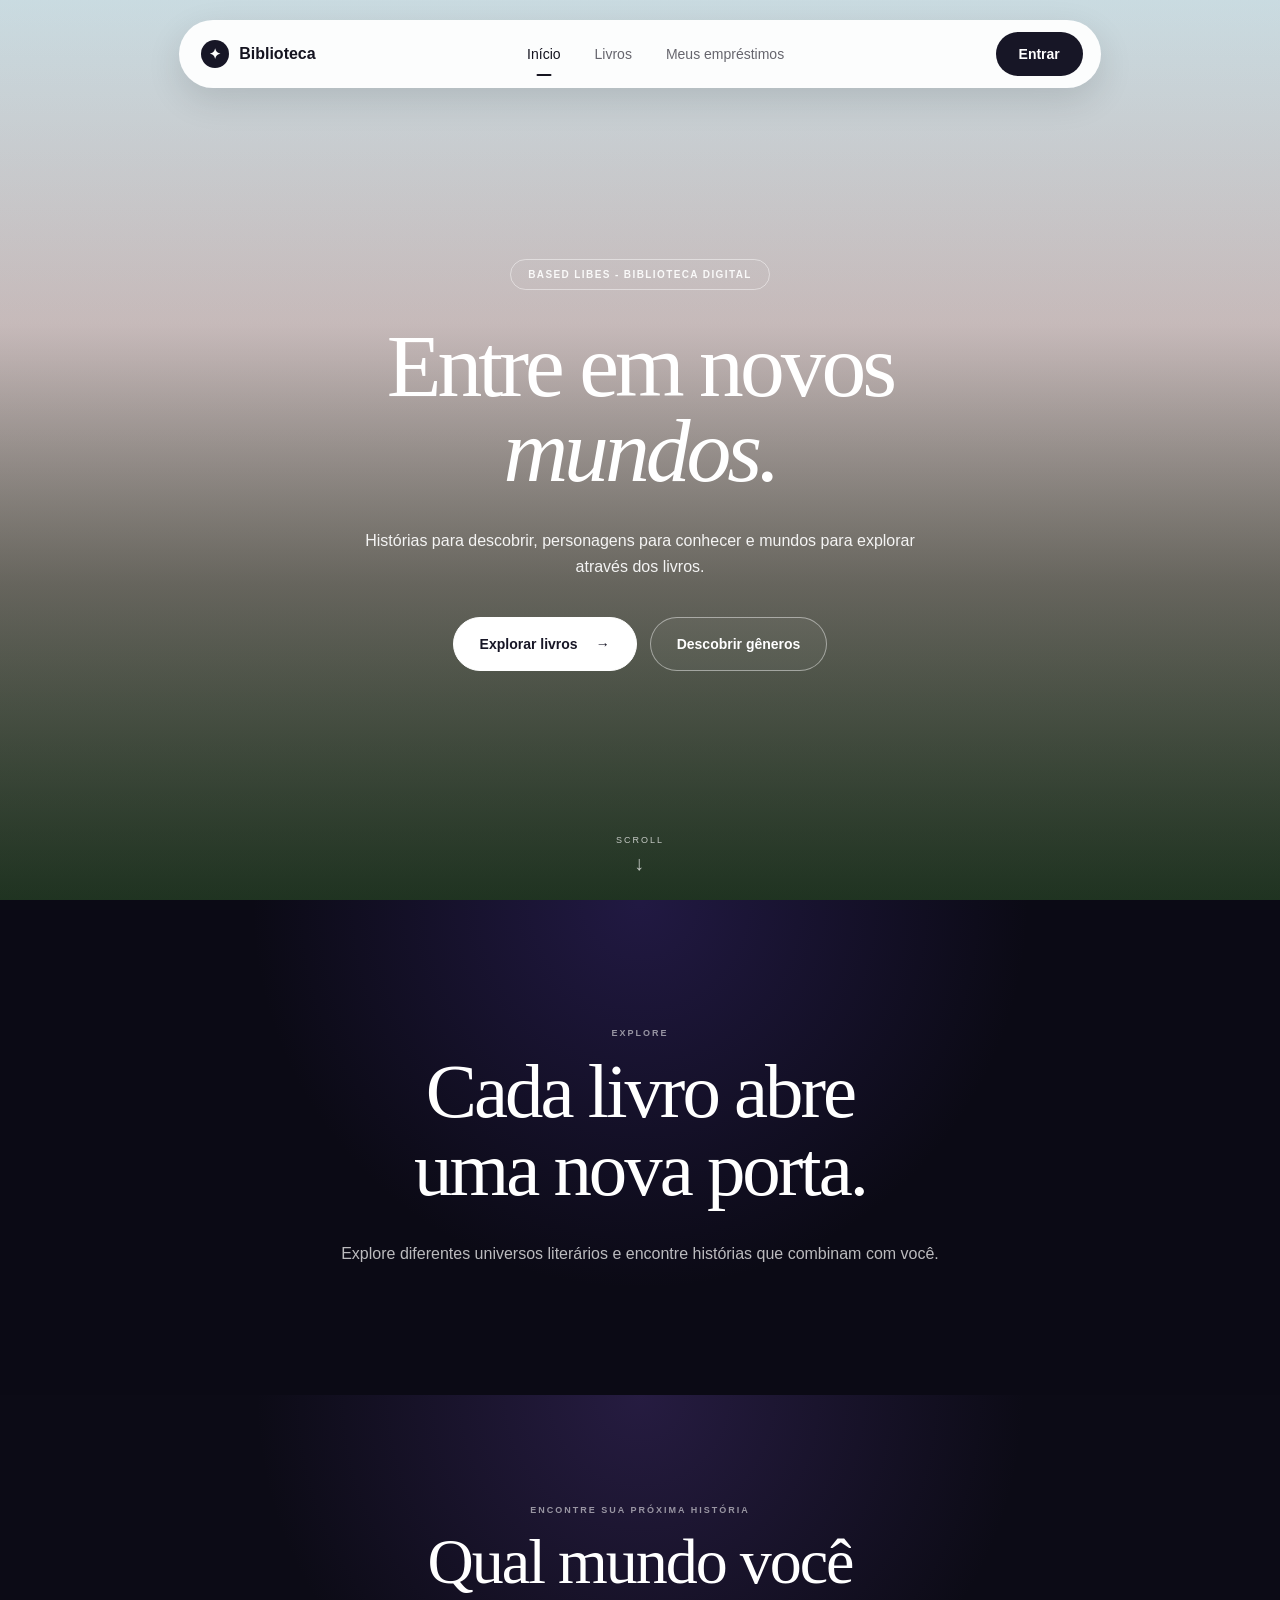
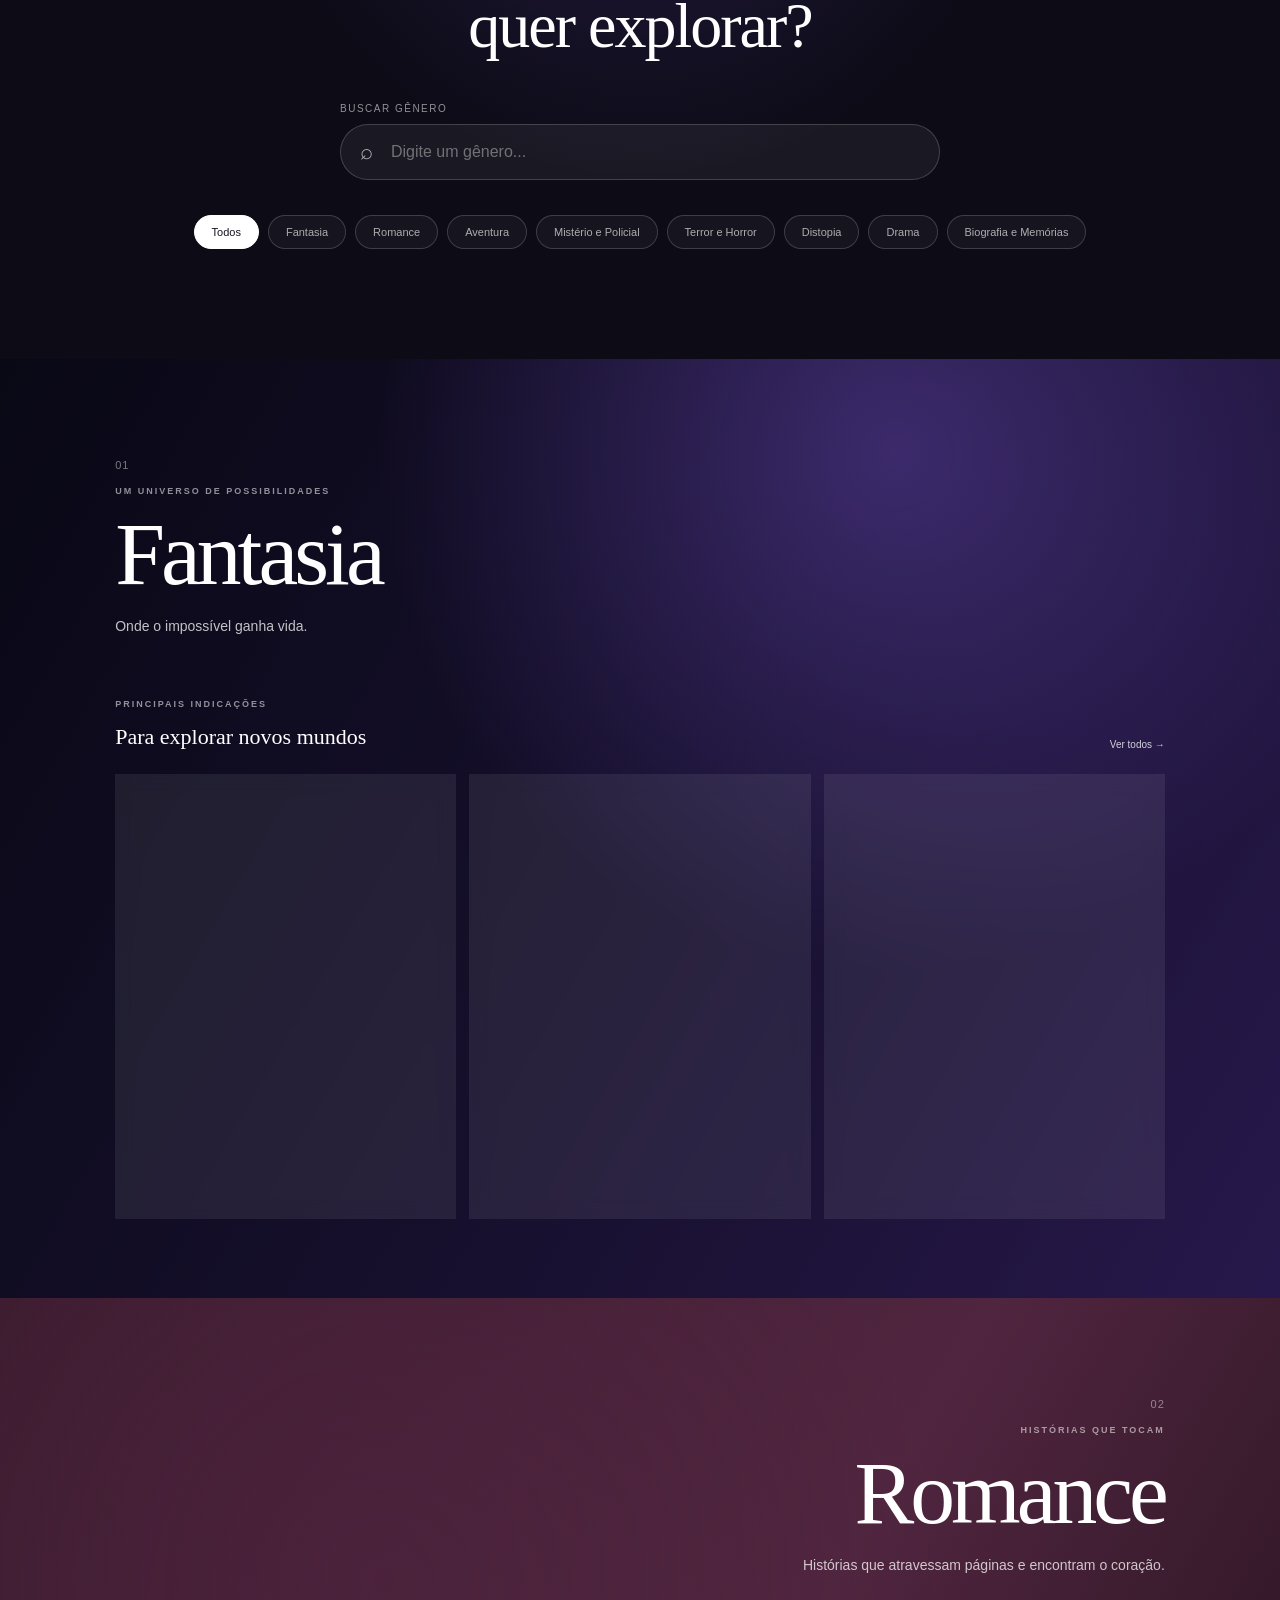
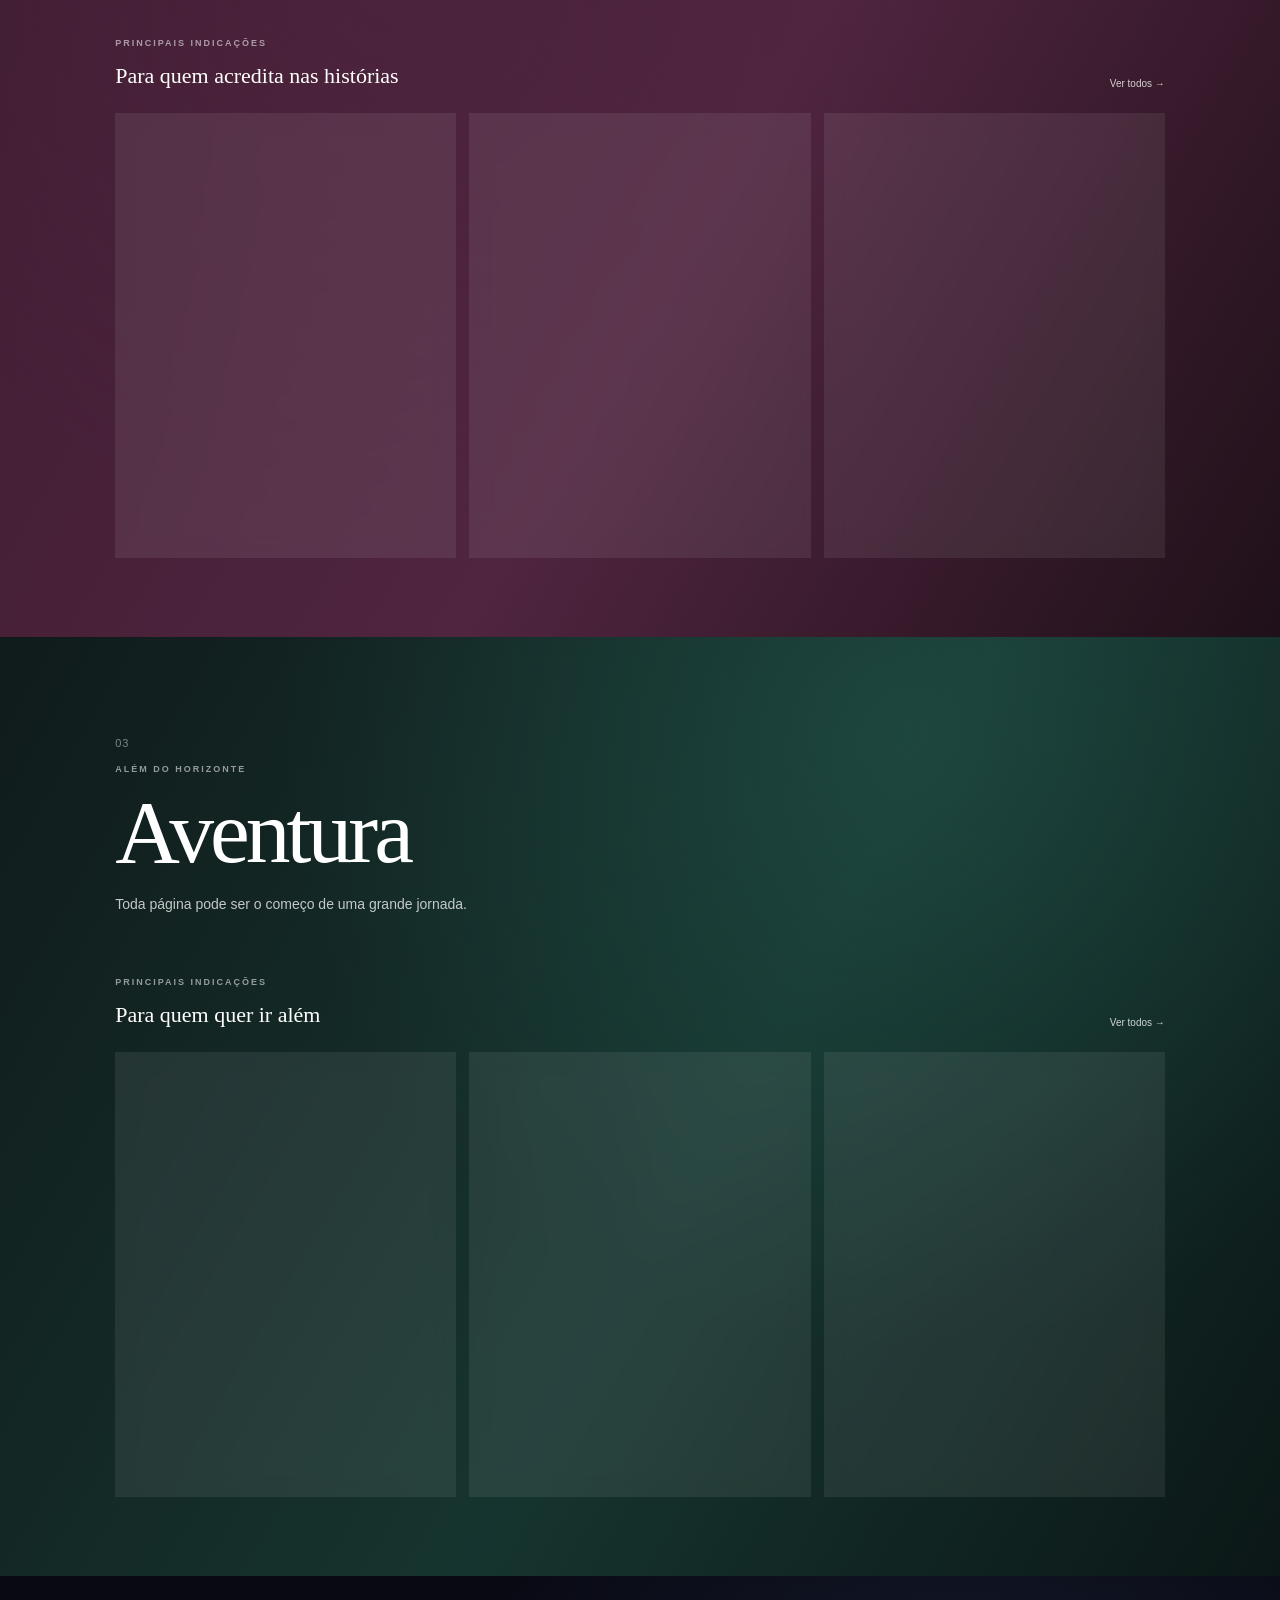
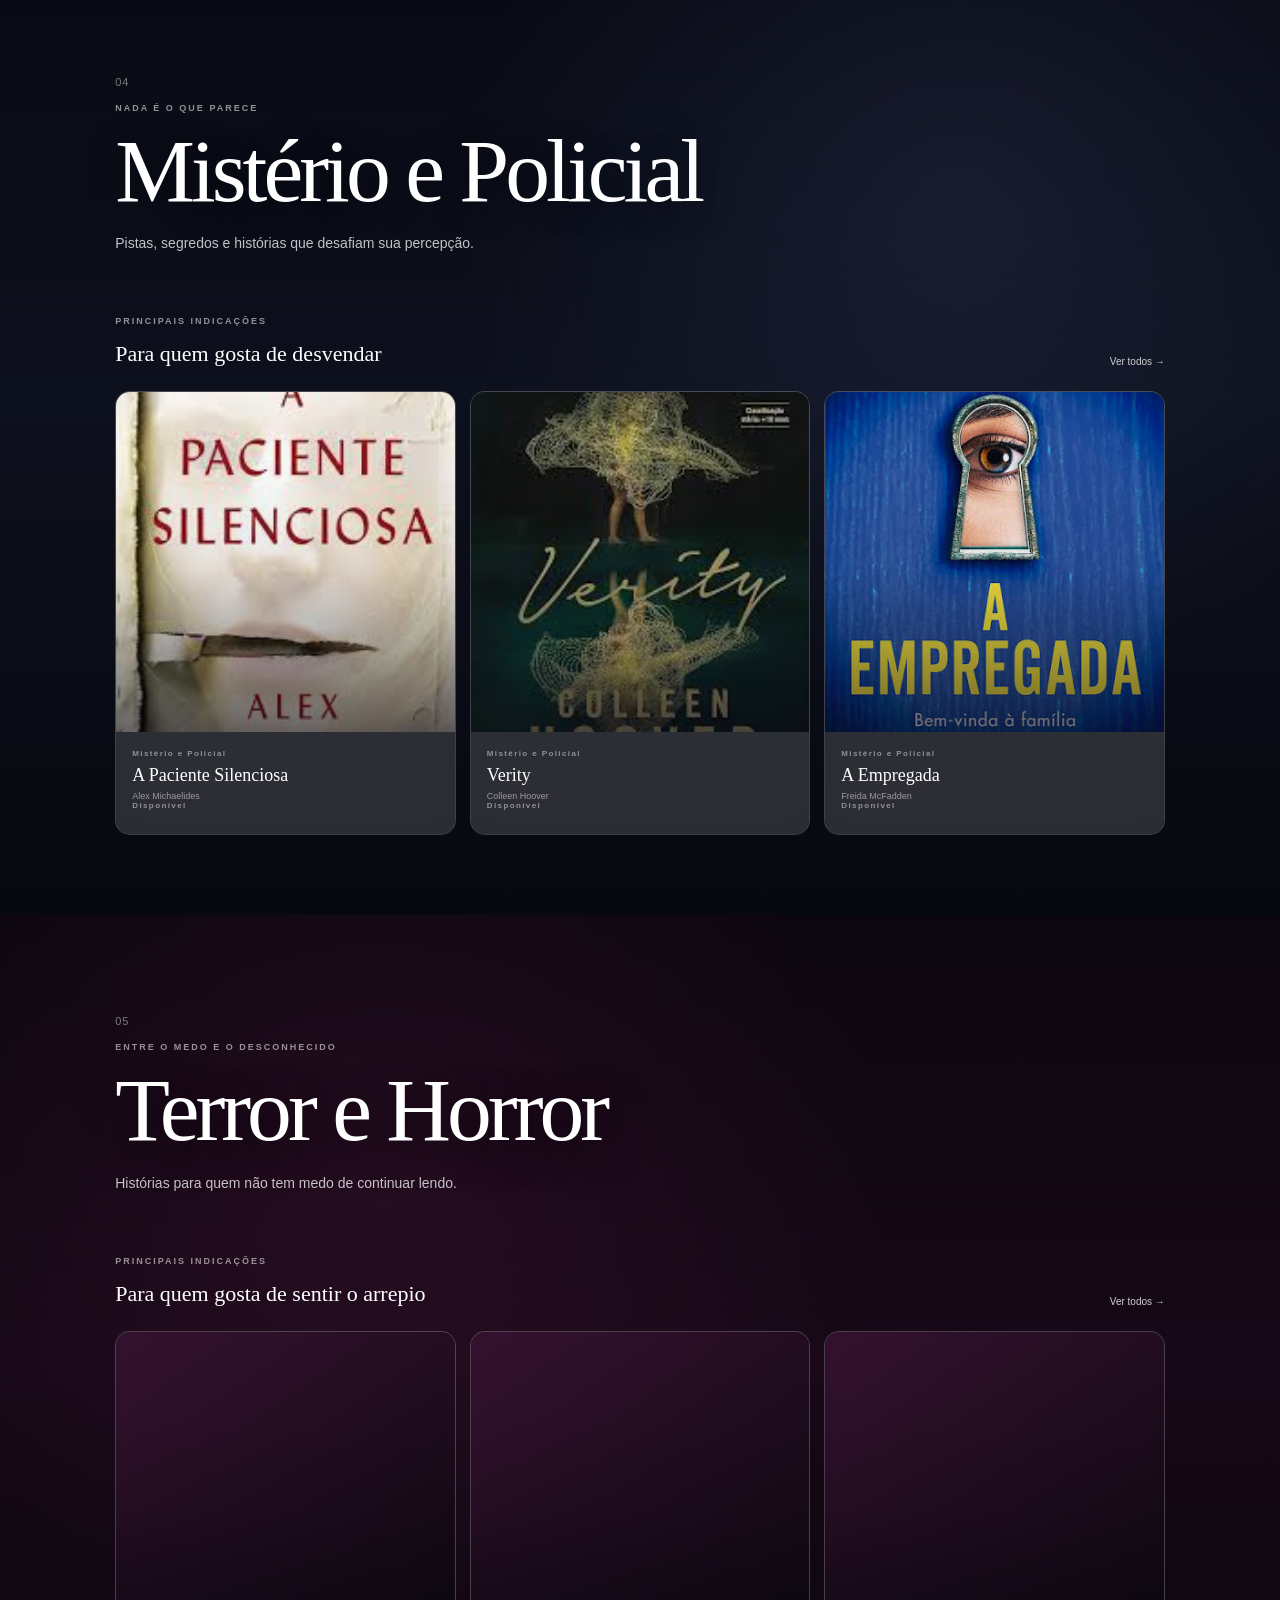
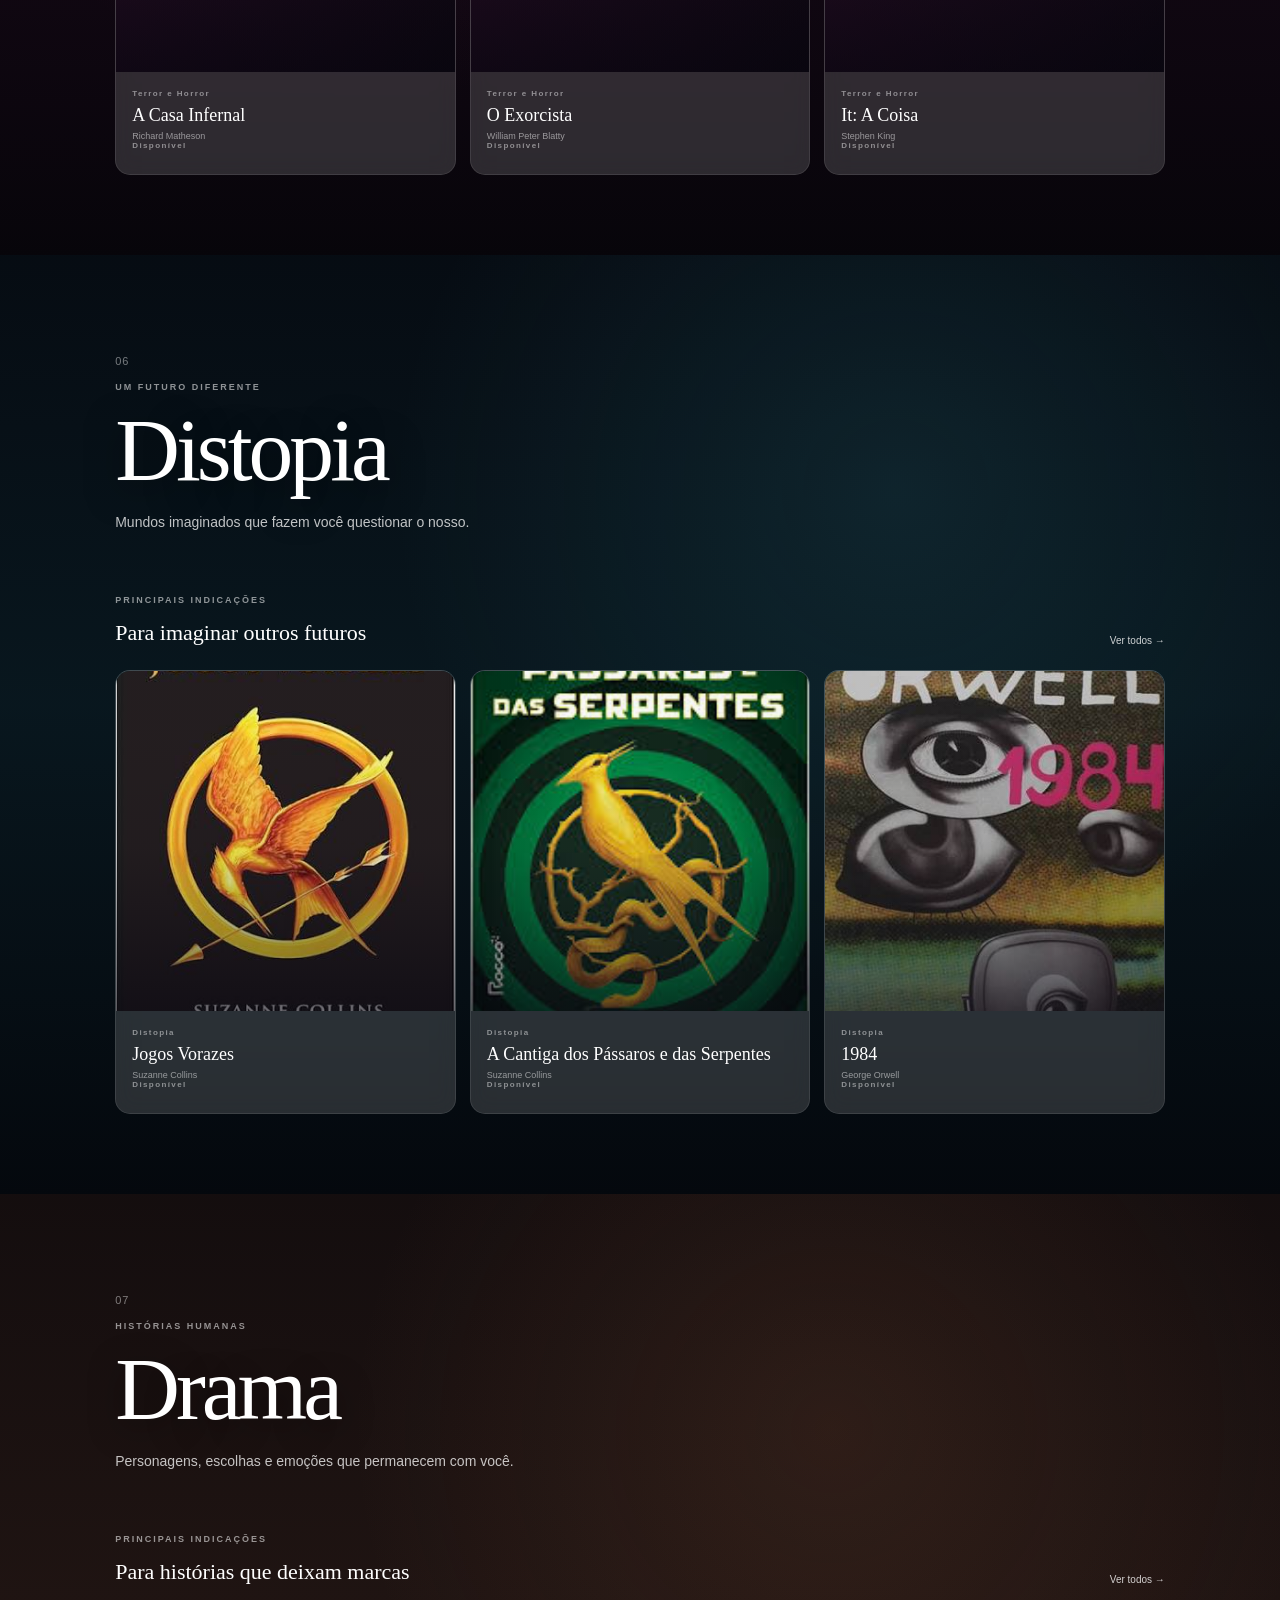
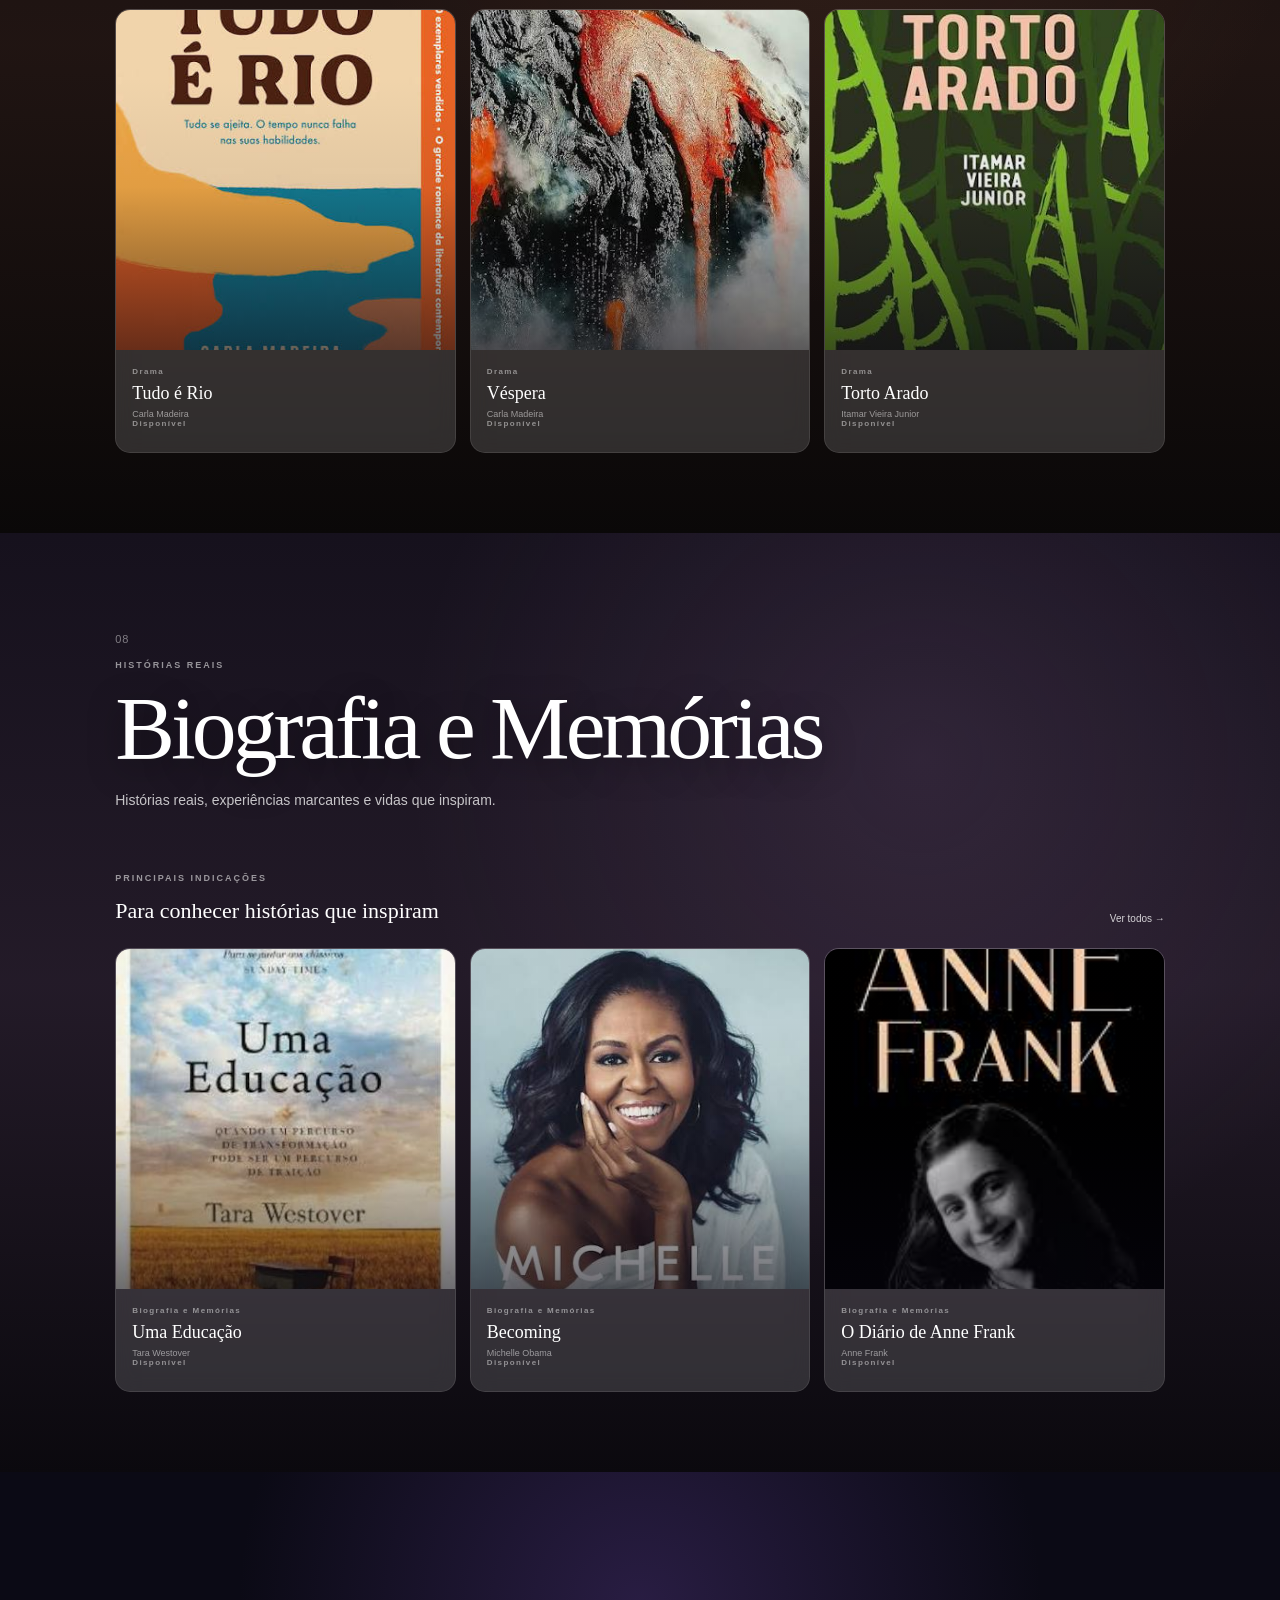
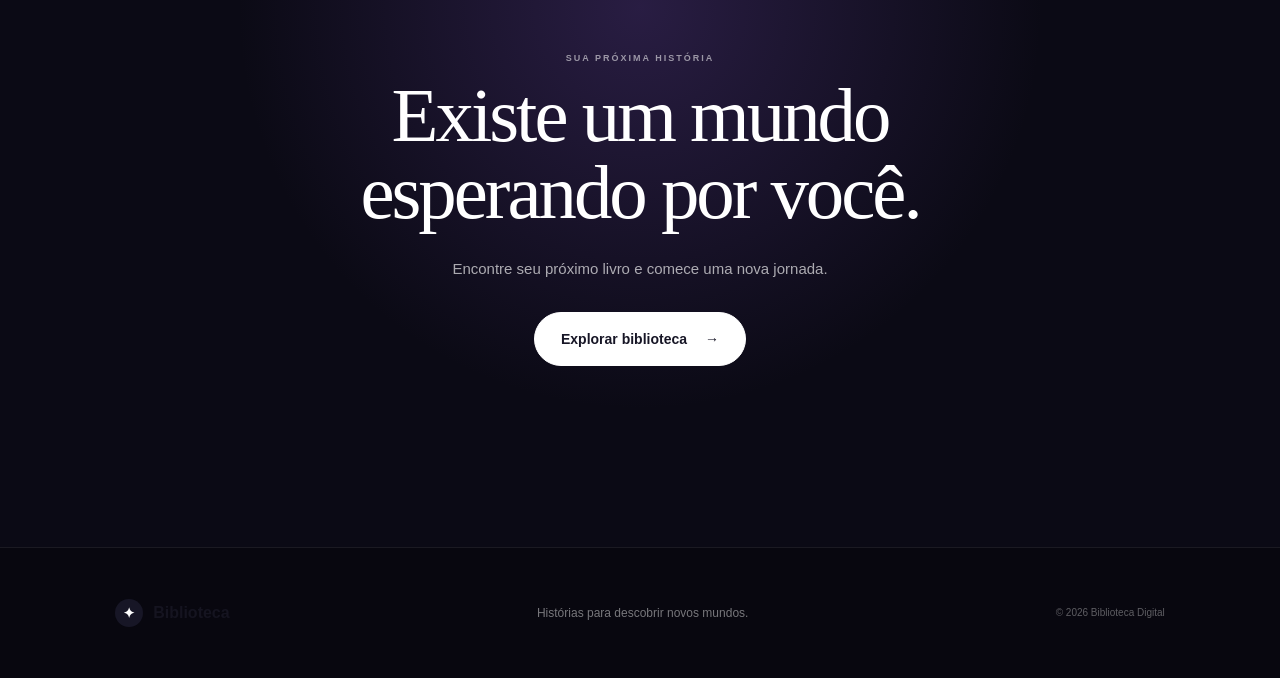
<file: index.html>
<!DOCTYPE html>
<html lang="pt-BR">
 <head>
  <meta charset="utf-8"/>
  <meta content="width=device-width, initial-scale=1.0" name="viewport"/>
  <title>
   Based Libes
  </title>
  <meta content="Entre em novos mundos atrav&eacute;s dos livros." name="description"/>
  <link href="css/style.css" rel="stylesheet"/>
 </head>
 <body>
  <!-- =========================================================
         NAVBAR
         ========================================================= -->
  <header class="navbar-wrapper">
   <nav class="navbar">
    <a class="brand" href="index.html">
     <span class="brand-icon">
      ✦
     </span>
     <span>
      Biblioteca
     </span>
    </a>
    <div class="nav-links">
     <a class="nav-link active" href="index.html">
      In&iacute;cio
     </a>
     <a class="nav-link" href="livros.html">
      Livros
     </a>
     <a class="nav-link" href="meus-emprestimos.html">
      Meus empr&eacute;stimos
     </a>
    </div>
    <a class="nav-login" href="login.html">
     Entrar
    </a>
   </nav>
  </header>
  <!-- =========================================================
         HERO
         ========================================================= -->
  <main>
   <section class="hero" id="inicio">
    <div class="hero-overlay">
    </div>
    <div class="hero-content">
     <span class="hero-label">
     BASED LIBES - BIBLIOTECA DIGITAL
     </span>
     <h1>
      Entre em novos
      <br/>
      <em>
       mundos.
      </em>
     </h1>
     <p>
      Hist&oacute;rias para descobrir, personagens para conhecer e mundos para
                    explorar atrav&eacute;s dos livros.
     </p>
     <div class="hero-actions">
      <a class="btn btn-primary" href="#explore">
       Explorar livros
       <span>
        &rarr;
       </span>
      </a>
      <button class="btn btn-secondary" id="openGenreFilter" type="button">
       Descobrir g&ecirc;neros
      </button>
     </div>
    </div>
    <a class="scroll-indicator" href="#explore">
     <span>
      SCROLL
     </span>
     <span class="scroll-arrow">
      &darr;
     </span>
    </a>
   </section>
   <!-- =====================================================
             INTRODUÇÃO
             ===================================================== -->
   <section class="intro-section" id="explore">
    <div class="intro-content">
     <span class="section-label">
      EXPLORE
     </span>
     <h2>
      Cada livro abre
      <br/>
      uma nova porta.
     </h2>
     <p>
      Explore diferentes universos liter&aacute;rios e encontre hist&oacute;rias
                    que combinam com voc&ecirc;.
     </p>
    </div>
   </section>
   <!-- =====================================================
             FILTRO / BUSCA POR GÊNERO
             ===================================================== -->
   <section aria-label="Buscar por g&ecirc;nero" class="genre-filter-section" id="genreFilterSection">
    <div class="genre-filter-container">
     <div class="genre-filter-heading">
      <span class="section-label">
       ENCONTRE SUA PR&Oacute;XIMA HIST&Oacute;RIA
      </span>
      <h2>
       Qual mundo voc&ecirc;
       <br/>
       quer explorar?
      </h2>
     </div>
     <div class="genre-search">
      <label for="genreSearch">
       Buscar g&ecirc;nero
      </label>
      <div class="search-wrapper">
       <span class="search-icon">
        &telrec;
       </span>
       <input autocomplete="off" id="genreSearch" placeholder="Digite um g&ecirc;nero..." type="search"/>
      </div>
     </div>
     <div class="genre-filter-buttons" id="genreFilterButtons">
      <button class="genre-filter-button active" data-filter="todos" type="button">
       Todos
      </button>
      <button class="genre-filter-button" data-filter="fantasia" type="button">
       Fantasia
      </button>
      <button class="genre-filter-button" data-filter="romance" type="button">
       Romance
      </button>
      <button class="genre-filter-button" data-filter="aventura" type="button">
       Aventura
      </button>
      <button class="genre-filter-button" data-filter="misterio-policial" type="button">
       Mist&eacute;rio e Policial
      </button>
      <button class="genre-filter-button" data-filter="terror-horror" type="button">
       Terror e Horror
      </button>
      <button class="genre-filter-button" data-filter="distopia" type="button">
       Distopia
      </button>
      <button class="genre-filter-button" data-filter="drama" type="button">
       Drama
      </button>
      <!-- GÊNERO 08 -->
      <button class="genre-filter-button" data-filter="biografia" type="button">
       Biografia e Mem&oacute;rias
      </button>
     </div>
    </div>
   </section>
   <!-- =====================================================
             GÊNERO 01 — FANTASIA
             ===================================================== -->
   <section class="genre-section genre-fantasy" data-genre="fantasia" id="fantasia">
    <div class="genre-inner">
     <div class="genre-header">
      <div class="genre-number">
       01
      </div>
      <span class="section-label">
       UM UNIVERSO DE POSSIBILIDADES
      </span>
      <h2>
       Fantasia
      </h2>
      <p>
       Onde o imposs&iacute;vel ganha vida.
      </p>
     </div>
     <div class="recommendations">
      <div class="recommendation-header">
       <div>
        <span class="section-label">
         PRINCIPAIS INDICA&Ccedil;&Otilde;ES
        </span>
        <h3>
         Para explorar novos mundos
        </h3>
       </div>
       <a href="livros.html?genero=fantasia">
        Ver todos &rarr;
       </a>
      </div>
      <div class="book-grid">
       <article class="book-card" data-book-id="fantasia-01" data-genre="fantasia" data-title="quarta asa">
        <div class="book-cover">
         <img alt="Capa do livro Quarta Asa, de Rebecca Yarros" class="cover-image" decoding="async" loading="lazy" src="css/imagens/Fantasia/quarta asa.jpg"/>
       
        </div>
        <div class="book-info">
         <span class="book-category">
          Fantasia
         </span>
         <h4 class="book-title">
          Quarta Asa
         </h4>
         <p class="book-author">
          Rebecca Yarros
         </p>
         <span class="book-status available">
          Dispon&iacute;vel
         </span>
        </div>
       </article>
       <article class="book-card" data-book-id="fantasia-02" data-genre="fantasia" data-title="onyx storm">
        <div class="book-cover">
         <img alt="Capa do livro Onyx Storm, de Rebecca Yarros" class="cover-image" decoding="async" loading="lazy" src="css/imagens/Fantasia/Onyx Storm.jpg"/>
         
        </div>
        <div class="book-info">
         <span class="book-category">
          Fantasia
         </span>
         <h4 class="book-title">
          Onyx Storm
         </h4>
         <p class="book-author">
          Rebecca Yarros
         </p>
         <span class="book-status available">
          Dispon&iacute;vel
         </span>
        </div>
       </article>
       <article class="book-card" data-book-id="fantasia-03" data-genre="fantasia" data-title="alchemised">
        <div class="book-cover">
         <img alt="Capa do livro Alchemised, de SenLinYu" class="cover-image" decoding="async" loading="lazy" src="css/imagens/Fantasia/Alchemised.jpg"/>
         
        </div>
        <div class="book-info">
         <span class="book-category">
          Fantasia
         </span>
         <h4 class="book-title">
          Alchemised
         </h4>
         <p class="book-author">
          SenLinYu
         </p>
         <span class="book-status available">
          Dispon&iacute;vel
         </span>
        </div>
       </article>
      </div>
     </div>
    </div>
   </section>
   <!-- =====================================================
             GÊNERO 02 — ROMANCE
             ===================================================== -->
   <section class="genre-section genre-romance" data-genre="romance" id="romance">
    <div class="genre-inner">
     <div class="genre-header">
      <div class="genre-number">
       02
      </div>
      <span class="section-label">
       HIST&Oacute;RIAS QUE TOCAM
      </span>
      <h2>
       Romance
      </h2>
      <p>
       Hist&oacute;rias que atravessam p&aacute;ginas e encontram o cora&ccedil;&atilde;o.
      </p>
     </div>
     <div class="recommendations">
      <div class="recommendation-header">
       <div>
        <span class="section-label">
         PRINCIPAIS INDICA&Ccedil;&Otilde;ES
        </span>
        <h3>
         Para quem acredita nas hist&oacute;rias
        </h3>
       </div>
       <a href="livros.html?genero=romance">
        Ver todos &rarr;
       </a>
      </div>
      <div class="book-grid">
       <article class="book-card" data-book-id="romance-01" data-genre="romance" data-title="melhor do que nos filmes">
        <div class="book-cover">
         <img alt="Capa do livro Melhor do que nos Filmes, de Lynn Painter" class="cover-image" decoding="async" loading="lazy" src="css/imagens/Romance/Melhor do que nos Filmes.jpg"/>
       
        </div>
        <div class="book-info">
         <span class="book-category">
          Romance
         </span>
         <h4 class="book-title">
          Melhor do que nos Filmes
         </h4>
         <p class="book-author">
          Lynn Painter
         </p>
         <span class="book-status available">
          Dispon&iacute;vel
         </span>
        </div>
       </article>
       <article class="book-card" data-book-id="romance-02" data-genre="romance" data-title="uma farsa de amor na espanha">
        <div class="book-cover">
         <img alt="Capa do livro Uma Farsa de Amor na Espanha, de Elena Armas" class="cover-image" decoding="async" loading="lazy" src="css/imagens/Romance/Uma Farsa de Amor na Espanha.jpg"/>
         
        </div>
        <div class="book-info">
         <span class="book-category">
          Romance
         </span>
         <h4 class="book-title">
          Uma Farsa de Amor na Espanha
         </h4>
         <p class="book-author">
          Elena Armas
         </p>
         <span class="book-status available">
          Dispon&iacute;vel
         </span>
        </div>
       </article>
       <article class="book-card" data-book-id="romance-03" data-genre="romance" data-title="a hip&oacute;tese do amor">
        <div class="book-cover">
         <img alt="Capa do livro A Hip&oacute;tese do Amor, de Ali Hazelwood" class="cover-image" decoding="async" loading="lazy" src="css/imagens/Romance/A Hipótese do Amor.jpg"/>
         <span class="cover-number">
          03
         </span>
         <span class="cover-icon">
          ♡
         </span>
         <span class="cover-genre">
          Romance
         </span>
        </div>
        <div class="book-info">
         <span class="book-category">
          Romance
         </span>
         <h4 class="book-title">
          A Hip&oacute;tese do Amor
         </h4>
         <p class="book-author">
          Ali Hazelwood
         </p>
         <span class="book-status available">
          Dispon&iacute;vel
         </span>
        </div>
       </article>
      </div>
     </div>
    </div>
   </section>
   <!-- =====================================================
             GÊNERO 03 — AVENTURA
             ===================================================== -->
   <section class="genre-section genre-adventure" data-genre="aventura" id="aventura">
    <div class="genre-inner">
     <div class="genre-header">
      <div class="genre-number">
       03
      </div>
      <span class="section-label">
       AL&Eacute;M DO HORIZONTE
      </span>
      <h2>
       Aventura
      </h2>
      <p>
       Toda p&aacute;gina pode ser o come&ccedil;o de uma grande jornada.
      </p>
     </div>
     <div class="recommendations">
      <div class="recommendation-header">
       <div>
        <span class="section-label">
         PRINCIPAIS INDICA&Ccedil;&Otilde;ES
        </span>
        <h3>
         Para quem quer ir al&eacute;m
        </h3>
       </div>
       <a href="livros.html?genero=aventura">
        Ver todos &rarr;
       </a>
      </div>
      <div class="book-grid">
       <article class="book-card" data-book-id="aventura-01" data-genre="aventura" data-title="a ilha do tesouro">
        <div class="book-cover">
         <img alt="Capa do livro A Ilha do Tesouro, de Robert Louis Stevenson" class="cover-image" decoding="async" loading="lazy" src="css/imagens/Aventura/A Ilha do Tesouro.jpg"/>
        
        </div>
        <div class="book-info">
         <span class="book-category">
          Aventura
         </span>
         <h4 class="book-title">
          A Ilha do Tesouro
         </h4>
         <p class="book-author">
          Robert Louis Stevenson
         </p>
         <span class="book-status available">
          Dispon&iacute;vel
         </span>
        </div>
       </article>
       <article class="book-card" data-book-id="aventura-02" data-genre="aventura" data-title="jogador n&ordm; 1">
        <div class="book-cover">
         <img alt="Capa do livro Jogador N&ordm; 1, de Ernest Cline" class="cover-image" decoding="async" loading="lazy" src="css/imagens/Aventura/Jogador Nº 1.jpg"/>
        
        </div>
        <div class="book-info">
         <span class="book-category">
          Aventura
         </span>
         <h4 class="book-title">
          Jogador N&ordm; 1
         </h4>
         <p class="book-author">
          Ernest Cline
         </p>
         <span class="book-status available">
          Dispon&iacute;vel
         </span>
        </div>
       </article>
       <article class="book-card" data-book-id="aventura-03" data-genre="aventura" data-title="o mar sem estrelas">
        <div class="book-cover">
         <img alt="Capa do livro O Mar Sem Estrelas, de Erin Morgenstern" class="cover-image" decoding="async" loading="lazy" src="css/imagens/Aventura/O Mar Sem Estrelas.jpg"/>
         
        </div>
        <div class="book-info">
         <span class="book-category">
          Aventura
         </span>
         <h4 class="book-title">
          O Mar Sem Estrelas
         </h4>
         <p class="book-author">
          Erin Morgenstern
         </p>
         <span class="book-status available">
          Dispon&iacute;vel
         </span>
        </div>
       </article>
      </div>
     </div>
    </div>
   </section>
   <!-- =====================================================
             GÊNERO 04 — MISTÉRIO E POLICIAL
             ===================================================== -->
   <section class="genre-section genre-mystery" data-genre="misterio-policial" id="misterio-policial">
    <div class="genre-inner">
     <div class="genre-header">
      <div class="genre-number">
       04
      </div>
      <span class="section-label">
       NADA &Eacute; O QUE PARECE
      </span>
      <h2>
       Mist&eacute;rio e Policial
      </h2>
      <p>
       Pistas, segredos e hist&oacute;rias que desafiam sua percep&ccedil;&atilde;o.
      </p>
     </div>
     <div class="recommendations">
      <div class="recommendation-header">
       <div>
        <span class="section-label">
         PRINCIPAIS INDICA&Ccedil;&Otilde;ES
        </span>
        <h3>
         Para quem gosta de desvendar
        </h3>
       </div>
       <a href="livros.html?genero=misterio-policial">
        Ver todos &rarr;
       </a>
      </div>
      <div class="book-grid">
       <article class="book-card" data-book-id="misterio-policial-01" data-genre="misterio-policial" data-title="a paciente silenciosa">
        <div class="book-cover">
         <img alt="Capa do livro A Paciente Silenciosa, de Alex Michaelides" class="cover-image" decoding="async" loading="lazy" src="css/imagens/Mistério e Policial/A Paciente Silenciosa.jpg"/>
        
        </div>
        <div class="book-info">
         <span class="book-category">
          Mist&eacute;rio e Policial
         </span>
         <h4 class="book-title">
          A Paciente Silenciosa
         </h4>
         <p class="book-author">
          Alex Michaelides
         </p>
         <span class="book-status available">
          Dispon&iacute;vel
         </span>
        </div>
       </article>
       <article class="book-card" data-book-id="misterio-policial-02" data-genre="misterio-policial" data-title="verity">
        <div class="book-cover">
         <img alt="Capa do livro Verity, de Colleen Hoover" class="cover-image" decoding="async" loading="lazy" src="css/imagens/Mistério e Policial/Verity.jpg"/>
         
        </div>
        <div class="book-info">
         <span class="book-category">
          Mist&eacute;rio e Policial
         </span>
         <h4 class="book-title">
          Verity
         </h4>
         <p class="book-author">
          Colleen Hoover
         </p>
         <span class="book-status available">
          Dispon&iacute;vel
         </span>
        </div>
       </article>
       <article class="book-card" data-book-id="misterio-policial-03" data-genre="misterio-policial" data-title="a empregada">
        <div class="book-cover">
         <img alt="Capa do livro A Empregada, de Freida McFadden" class="cover-image" decoding="async" loading="lazy" src="css/imagens/Mistério e Policial/A Empregada.jpg"/>
         
        </div>
        <div class="book-info">
         <span class="book-category">
          Mist&eacute;rio e Policial
         </span>
         <h4 class="book-title">
          A Empregada
         </h4>
         <p class="book-author">
          Freida McFadden
         </p>
         <span class="book-status available">
          Dispon&iacute;vel
         </span>
        </div>
       </article>
      </div>
     </div>
    </div>
   </section>
   <!-- =====================================================
             GÊNERO 05 — TERROR E HORROR
             ===================================================== -->
   <section class="genre-section genre-horror" data-genre="terror-horror" id="terror-horror">
    <div class="genre-inner">
     <div class="genre-header">
      <div class="genre-number">
       05
      </div>
      <span class="section-label">
       ENTRE O MEDO E O DESCONHECIDO
      </span>
      <h2>
       Terror e Horror
      </h2>
      <p>
       Hist&oacute;rias para quem n&atilde;o tem medo de continuar lendo.
      </p>
     </div>
     <div class="recommendations">
      <div class="recommendation-header">
       <div>
        <span class="section-label">
         PRINCIPAIS INDICA&Ccedil;&Otilde;ES
        </span>
        <h3>
         Para quem gosta de sentir o arrepio
        </h3>
       </div>
       <a href="livros.html?genero=terror-horror">
        Ver todos &rarr;
       </a>
      </div>
      <div class="book-grid">
       <article class="book-card" data-book-id="terror-horror-01" data-genre="terror-horror" data-title="a casa infernal">
        <div class="book-cover">
         <img alt="Capa do livro A Casa Infernal, de Richard Matheson" class="cover-image" decoding="async" loading="lazy" src="css/imagens/Terror e Horror/A Casa Infernal — Richard Matheson.jpg"/>
         
        </div>
        <div class="book-info">
         <span class="book-category">
          Terror e Horror
         </span>
         <h4 class="book-title">
          A Casa Infernal
         </h4>
         <p class="book-author">
          Richard Matheson
         </p>
         <span class="book-status available">
          Dispon&iacute;vel
         </span>
        </div>
       </article>
       <article class="book-card" data-book-id="terror-horror-02" data-genre="terror-horror" data-title="o exorcista">
        <div class="book-cover">
         <img alt="Capa do livro O Exorcista, de William Peter Blatty" class="cover-image" decoding="async" loading="lazy" src="css/imagens/Terror e Horror/O Exorcista — William Peter Blatty.jpg"/>
         
        </div>
        <div class="book-info">
         <span class="book-category">
          Terror e Horror
         </span>
         <h4 class="book-title">
          O Exorcista
         </h4>
         <p class="book-author">
          William Peter Blatty
         </p>
         <span class="book-status available">
          Dispon&iacute;vel
         </span>
        </div>
       </article>
       <article class="book-card" data-book-id="terror-horror-03" data-genre="terror-horror" data-title="it: a coisa">
        <div class="book-cover">
         <img alt="Capa do livro It: A Coisa, de Stephen King" class="cover-image" decoding="async" loading="lazy" src="css/imagens/Terror e Horror/It- A Coisa — Stephen King.jpg"/>
         
        </div>
        <div class="book-info">
         <span class="book-category">
          Terror e Horror
         </span>
         <h4 class="book-title">
          It: A Coisa
         </h4>
         <p class="book-author">
          Stephen King
         </p>
         <span class="book-status available">
          Dispon&iacute;vel
         </span>
        </div>
       </article>
      </div>
     </div>
    </div>
   </section>
   <!-- =====================================================
             GÊNERO 06 — DISTOPIA
             ===================================================== -->
   <section class="genre-section genre-dystopia" data-genre="distopia" id="distopia">
    <div class="genre-inner">
     <div class="genre-header">
      <div class="genre-number">
       06
      </div>
      <span class="section-label">
       UM FUTURO DIFERENTE
      </span>
      <h2>
       Distopia
      </h2>
      <p>
       Mundos imaginados que fazem voc&ecirc; questionar o nosso.
      </p>
     </div>
     <div class="recommendations">
      <div class="recommendation-header">
       <div>
        <span class="section-label">
         PRINCIPAIS INDICA&Ccedil;&Otilde;ES
        </span>
        <h3>
         Para imaginar outros futuros
        </h3>
       </div>
       <a href="livros.html?genero=distopia">
        Ver todos &rarr;
       </a>
      </div>
      <div class="book-grid">
       <article class="book-card" data-book-id="distopia-01" data-genre="distopia" data-title="jogos vorazes">
        <div class="book-cover">
         <img alt="Capa do livro Jogos Vorazes, de Suzanne Collins" class="cover-image" decoding="async" loading="lazy" src="css/imagens/Distopia/Jogos Vorazes.jpg"/>
        
         </span>
        </div>
        <div class="book-info">
         <span class="book-category">
          Distopia
         </span>
         <h4 class="book-title">
          Jogos Vorazes
         </h4>
         <p class="book-author">
          Suzanne Collins
         </p>
         <span class="book-status available">
          Dispon&iacute;vel
         </span>
        </div>
       </article>
       <article class="book-card" data-book-id="distopia-02" data-genre="distopia" data-title="a cantiga dos p&aacute;ssaros e das serpentes">
        <div class="book-cover">
         <img alt="Capa do livro A Cantiga dos P&aacute;ssaros e das Serpentes, de Suzanne Collins" class="cover-image" decoding="async" loading="lazy" src="css/imagens/Distopia/A Cantiga dos Pássaros e das Serpentes.jpg"/>
         
        </div>
        <div class="book-info">
         <span class="book-category">
          Distopia
         </span>
         <h4 class="book-title">
          A Cantiga dos P&aacute;ssaros e das Serpentes
         </h4>
         <p class="book-author">
          Suzanne Collins
         </p>
         <span class="book-status available">
          Dispon&iacute;vel
         </span>
        </div>
       </article>
       <article class="book-card" data-book-id="distopia-03" data-genre="distopia" data-title="1984">
        <div class="book-cover">
         <img alt="Capa do livro 1984, de George Orwell" class="cover-image" decoding="async" loading="lazy" src="css/imagens/Distopia/1984.jpg"/>
         
        </div>
        <div class="book-info">
         <span class="book-category">
          Distopia
         </span>
         <h4 class="book-title">
          1984
         </h4>
         <p class="book-author">
          George Orwell
         </p>
         <span class="book-status available">
          Dispon&iacute;vel
         </span>
        </div>
       </article>
      </div>
     </div>
    </div>
   </section>
   <!-- =====================================================
             GÊNERO 07 — DRAMA
             ===================================================== -->
   <section class="genre-section genre-drama" data-genre="drama" id="drama">
    <div class="genre-inner">
     <div class="genre-header">
      <div class="genre-number">
       07
      </div>
      <span class="section-label">
       HIST&Oacute;RIAS HUMANAS
      </span>
      <h2>
       Drama
      </h2>
      <p>
       Personagens, escolhas e emo&ccedil;&otilde;es que permanecem com voc&ecirc;.
      </p>
     </div>
     <div class="recommendations">
      <div class="recommendation-header">
       <div>
        <span class="section-label">
         PRINCIPAIS INDICA&Ccedil;&Otilde;ES
        </span>
        <h3>
         Para hist&oacute;rias que deixam marcas
        </h3>
       </div>
       <a href="livros.html?genero=drama">
        Ver todos &rarr;
       </a>
      </div>
      <div class="book-grid">
       <article class="book-card" data-book-id="drama-01" data-genre="drama" data-title="tudo &eacute; rio">
        <div class="book-cover">
         <img alt="Capa do livro Tudo &eacute; Rio, de Carla Madeira" class="cover-image" decoding="async" loading="lazy" src="css/imagens/Drama/Tudo é Rio.jpg"/>
         
        </div>
        <div class="book-info">
         <span class="book-category">
          Drama
         </span>
         <h4 class="book-title">
          Tudo &eacute; Rio
         </h4>
         <p class="book-author">
          Carla Madeira
         </p>
         <span class="book-status available">
          Dispon&iacute;vel
         </span>
        </div>
       </article>
       <article class="book-card" data-book-id="drama-02" data-genre="drama" data-title="v&eacute;spera">
        <div class="book-cover">
         <img alt="Capa do livro V&eacute;spera, de Carla Madeira" class="cover-image" decoding="async" loading="lazy" src="css/imagens/Drama/Véspera.jpg"/>
         
        </div>
        <div class="book-info">
         <span class="book-category">
          Drama
         </span>
         <h4 class="book-title">
          V&eacute;spera
         </h4>
         <p class="book-author">
          Carla Madeira
         </p>
         <span class="book-status available">
          Dispon&iacute;vel
         </span>
        </div>
       </article>
       <article class="book-card" data-book-id="drama-03" data-genre="drama" data-title="torto arado">
        <div class="book-cover">
         <img alt="Capa do livro Torto Arado, de Itamar Vieira Junior" class="cover-image" decoding="async" loading="lazy" src="css/imagens/Drama/Torto Arado.jpg"/>
         
        </div>
        <div class="book-info">
         <span class="book-category">
          Drama
         </span>
         <h4 class="book-title">
          Torto Arado
         </h4>
         <p class="book-author">
          Itamar Vieira Junior
         </p>
         <span class="book-status available">
          Dispon&iacute;vel
         </span>
        </div>
       </article>
      </div>
     </div>
    </div>
   </section>
   <!-- =====================================================
             GÊNERO 08 — COMÉDIA
             ===================================================== -->
   <section class="genre-section genre-comedy genre-biography" data-genre="biografia" id="biografia">
    <div class="genre-inner">
     <div class="genre-header">
      <div class="genre-number">
       08
      </div>
      <span class="section-label">
       HIST&Oacute;RIAS REAIS
      </span>
      <h2>
       Biografia e Mem&oacute;rias
      </h2>
      <p>
       Hist&oacute;rias reais, experi&ecirc;ncias marcantes e vidas que inspiram.
      </p>
     </div>
     <div class="recommendations">
      <div class="recommendation-header">
       <div>
        <span class="section-label">
         PRINCIPAIS INDICA&Ccedil;&Otilde;ES
        </span>
        <h3>
         Para conhecer hist&oacute;rias que inspiram
        </h3>
       </div>
       <a href="livros.html?genero=biografia">
        Ver todos &rarr;
       </a>
      </div>
      <div class="book-grid">
       <article class="book-card" data-book-id="biografia-01" data-genre="biografia" data-title="uma educa&ccedil;&atilde;o">
        <div class="book-cover">
         <img alt="Capa do livro Uma Educa&ccedil;&atilde;o, de Tara Westover" class="cover-image" decoding="async" loading="lazy" src="css/imagens/Biografia e Memórias/Uma Educação.jpg"/>
         
        </div>
        <div class="book-info">
         <span class="book-category">
          Biografia e Mem&oacute;rias
         </span>
         <h4 class="book-title">
          Uma Educa&ccedil;&atilde;o
         </h4>
         <p class="book-author">
          Tara Westover
         </p>
         <span class="book-status available">
          Dispon&iacute;vel
         </span>
        </div>
       </article>
       <article class="book-card" data-book-id="biografia-02" data-genre="biografia" data-title="becoming">
        <div class="book-cover">
         <img alt="Capa do livro Becoming, de Michelle Obama" class="cover-image" decoding="async" loading="lazy" src="css/imagens/Biografia e Memórias/Becoming.jpg"/>
         
        </div>
        <div class="book-info">
         <span class="book-category">
          Biografia e Mem&oacute;rias
         </span>
         <h4 class="book-title">
          Becoming
         </h4>
         <p class="book-author">
          Michelle Obama
         </p>
         <span class="book-status available">
          Dispon&iacute;vel
         </span>
        </div>
       </article>
       <article class="book-card" data-book-id="biografia-03" data-genre="biografia" data-title="o di&aacute;rio de anne frank">
        <div class="book-cover">
         <img alt="Capa do livro O Di&aacute;rio de Anne Frank, de Anne Frank" class="cover-image" decoding="async" loading="lazy" src="css/imagens/Biografia e Memórias/O Diário de Anne Frank.jpg"/>
         
        </div>
        <div class="book-info">
         <span class="book-category">
          Biografia e Mem&oacute;rias
         </span>
         <h4 class="book-title">
          O Di&aacute;rio de Anne Frank
         </h4>
         <p class="book-author">
          Anne Frank
         </p>
         <span class="book-status available">
          Dispon&iacute;vel
         </span>
        </div>
       </article>
      </div>
     </div>
    </div>
   </section>
   <!-- =====================================================
             CTA FINAL
             ===================================================== -->
   <section class="final-cta">
    <div class="final-cta-content">
     <span class="section-label">
      SUA PR&Oacute;XIMA HIST&Oacute;RIA
     </span>
     <h2>
      Existe um mundo
      <br/>
      esperando por voc&ecirc;.
     </h2>
     <p>
      Encontre seu pr&oacute;ximo livro e comece uma nova jornada.
     </p>
     <a class="btn btn-primary" href="livros.html">
      Explorar biblioteca
      <span>
       &rarr;
      </span>
     </a>
    </div>
   </section>
  </main>
  <!-- =========================================================
         FOOTER
         ========================================================= -->
  <footer class="footer">
   <div class="footer-content">
    <a class="brand" href="index.html">
     <span class="brand-icon">
      ✦
     </span>
     <span>
      Biblioteca
     </span>
    </a>
    <p>
     Hist&oacute;rias para descobrir novos mundos.
    </p>
    <span class="footer-copy">
     &copy; 2026 Biblioteca Digital
    </span>
   </div>
  </footer>
  <!-- =========================================================
         JAVASCRIPT DA BUSCA/FILTRO
         ========================================================= -->
  <script src="js/config.js"></script>
  <script src="js/auth.js"></script>
<script>
   document.addEventListener("DOMContentLoaded", () => {

            const filterSection =
                document.getElementById("genreFilterSection");

            const openFilterButton =
                document.getElementById("openGenreFilter");

            const searchInput =
                document.getElementById("genreSearch");

            const filterButtons =
                document.querySelectorAll(".genre-filter-button");

            const genreSections =
                document.querySelectorAll(".genre-section");


            /*
             * Botão "Descobrir gêneros"
             */

            if (openFilterButton) {

                openFilterButton.addEventListener("click", () => {

                    filterSection.scrollIntoView({
                        behavior: "smooth",
                        block: "start"
                    });

                    setTimeout(() => {

                        searchInput.focus();

                    }, 500);

                });

            }


            /*
             * Função principal do filtro
             */

            function filterGenres(value) {

                const normalizedValue =
                    value
                        .toLowerCase()
                        .normalize("NFD")
                        .replace(/[\u0300-\u036f]/g, "");


                genreSections.forEach(section => {

                    const genre =
                        section.dataset.genre || "";

                    const title =
                        section.querySelector("h2")?.textContent || "";

                    const searchableText =
                        `${genre} ${title}`
                            .toLowerCase()
                            .normalize("NFD")
                            .replace(/[\u0300-\u036f]/g, "");


                    if (
                        !normalizedValue ||
                        searchableText.includes(normalizedValue)
                    ) {

                        section.classList.remove("genre-hidden");

                    } else {

                        section.classList.add("genre-hidden");

                    }

                });

            }


            /*
             * Campo de busca
             */

            if (searchInput) {

                searchInput.addEventListener("input", event => {

                    filterGenres(event.target.value);


                    /*
                     * Quando o usuário começa a digitar,
                     * retiramos o estado "Todos".
                     */

                    if (event.target.value.trim() !== "") {

                        filterButtons.forEach(button => {

                            button.classList.remove("active");

                        });

                    } else {

                        filterButtons.forEach(button => {

                            button.classList.remove("active");

                        });

                        document
                            .querySelector('[data-filter="todos"]')
                            ?.classList.add("active");

                    }

                });

            }


            /*
             * Botões de gênero
             */

            filterButtons.forEach(button => {

                button.addEventListener("click", () => {

                    const selectedGenre =
                        button.dataset.filter;


                    filterButtons.forEach(item => {

                        item.classList.remove("active");

                    });

                    button.classList.add("active");


                    /*
                     * Limpa a busca textual quando
                     * o usuário escolhe um botão.
                     */

                    if (searchInput) {

                        searchInput.value = "";

                    }


                    if (selectedGenre === "todos") {

                        genreSections.forEach(section => {

                            section.classList.remove("genre-hidden");

                        });

                        return;

                    }


                    genreSections.forEach(section => {

                        if (
                            section.dataset.genre === selectedGenre
                        ) {

                            section.classList.remove("genre-hidden");

                        } else {

                            section.classList.add("genre-hidden");

                        }

                    });


                    /*
                     * Leva suavemente até o gênero escolhido.
                     */

                    const selectedSection =
                        document.querySelector(
                            `[data-genre="${selectedGenre}"]`
                        );


                    if (selectedSection) {

                        setTimeout(() => {

                            selectedSection.scrollIntoView({
                                behavior: "smooth",
                                block: "start"
                            });

                        }, 100);

                    }

                });

            });

        });
  </script>
 </body>
</html>
</file>
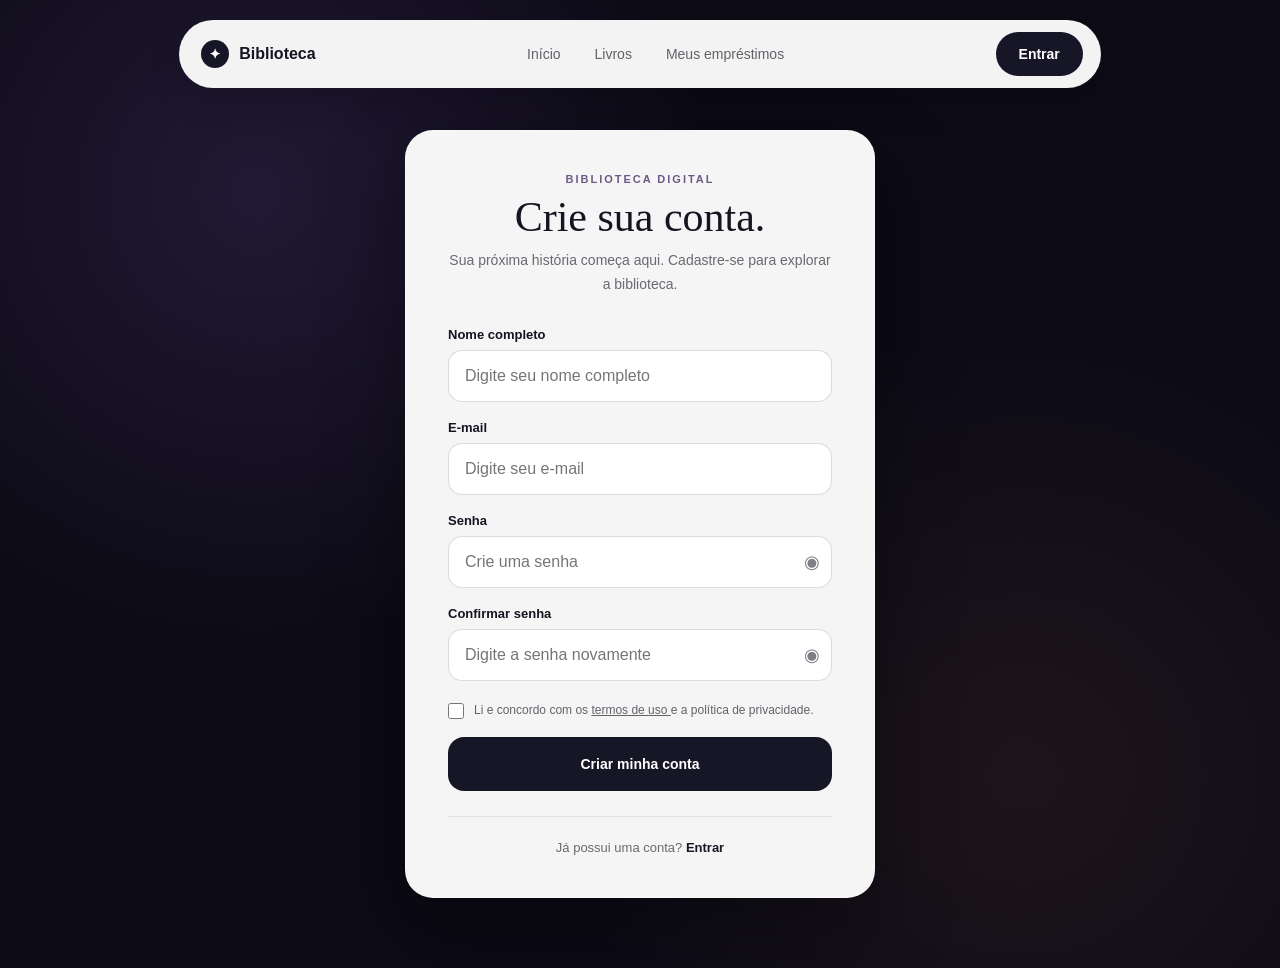
<file: cadastro.html>
<!DOCTYPE html>

<html lang="pt-BR">
<head>
<meta charset="utf-8"/>
<meta content="width=device-width, initial-scale=1.0" name="viewport"/>
<title>Criar conta | Biblioteca Digital</title>
<meta content="Crie sua conta de cliente na Biblioteca Digital." name="description"/>
<link href="css/style.css" rel="stylesheet"/>
<!-- Estilos específicos da página de cadastro -->

</head>
<body class="auth-page auth-register-page">
<!-- =========================================================
         NAVBAR
         ========================================================= -->
<header class="navbar-wrapper">
<nav class="navbar">
<a class="brand" href="index.html">
<span class="brand-icon">✦</span>
<span>Biblioteca</span>
</a>
<div class="nav-links">
<a class="nav-link" href="index.html">
                    Início
                </a>
<a class="nav-link" href="livros.html">
                    Livros
                </a>
<a class="nav-link" href="meus-emprestimos.html">
                    Meus empréstimos
                </a>
</div>
<a class="nav-login" href="login.html">
                Entrar
            </a>
</nav>
</header>
<!-- =========================================================
         CONTEÚDO PRINCIPAL
         ========================================================= -->
<main class="auth-main">
<section aria-labelledby="cadastroTitulo" class="auth-card">
<!-- =====================================================
                 FORMULÁRIO
                 ===================================================== -->
<div id="cadastroContainer">
<div class="auth-header">
<span class="auth-label">
                        BIBLIOTECA DIGITAL
                    </span>
<h1 class="auth-title" id="cadastroTitulo">
                        Crie sua conta.
                    </h1>
<p class="auth-subtitle">
                        Sua próxima história começa aqui.
                        Cadastre-se para explorar a biblioteca.
                    </p>
</div>
<form class="auth-form" id="cadastroForm" novalidate="">
<!-- NOME -->
<div class="form-group">
<label for="nome">
                            Nome completo
                        </label>
<input autocomplete="name" id="nome" maxlength="100" name="nome" placeholder="Digite seu nome completo" required="" type="text"/>
</div>
<!-- E-MAIL -->
<div class="form-group">
<label for="email">
                            E-mail
                        </label>
<input autocomplete="email" id="email" maxlength="120" name="email" placeholder="Digite seu e-mail" required="" type="email"/>
</div>
<!-- SENHA -->
<div class="form-group">
<label for="senha">
                            Senha
                        </label>
<div class="password-wrapper">
<input autocomplete="new-password" id="senha" minlength="6" name="senha" placeholder="Crie uma senha" required="" type="password"/>
<button aria-label="Mostrar senha" class="password-toggle" data-target="senha" title="Mostrar senha" type="button">
                                ◉
                            </button>
</div>
</div>
<!-- CONFIRMAR SENHA -->
<div class="form-group">
<label for="confirmarSenha">
                            Confirmar senha
                        </label>
<div class="password-wrapper">
<input autocomplete="new-password" id="confirmarSenha" minlength="6" name="confirmarSenha" placeholder="Digite a senha novamente" required="" type="password"/>
<button aria-label="Mostrar senha" class="password-toggle" data-target="confirmarSenha" title="Mostrar senha" type="button">
                                ◉
                            </button>
</div>
</div>
<!-- TERMOS -->
<label class="terms">
<input id="aceiteTermos" name="aceiteTermos" required="" type="checkbox"/>
<span>
                            Li e concordo com os
                            <a href="#" onclick="return false;">
                                termos de uso
                            </a>
                            e a política de privacidade.
                        </span>
</label>
<!-- MENSAGEM -->
<div aria-live="polite" class="form-message" id="cadastroMessage" role="alert"></div>
<!-- BOTÃO -->
<button class="auth-submit" id="cadastroSubmit" type="submit">
                        Criar minha conta
                    </button>
</form>
<!-- RODAPÉ DO FORMULÁRIO -->
<div class="auth-footer">

                    Já possui uma conta?

                    <a href="login.html">
                        Entrar
                    </a>
</div>
</div>
<!-- =====================================================
                 SUCESSO
                 ===================================================== -->
<div aria-live="polite" class="auth-success" id="cadastroSuccess">
<div class="auth-success-icon">
                    ✓
                </div>
<h2>
                    Conta criada!
                </h2>
<p>
                    Seu cadastro foi realizado com sucesso.
                    Agora você já pode entrar na Biblioteca Digital
                    e começar sua jornada pelos livros.
                </p>
<a class="auth-submit" href="login.html">
                    Entrar na minha conta
                </a>
</div>
</section>
</main>
<!-- =========================================================
         JAVASCRIPT DE AUTENTICAÇÃO
         ========================================================= -->
<script src="js/config.js"></script>
<script src="js/auth.js"></script>
</body>
</html>
</file>
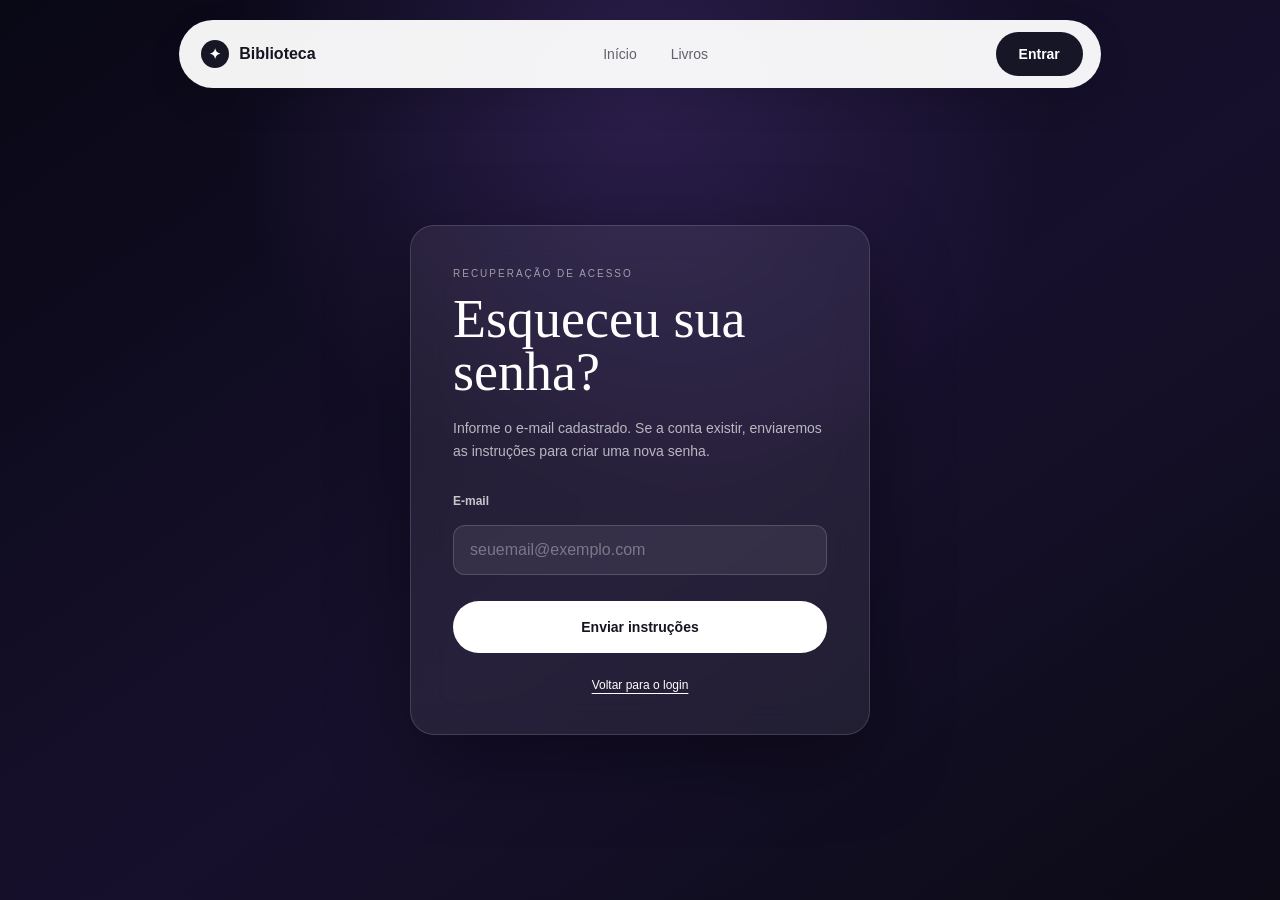
<file: esqueci-senha.html>
<!DOCTYPE html>

<html lang="pt-BR">
<head>
<meta charset="utf-8"/>
<meta content="width=device-width, initial-scale=1.0" name="viewport"/>
<title>Recuperar senha | Biblioteca Digital</title>
<meta content="Recupere o acesso à sua conta na Biblioteca Digital." name="description"/>
<link href="css/style.css" rel="stylesheet"/>

</head>
<body class="auth-page auth-recovery-page">
<!-- =====================================================
         NAVBAR
         ===================================================== -->
<header class="navbar-wrapper">
<nav class="navbar">
<a class="brand" href="index.html">
<span class="brand-icon">
                    ✦
                </span>
<span>
                    Biblioteca
                </span>
</a>
<div class="nav-links">
<a class="nav-link" href="index.html">
                    Início
                </a>
<a class="nav-link" href="livros.html">
                    Livros
                </a>
</div>
<a class="nav-login" href="login.html">
                Entrar
            </a>
</nav>
</header>
<!-- =====================================================
         CONTEÚDO
         ===================================================== -->
<main class="auth-page">
<section aria-labelledby="tituloRecuperacao" class="auth-card">
<span class="auth-label">
                RECUPERAÇÃO DE ACESSO
            </span>
<h1 id="tituloRecuperacao">
                Esqueceu sua senha?
            </h1>
<p>
                Informe o e-mail cadastrado.
                Se a conta existir, enviaremos
                as instruções para criar uma
                nova senha.
            </p>
<!-- =================================================
                 FORMULÁRIO
                 ================================================= -->
<form class="auth-form" id="recuperacaoForm" novalidate="">
<div class="form-group">
<label for="email">
                        E-mail
                    </label>
<input autocomplete="email" id="email" name="email" placeholder="seuemail@exemplo.com" required="" type="email"/>
</div>
<button class="auth-submit" id="recuperacaoSubmit" type="submit">
                    Enviar instruções
                </button>
<div aria-live="polite" class="auth-message" hidden="" id="recuperacaoMessage" role="alert"></div>
</form>
<div class="auth-footer">
<a href="login.html">
                    Voltar para o login
                </a>
</div>
</section>
</main>
<!-- =====================================================
         JAVASCRIPT
         ===================================================== -->
<script src="js/config.js"></script>
<script src="js/auth.js"></script>
</body>
</html>
</file>
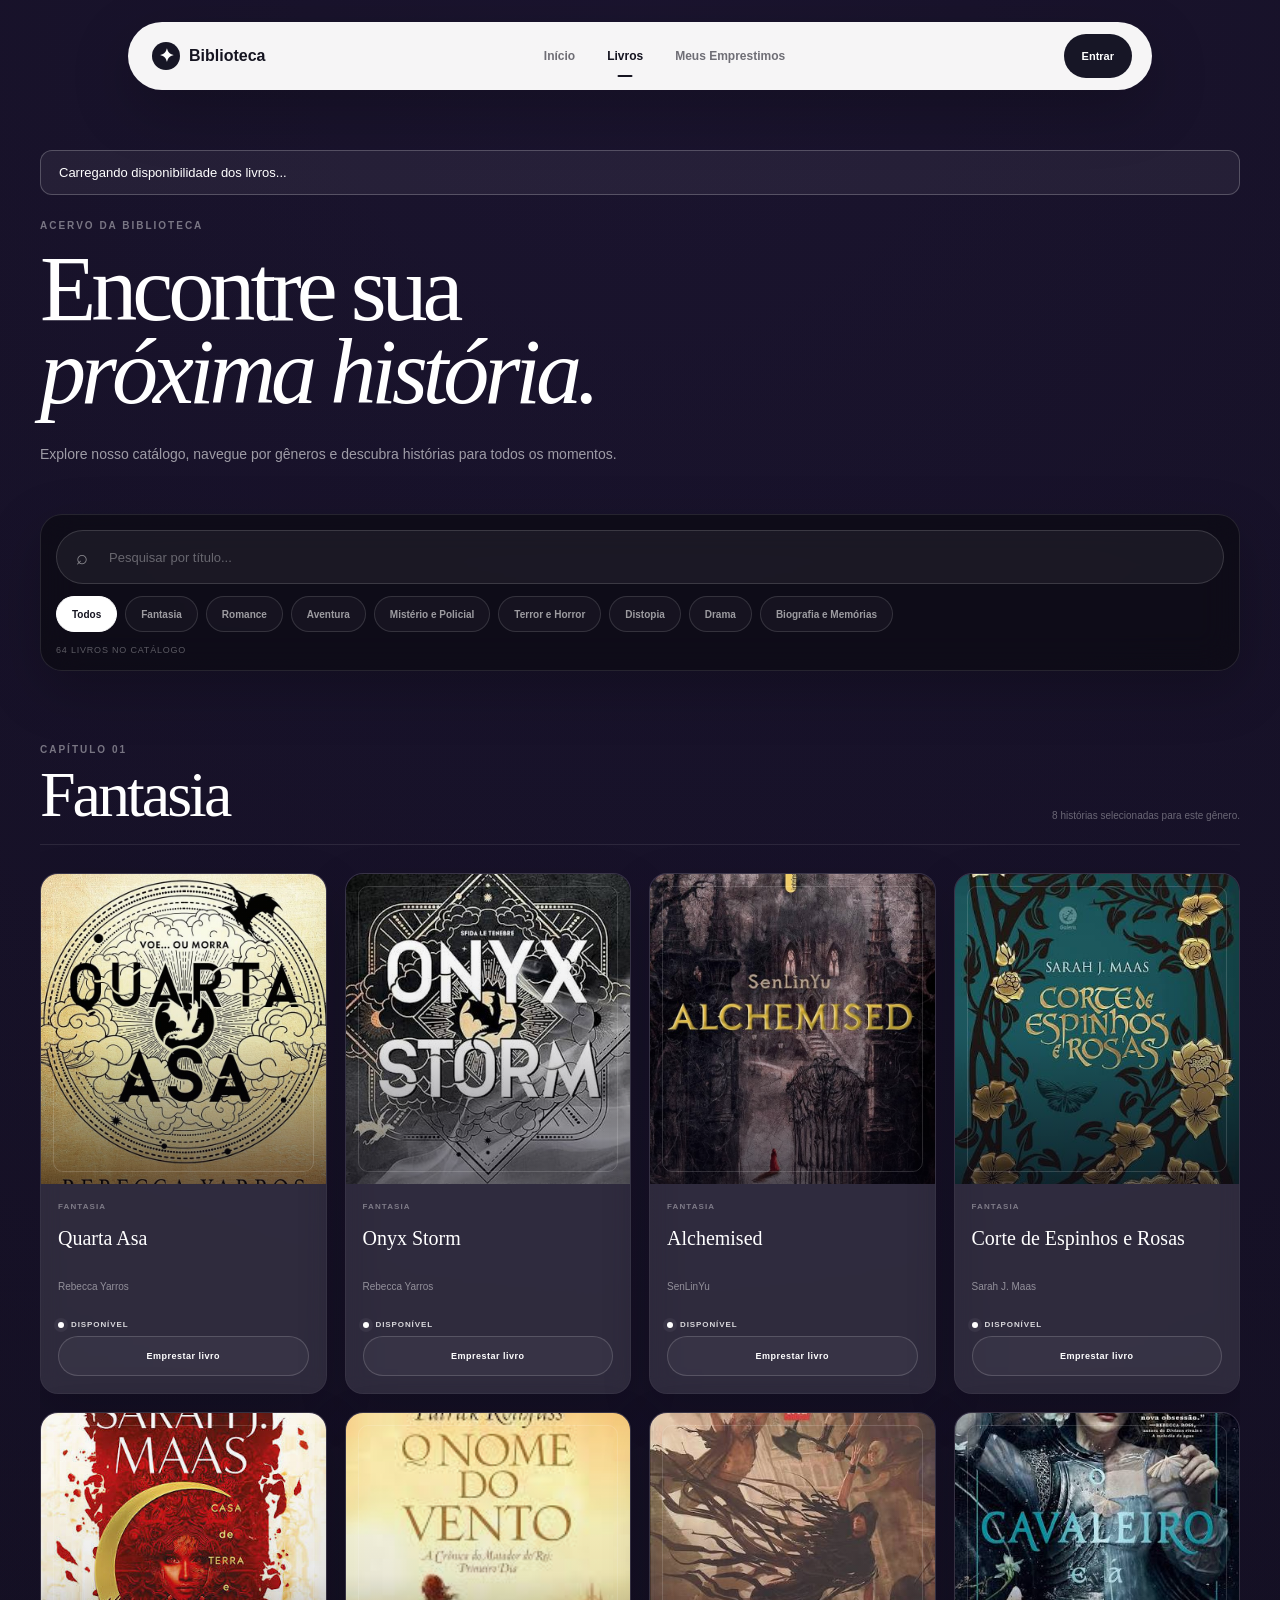
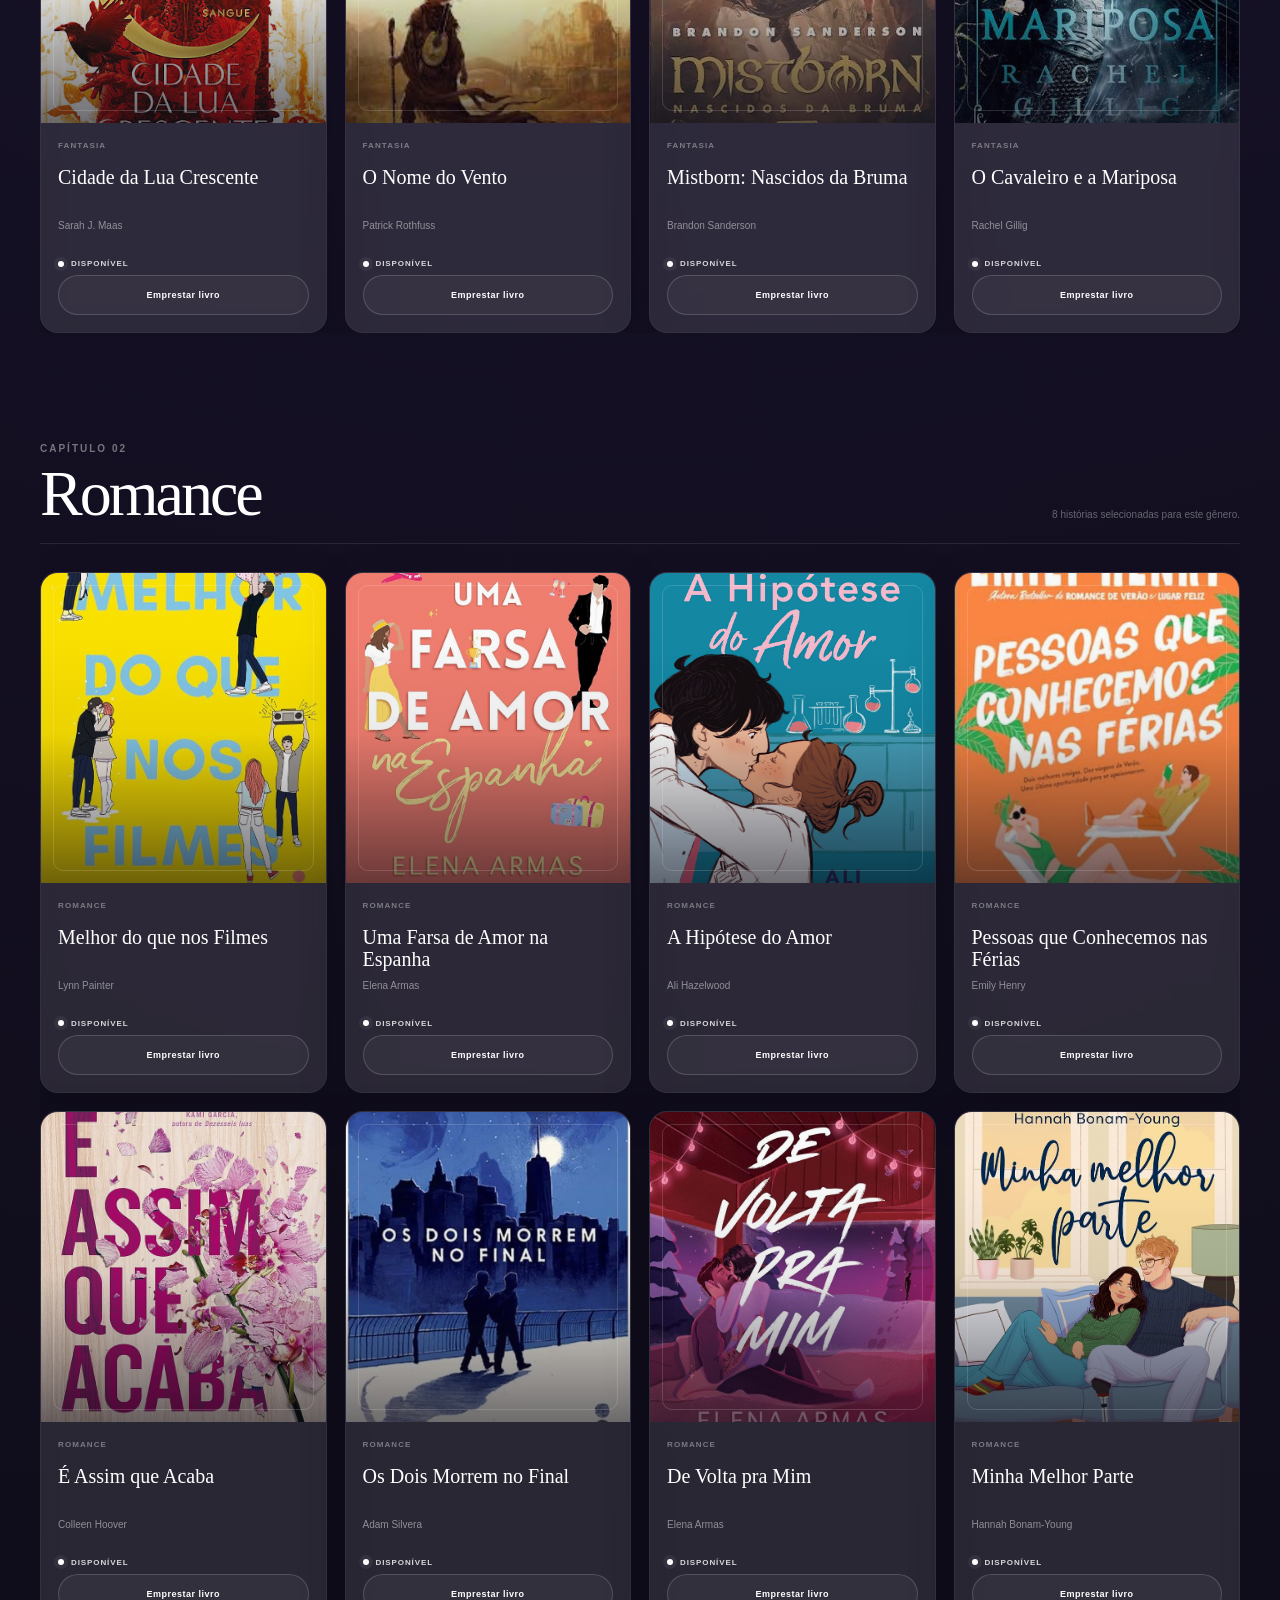
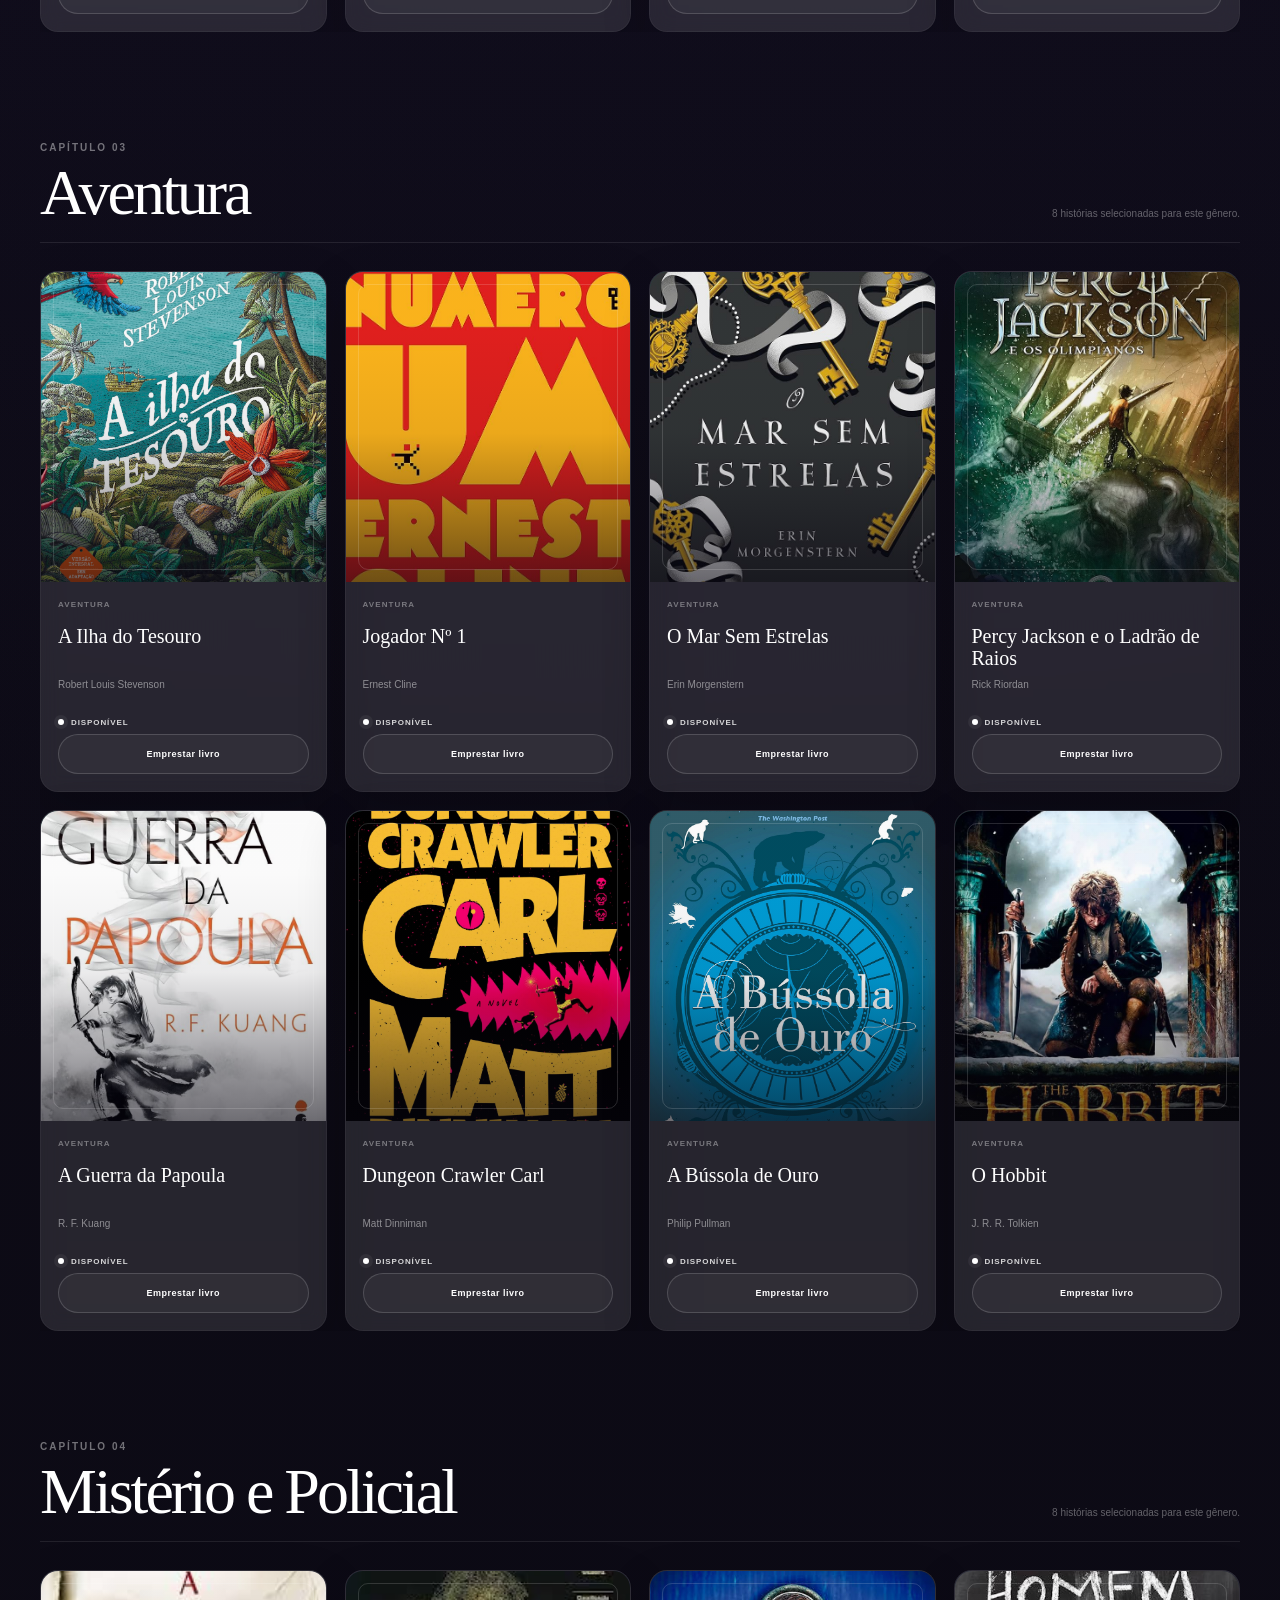
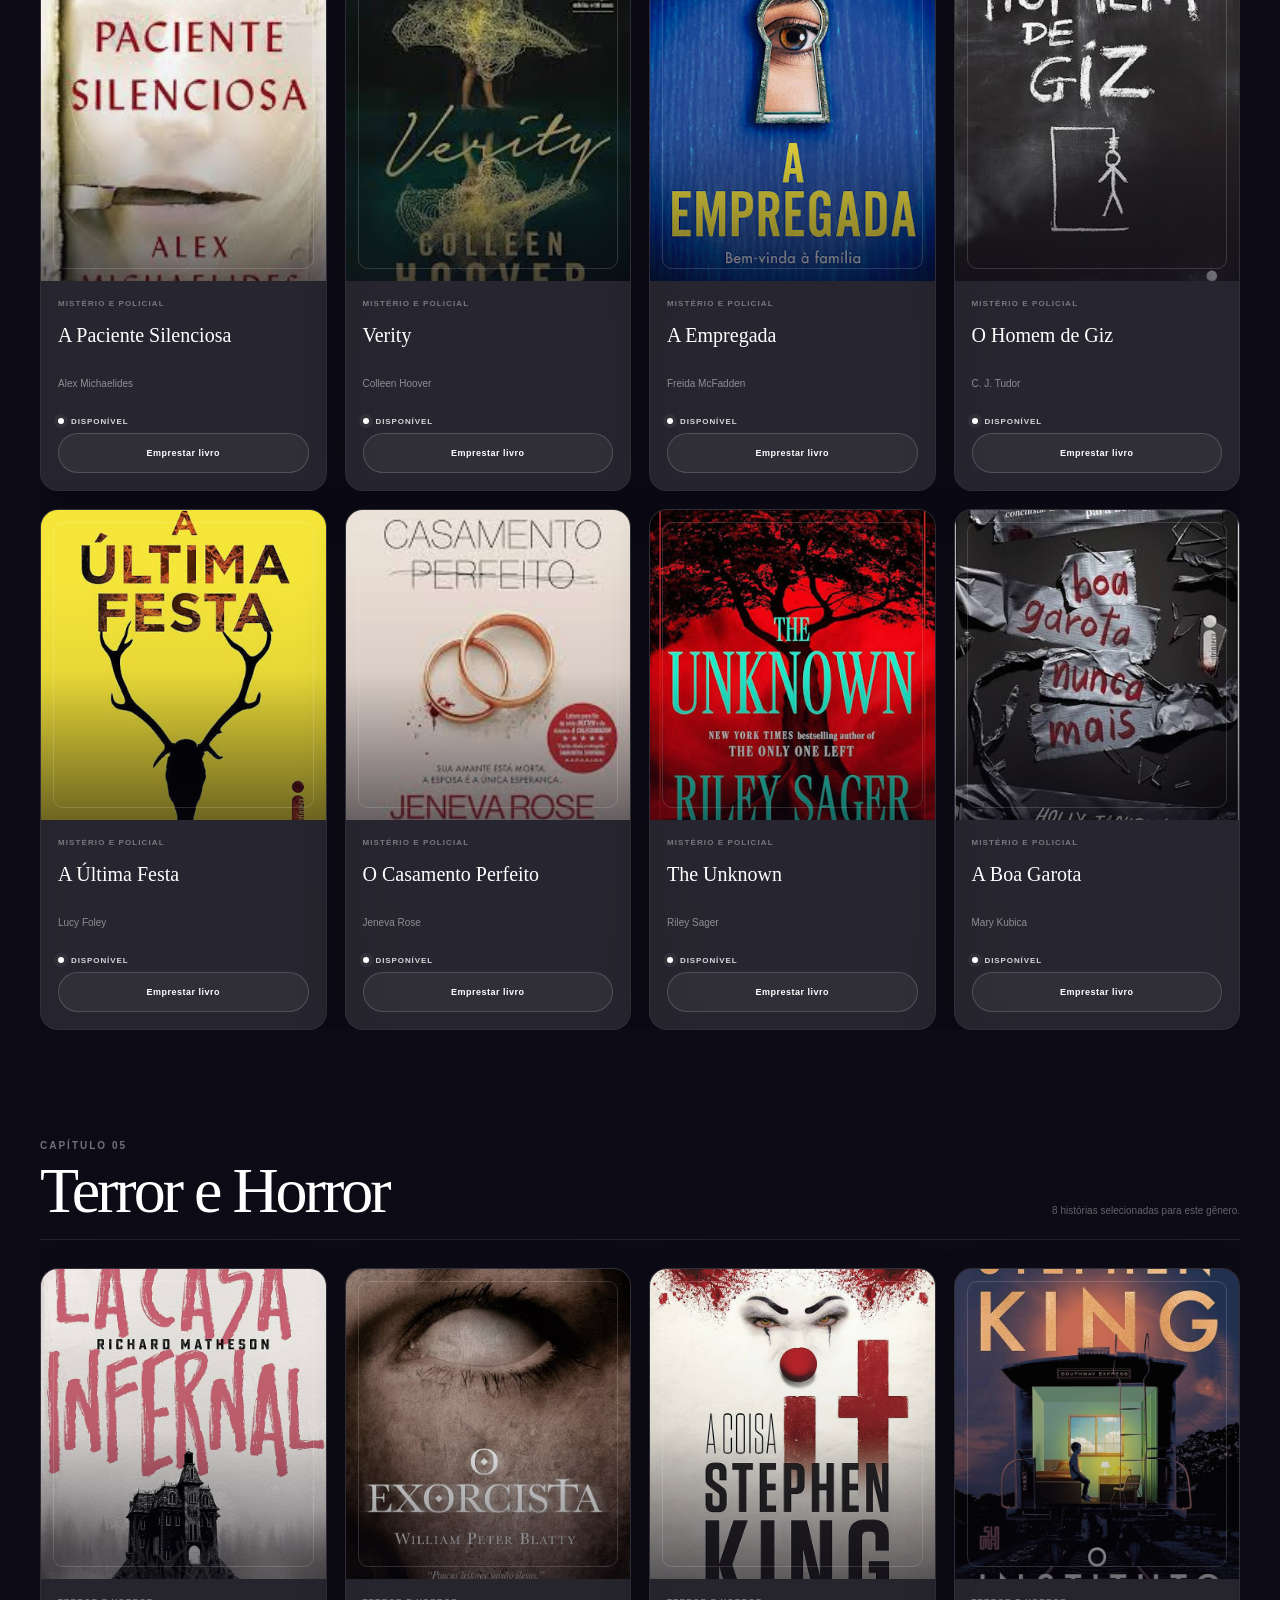
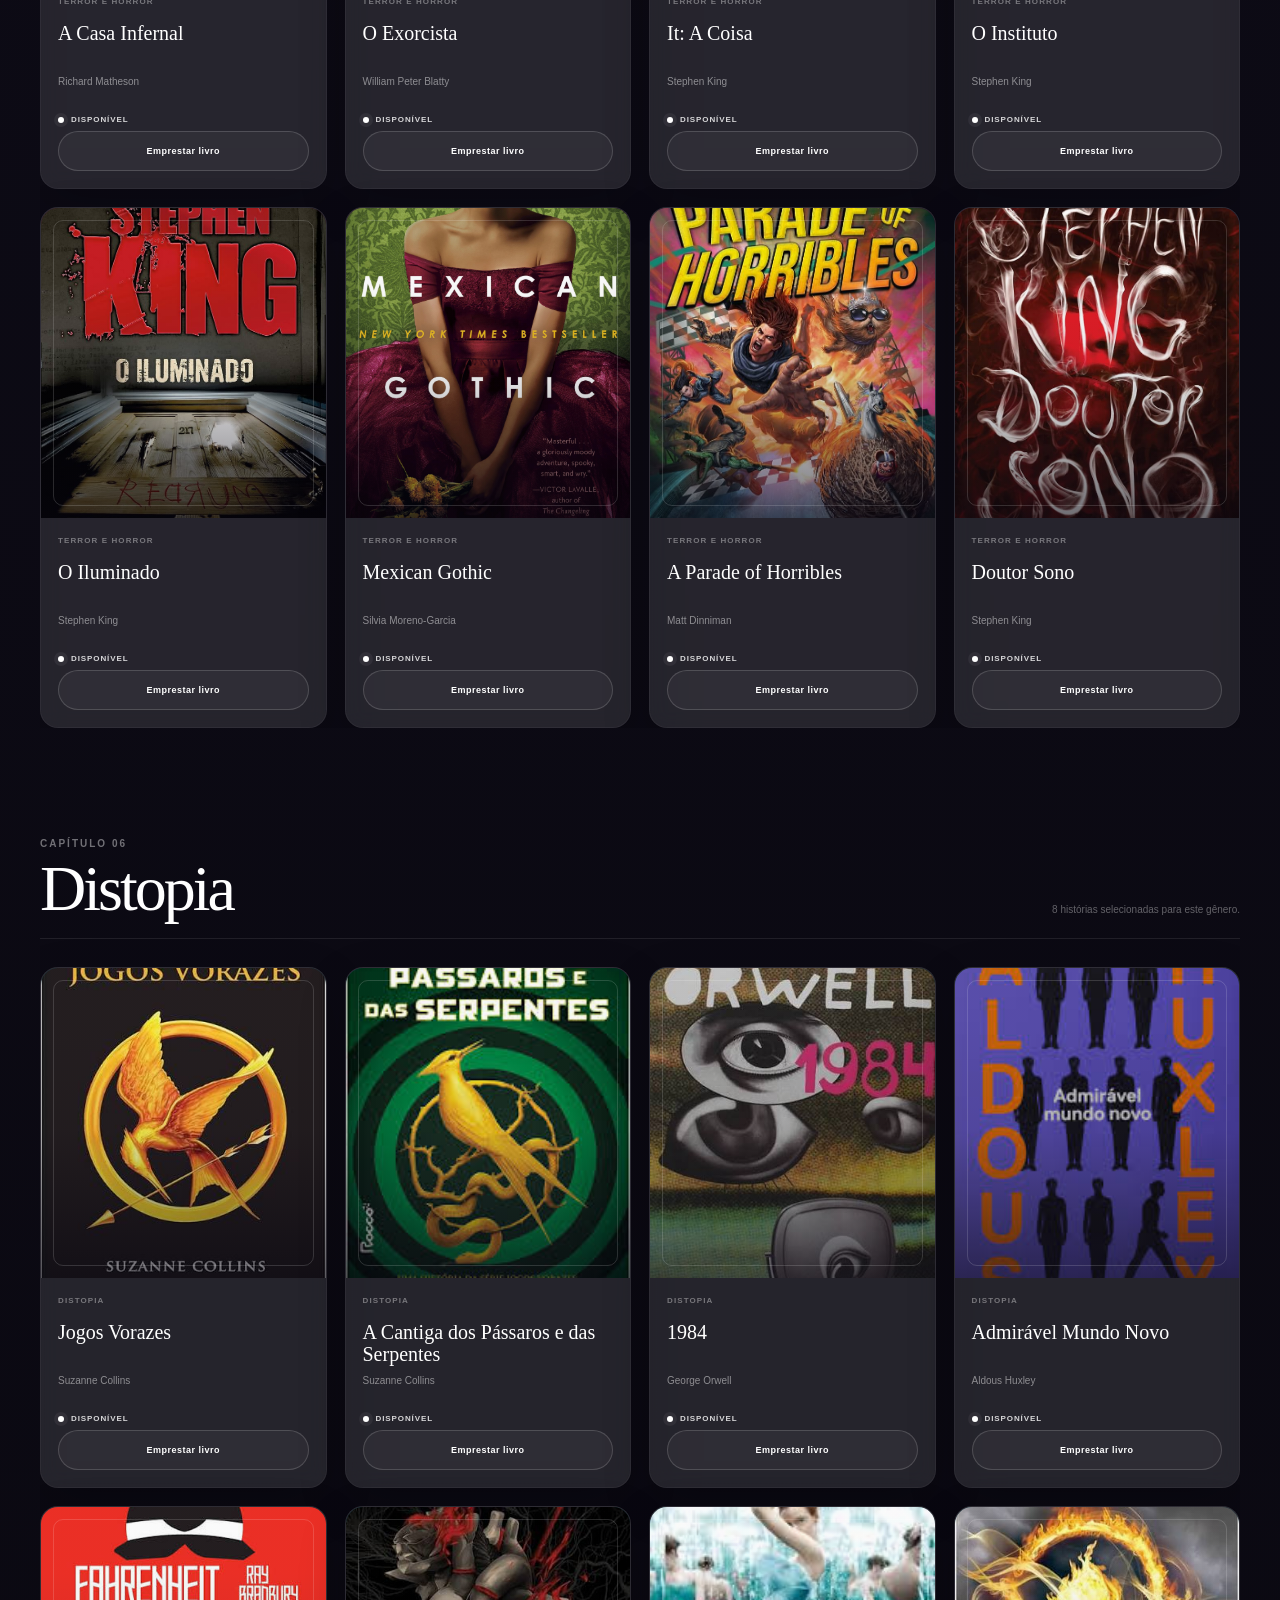
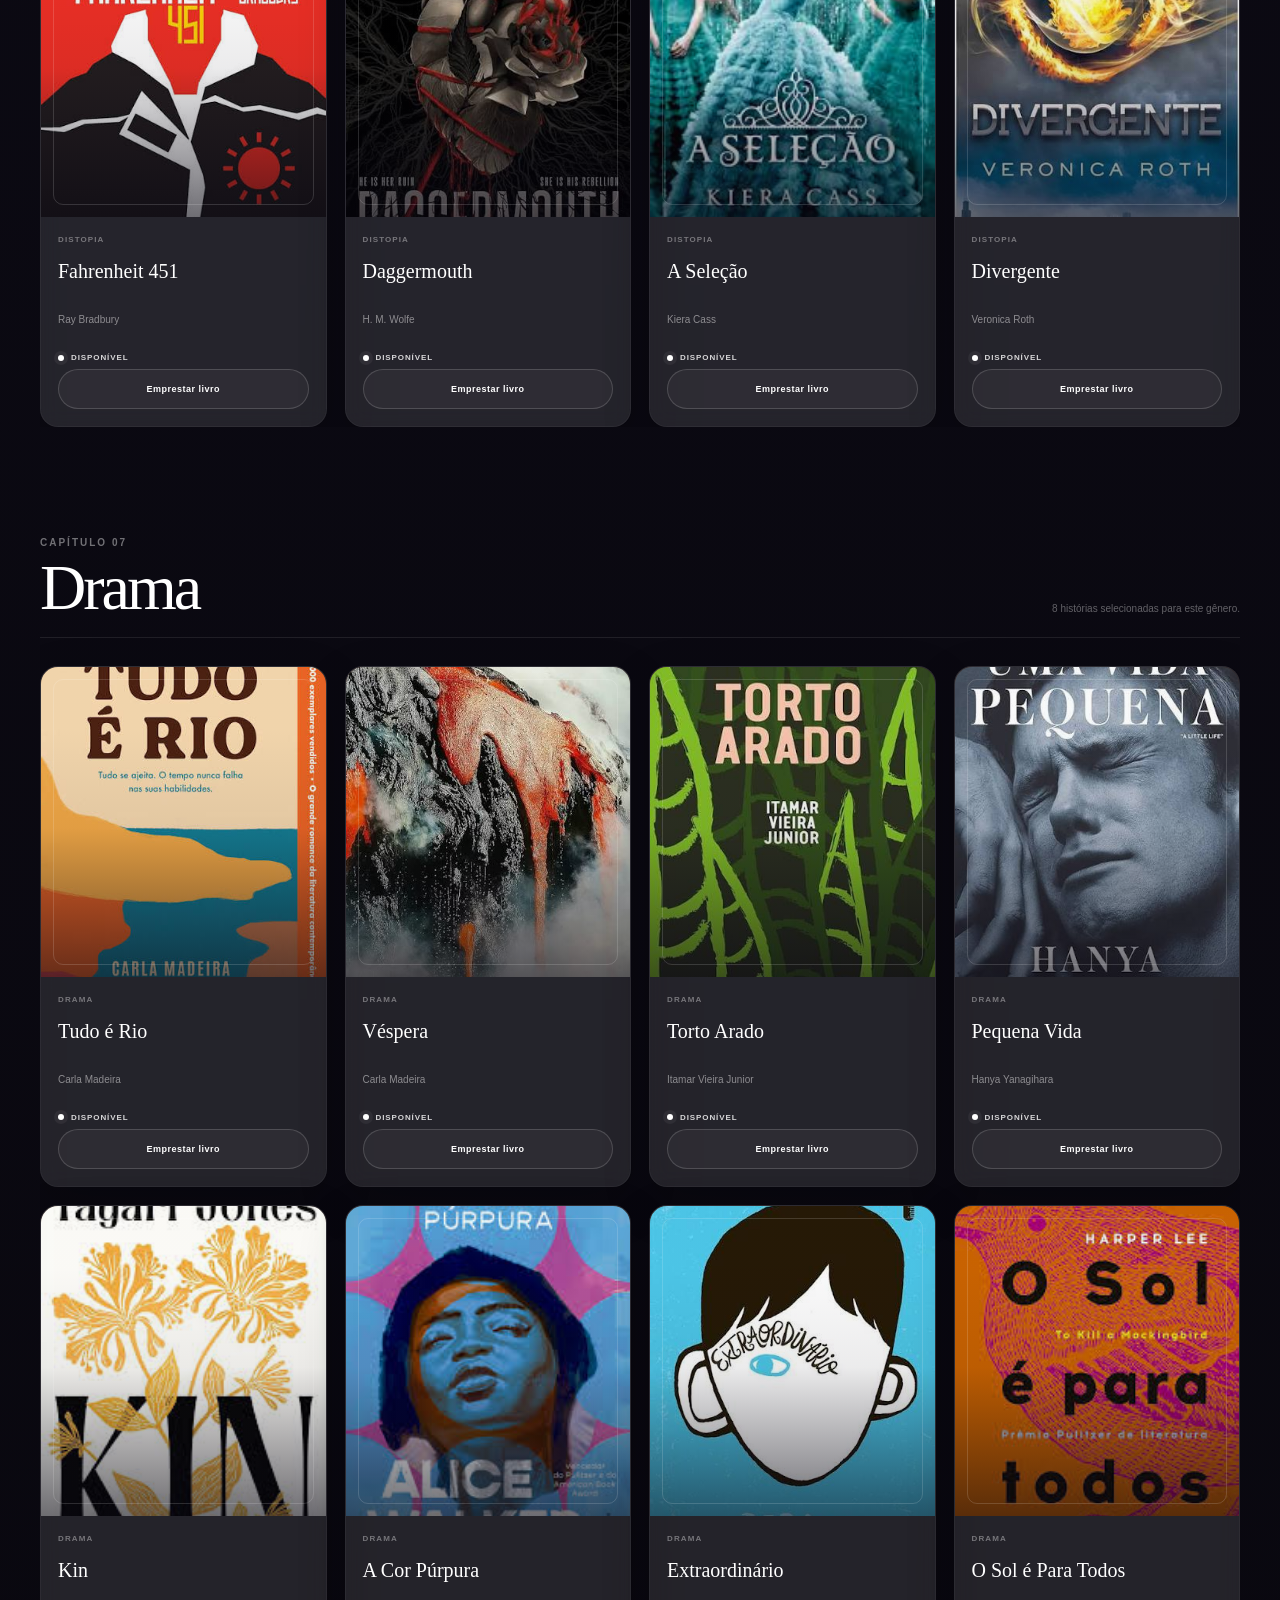
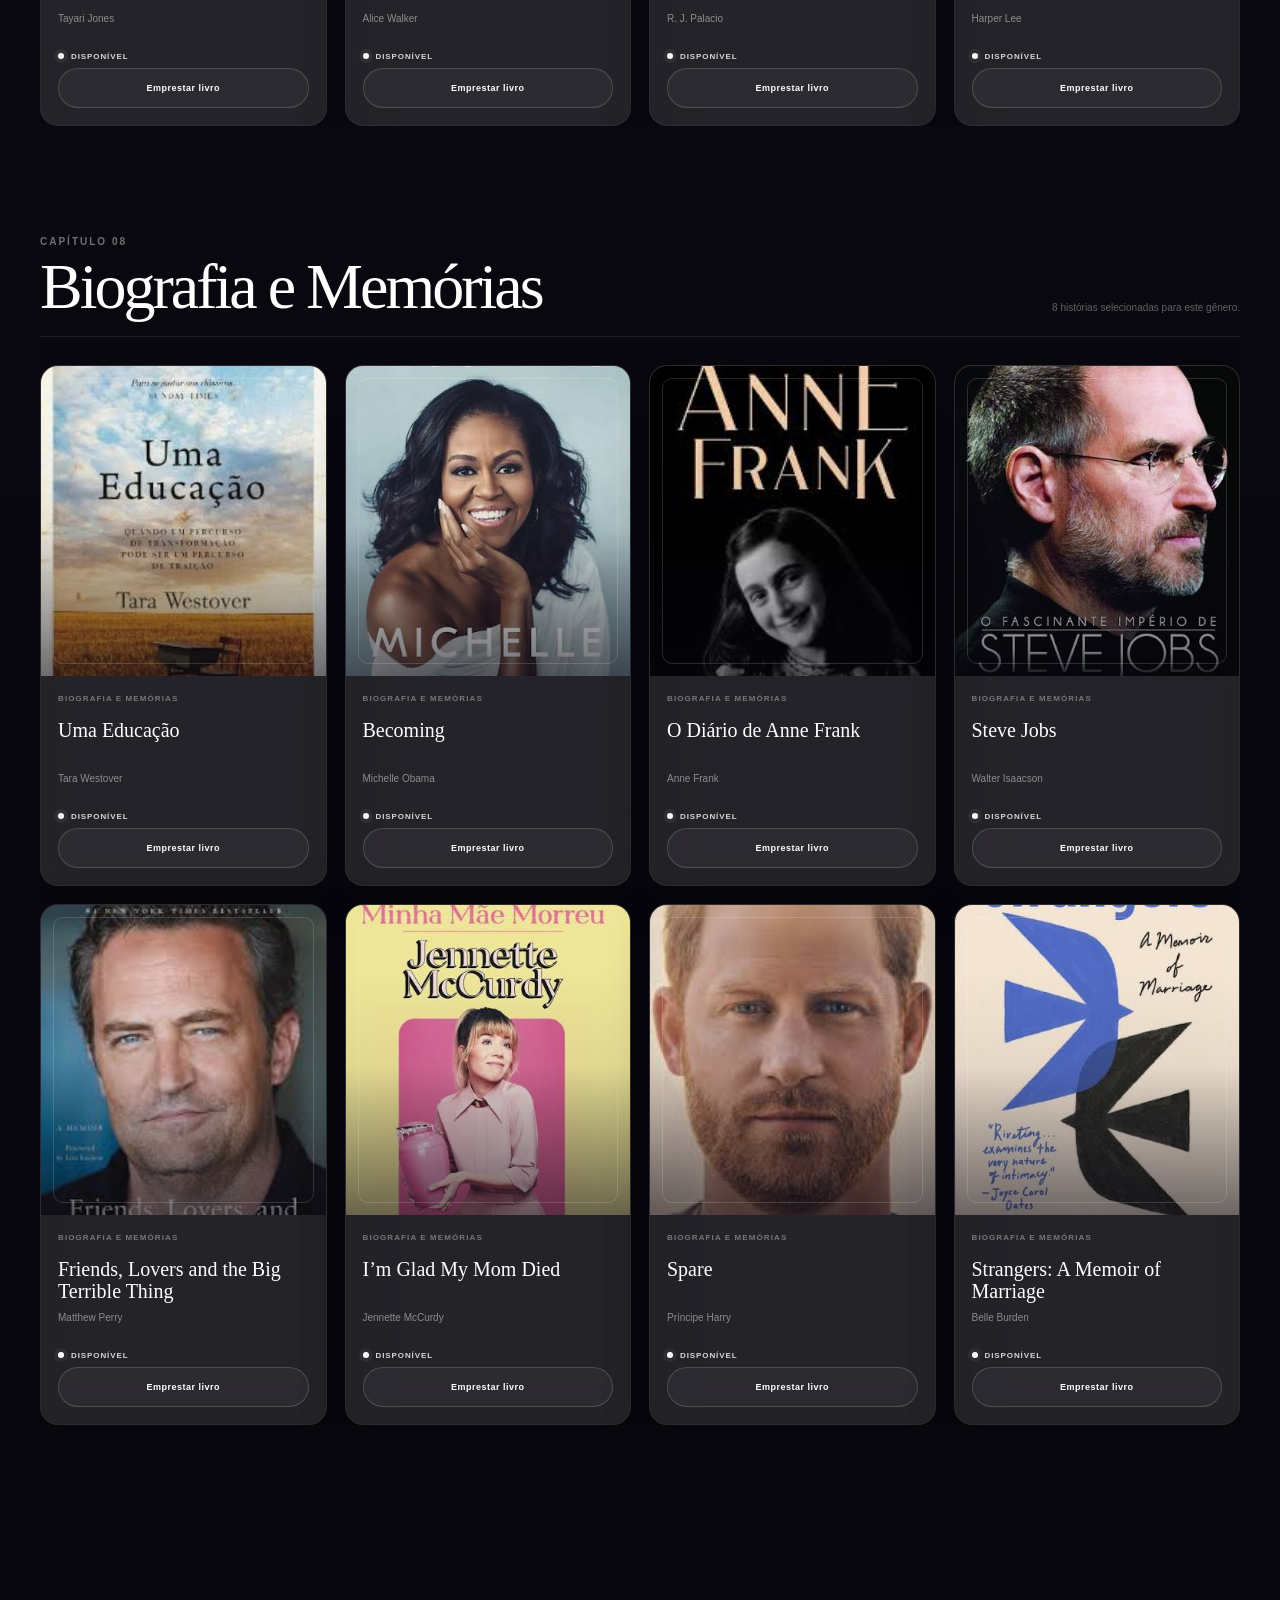
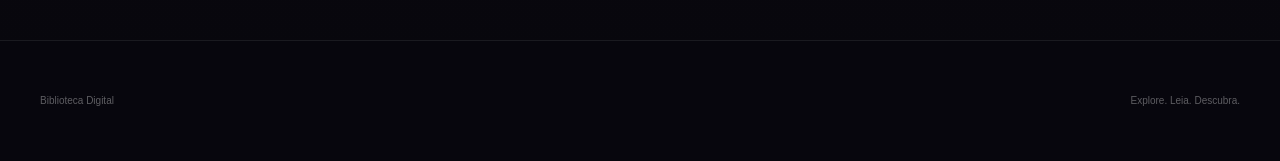
<file: livros.html>
<!DOCTYPE html>

<html lang="pt-BR">
<head>
<meta charset="utf-8"/>
<meta content="width=device-width, initial-scale=1.0" name="viewport"/>
<title>
   Livros | Biblioteca Digital
  </title>
<meta content="Explore o catálogo da Biblioteca Digital." name="description"/>
<link href="css/style.css" rel="stylesheet"/>

</head>
<body class="books-page">
<header class="navbar-wrapper">
<nav class="navbar">
<a class="brand" href="index.html">
<span class="brand-icon">
      ✦
     </span>
<span>
      Biblioteca
     </span>
</a>
<div class="nav-links">
<a class="nav-link" href="index.html">
      Início
     </a>
<a class="nav-link active" href="livros.html">
      Livros
     </a>
<a class="nav-link" href="meus-emprestimos.html">
      Meus Emprestimos
     </a>
</div>
<a class="nav-login" href="login.html">
     Entrar
    </a>
</nav>
</header>
<main class="books-main" id="catalogo">
<section class="books-heading">
<span class="books-label">
     ACERVO DA BIBLIOTECA
    </span>
<h1>
     Encontre sua
     <br/>
<em>
      próxima história.
     </em>
</h1>
<p>
     Explore nosso catálogo, navegue por gêneros e descubra histórias para todos os momentos.
    </p>
</section>
<section class="catalog-tools">
<div class="books-search-wrapper">
<span class="books-search-icon">
      ⌕
     </span>
<input aria-label="Pesquisar por título" autocomplete="off" id="livrosSearch" placeholder="Pesquisar por título..." type="search"/>
</div>
<nav class="books-filters" id="livrosFilters">
<button class="books-filter-button active" data-genero="" type="button">
      Todos
     </button>
<button class="books-filter-button" data-genero="fantasia" type="button">
      Fantasia
     </button>
<button class="books-filter-button" data-genero="romance" type="button">
      Romance
     </button>
<button class="books-filter-button" data-genero="aventura" type="button">
      Aventura
     </button>
<button class="books-filter-button" data-genero="misterio" type="button">
      Mistério e Policial
     </button>
<button class="books-filter-button" data-genero="terror" type="button">
      Terror e Horror
     </button>
<button class="books-filter-button" data-genero="distopia" type="button">
      Distopia
     </button>
<button class="books-filter-button" data-genero="drama" type="button">
      Drama
     </button>
<button class="books-filter-button" data-genero="biografia" type="button">
      Biografia e Memórias
     </button>
</nav>
<div class="catalog-counter" id="catalogCounter">
     64 livros no catálogo
    </div>
</section>
<div id="catalogoGeneros">
<section class="genre-section" data-section-genre="fantasia" id="genero-fantasia">
<div class="genre-heading">
<div>
<span class="genre-kicker">
        CAPÍTULO 01
       </span>
<h2>
        Fantasia
       </h2>
</div>
<p>
       8 histórias selecionadas para este gênero.
      </p>
</div>
<div class="books-grid">
<article class="book-card" data-genre="fantasia" data-title="quarta asa">
<div class="book-cover cover-fantasia">
<img alt="Capa do livro quarta asa" class="cover-image" loading="lazy" src="css/imagens/Fantasia/quarta asa.jpg"/>
</div>
<div class="book-info">
<span class="book-category">
         Fantasia
        </span>
<h3 class="book-title">
         Quarta Asa
        </h3>
<p class="book-author">
         Rebecca Yarros
        </p>
<span class="book-status available">
         Disponível
        </span>
<button class="book-action" type="button">
         Emprestar livro
        </button>
</div>
</article>
<article class="book-card" data-genre="fantasia" data-title="onyx storm">
<div class="book-cover cover-fantasia">
<img alt="Capa do livro onyx storm" class="cover-image" loading="lazy" src="css/imagens/Fantasia/Onyx Storm.jpg"/>
</div>
<div class="book-info">
<span class="book-category">
         Fantasia
        </span>
<h3 class="book-title">
         Onyx Storm
        </h3>
<p class="book-author">
         Rebecca Yarros
        </p>
<span class="book-status available">
         Disponível
        </span>
<button class="book-action" type="button">
         Emprestar livro
        </button>
</div>
</article>
<article class="book-card" data-genre="fantasia" data-title="alchemised">
<div class="book-cover cover-fantasia">
<img alt="Capa do livro alchemised" class="cover-image" loading="lazy" src="css/imagens/Fantasia/Alchemised.jpg"/>
</div>
<div class="book-info">
<span class="book-category">
         Fantasia
        </span>
<h3 class="book-title">
         Alchemised
        </h3>
<p class="book-author">
         SenLinYu
        </p>
<span class="book-status available">
         Disponível
        </span>
<button class="book-action" type="button">
         Emprestar livro
        </button>
</div>
</article>
<article class="book-card" data-genre="fantasia" data-title="corte de espinhos e rosas">
<div class="book-cover cover-fantasia">
<img alt="Capa do livro corte de espinhos e rosas" class="cover-image" loading="lazy" src="css/imagens/Fantasia/Corte de Espinhos e Rosas.jpg"/>
</div>
<div class="book-info">
<span class="book-category">
         Fantasia
        </span>
<h3 class="book-title">
         Corte de Espinhos e Rosas
        </h3>
<p class="book-author">
         Sarah J. Maas
        </p>
<span class="book-status available">
         Disponível
        </span>
<button class="book-action" type="button">
         Emprestar livro
        </button>
</div>
</article>
<article class="book-card" data-genre="fantasia" data-title="cidade da lua crescente">
<div class="book-cover cover-fantasia">
<img alt="Capa do livro cidade da lua crescente" class="cover-image" loading="lazy" src="css/imagens/Fantasia/Cidade da Lua Crescente.jpg"/>
</div>
<div class="book-info">
<span class="book-category">
         Fantasia
        </span>
<h3 class="book-title">
         Cidade da Lua Crescente
        </h3>
<p class="book-author">
         Sarah J. Maas
        </p>
<span class="book-status available">
         Disponível
        </span>
<button class="book-action" type="button">
         Emprestar livro
        </button>
</div>
</article>
<article class="book-card" data-genre="fantasia" data-title="o nome do vento">
<div class="book-cover cover-fantasia">
<img alt="Capa do livro o nome do vento" class="cover-image" loading="lazy" src="css/imagens/Fantasia/O Nome do Vento.jpg"/>
</div>
<div class="book-info">
<span class="book-category">
         Fantasia
        </span>
<h3 class="book-title">
         O Nome do Vento
        </h3>
<p class="book-author">
         Patrick Rothfuss
        </p>
<span class="book-status available">
         Disponível
        </span>
<button class="book-action" type="button">
         Emprestar livro
        </button>
</div>
</article>
<article class="book-card" data-genre="fantasia" data-title="mistborn: nascidos da bruma">
<div class="book-cover cover-fantasia">
<img alt="Capa do livro mistborn: nascidos da bruma" class="cover-image" loading="lazy" src="css/imagens/Fantasia/Mistborn Nascidos da Bruma.jpg"/>
</div>
<div class="book-info">
<span class="book-category">
         Fantasia
        </span>
<h3 class="book-title">
         Mistborn: Nascidos da Bruma
        </h3>
<p class="book-author">
         Brandon Sanderson
        </p>
<span class="book-status available">
         Disponível
        </span>
<button class="book-action" type="button">
         Emprestar livro
        </button>
</div>
</article>
<article class="book-card" data-genre="fantasia" data-title="o cavaleiro e a mariposa">
<div class="book-cover cover-fantasia">
<img alt="Capa do livro o cavaleiro e a mariposa" class="cover-image" loading="lazy" src="css/imagens/Fantasia/O Cavaleiro e a Mariposa.jpg"/>
</div>
<div class="book-info">
<span class="book-category">
         Fantasia
        </span>
<h3 class="book-title">
         O Cavaleiro e a Mariposa
        </h3>
<p class="book-author">
         Rachel Gillig
        </p>
<span class="book-status available">
         Disponível
        </span>
<button class="book-action" type="button">
         Emprestar livro
        </button>
</div>
</article>
</div>
</section>
<section class="genre-section" data-section-genre="romance" id="genero-romance">
<div class="genre-heading">
<div>
<span class="genre-kicker">
        CAPÍTULO 02
       </span>
<h2>
        Romance
       </h2>
</div>
<p>
       8 histórias selecionadas para este gênero.
      </p>
</div>
<div class="books-grid">
<article class="book-card" data-genre="romance" data-title="melhor do que nos filmes">
<div class="book-cover cover-romance">
<img alt="Capa do livro melhor do que nos filmes" class="cover-image" loading="lazy" src="css/imagens/Romance/Melhor do que nos Filmes.jpg"/>
</div>
<div class="book-info">
<span class="book-category">
         Romance
        </span>
<h3 class="book-title">
         Melhor do que nos Filmes
        </h3>
<p class="book-author">
         Lynn Painter
        </p>
<span class="book-status available">
         Disponível
        </span>
<button class="book-action" type="button">
         Emprestar livro
        </button>
</div>
</article>
<article class="book-card" data-genre="romance" data-title="uma farsa de amor na espanha">
<div class="book-cover cover-romance">
<img alt="Capa do livro uma farsa de amor na espanha" class="cover-image" loading="lazy" src="css/imagens/Romance/Uma Farsa de Amor na Espanha.jpg"/>
</div>
<div class="book-info">
<span class="book-category">
         Romance
        </span>
<h3 class="book-title">
         Uma Farsa de Amor na Espanha
        </h3>
<p class="book-author">
         Elena Armas
        </p>
<span class="book-status available">
         Disponível
        </span>
<button class="book-action" type="button">
         Emprestar livro
        </button>
</div>
</article>
<article class="book-card" data-genre="romance" data-title="a hipótese do amor">
<div class="book-cover cover-romance">
<img alt="Capa do livro a hipótese do amor" class="cover-image" loading="lazy" src="css/imagens/Romance/A Hipótese do Amor.jpg"/>
</div>
<div class="book-info">
<span class="book-category">
         Romance
        </span>
<h3 class="book-title">
         A Hipótese do Amor
        </h3>
<p class="book-author">
         Ali Hazelwood
        </p>
<span class="book-status available">
         Disponível
        </span>
<button class="book-action" type="button">
         Emprestar livro
        </button>
</div>
</article>
<article class="book-card" data-genre="romance" data-title="pessoas que conhecemos nas férias">
<div class="book-cover cover-romance">
<img alt="Capa do livro pessoas que conhecemos nas férias" class="cover-image" loading="lazy" src="css/imagens/Romance/Pessoas que Conhecemos nas Férias.jpg"/>
</div>
<div class="book-info">
<span class="book-category">
         Romance
        </span>
<h3 class="book-title">
         Pessoas que Conhecemos nas Férias
        </h3>
<p class="book-author">
         Emily Henry
        </p>
<span class="book-status available">
         Disponível
        </span>
<button class="book-action" type="button">
         Emprestar livro
        </button>
</div>
</article>
<article class="book-card" data-genre="romance" data-title="é assim que acaba">
<div class="book-cover cover-romance">
<img alt="Capa do livro é assim que acaba" class="cover-image" loading="lazy" src="css/imagens/Romance/É Assim que Acaba.jpg"/>
</div>
<div class="book-info">
<span class="book-category">
         Romance
        </span>
<h3 class="book-title">
         É Assim que Acaba
        </h3>
<p class="book-author">
         Colleen Hoover
        </p>
<span class="book-status available">
         Disponível
        </span>
<button class="book-action" type="button">
         Emprestar livro
        </button>
</div>
</article>
<article class="book-card" data-genre="romance" data-title="os dois morrem no final">
<div class="book-cover cover-romance">
<img alt="Capa do livro os dois morrem no final" class="cover-image" loading="lazy" src="css/imagens/Romance/Os Dois Morrem no Final.jpg"/>
</div>
<div class="book-info">
<span class="book-category">
         Romance
        </span>
<h3 class="book-title">
         Os Dois Morrem no Final
        </h3>
<p class="book-author">
         Adam Silvera
        </p>
<span class="book-status available">
         Disponível
        </span>
<button class="book-action" type="button">
         Emprestar livro
        </button>
</div>
</article>
<article class="book-card" data-genre="romance" data-title="de volta pra mim">
<div class="book-cover cover-romance">
<img alt="Capa do livro de volta pra mim" class="cover-image" loading="lazy" src="css/imagens/Romance/De Volta pra Mim.jpg"/>
</div>
<div class="book-info">
<span class="book-category">
         Romance
        </span>
<h3 class="book-title">
         De Volta pra Mim
        </h3>
<p class="book-author">
         Elena Armas
        </p>
<span class="book-status available">
         Disponível
        </span>
<button class="book-action" type="button">
         Emprestar livro
        </button>
</div>
</article>
<article class="book-card" data-genre="romance" data-title="minha melhor parte">
<div class="book-cover cover-romance">
<img alt="Capa do livro minha melhor parte" class="cover-image" loading="lazy" src="css/imagens/Romance/Minha Melhor Parte.jpg"/>
</div>
<div class="book-info">
<span class="book-category">
         Romance
        </span>
<h3 class="book-title">
         Minha Melhor Parte
        </h3>
<p class="book-author">
         Hannah Bonam-Young
        </p>
<span class="book-status available">
         Disponível
        </span>
<button class="book-action" type="button">
         Emprestar livro
        </button>
</div>
</article>
</div>
</section>
<section class="genre-section" data-section-genre="aventura" id="genero-aventura">
<div class="genre-heading">
<div>
<span class="genre-kicker">
        CAPÍTULO 03
       </span>
<h2>
        Aventura
       </h2>
</div>
<p>
       8 histórias selecionadas para este gênero.
      </p>
</div>
<div class="books-grid">
<article class="book-card" data-genre="aventura" data-title="a ilha do tesouro">
<div class="book-cover cover-aventura">
<img alt="Capa do livro a ilha do tesouro" class="cover-image" loading="lazy" src="css/imagens/Aventura/A Ilha do Tesouro.jpg"/>
</div>
<div class="book-info">
<span class="book-category">
         Aventura
        </span>
<h3 class="book-title">
         A Ilha do Tesouro
        </h3>
<p class="book-author">
         Robert Louis Stevenson
        </p>
<span class="book-status available">
         Disponível
        </span>
<button class="book-action" type="button">
         Emprestar livro
        </button>
</div>
</article>
<article class="book-card" data-genre="aventura" data-title="jogador nº 1">
<div class="book-cover cover-aventura">
<img alt="Capa do livro jogador nº 1" class="cover-image" loading="lazy" src="css/imagens/Aventura/Jogador Nº 1.jpg"/>
</div>
<div class="book-info">
<span class="book-category">
         Aventura
        </span>
<h3 class="book-title">
         Jogador Nº 1
        </h3>
<p class="book-author">
         Ernest Cline
        </p>
<span class="book-status available">
         Disponível
        </span>
<button class="book-action" type="button">
         Emprestar livro
        </button>
</div>
</article>
<article class="book-card" data-genre="aventura" data-title="o mar sem estrelas">
<div class="book-cover cover-aventura">
<img alt="Capa do livro o mar sem estrelas" class="cover-image" loading="lazy" src="css/imagens/Aventura/O Mar Sem Estrelas.jpg"/>
</div>
<div class="book-info">
<span class="book-category">
         Aventura
        </span>
<h3 class="book-title">
         O Mar Sem Estrelas
        </h3>
<p class="book-author">
         Erin Morgenstern
        </p>
<span class="book-status available">
         Disponível
        </span>
<button class="book-action" type="button">
         Emprestar livro
        </button>
</div>
</article>
<article class="book-card" data-genre="aventura" data-title="percy jackson e o ladrão de raios">
<div class="book-cover cover-aventura">
<img alt="Capa do livro percy jackson e o ladrão de raios" class="cover-image" loading="lazy" src="css/imagens/Aventura/Percy Jackson e o Ladrão de Raios.jpg"/>
</div>
<div class="book-info">
<span class="book-category">
         Aventura
        </span>
<h3 class="book-title">
         Percy Jackson e o Ladrão de Raios
        </h3>
<p class="book-author">
         Rick Riordan
        </p>
<span class="book-status available">
         Disponível
        </span>
<button class="book-action" type="button">
         Emprestar livro
        </button>
</div>
</article>
<article class="book-card" data-genre="aventura" data-title="a guerra da papoula">
<div class="book-cover cover-aventura">
<img alt="Capa do livro a guerra da papoula" class="cover-image" loading="lazy" src="css/imagens/Aventura/A Guerra da Papoula.jpg"/>
</div>
<div class="book-info">
<span class="book-category">
         Aventura
        </span>
<h3 class="book-title">
         A Guerra da Papoula
        </h3>
<p class="book-author">
         R. F. Kuang
        </p>
<span class="book-status available">
         Disponível
        </span>
<button class="book-action" type="button">
         Emprestar livro
        </button>
</div>
</article>
<article class="book-card" data-genre="aventura" data-title="dungeon crawler carl">
<div class="book-cover cover-aventura">
<img alt="Capa do livro dungeon crawler carl" class="cover-image" loading="lazy" src="css/imagens/Aventura/Dungeon Crawler Carl.jpg"/>
</div>
<div class="book-info">
<span class="book-category">
         Aventura
        </span>
<h3 class="book-title">
         Dungeon Crawler Carl
        </h3>
<p class="book-author">
         Matt Dinniman
        </p>
<span class="book-status available">
         Disponível
        </span>
<button class="book-action" type="button">
         Emprestar livro
        </button>
</div>
</article>
<article class="book-card" data-genre="aventura" data-title="a bússola de ouro">
<div class="book-cover cover-aventura">
<img alt="Capa do livro a bússola de ouro" class="cover-image" loading="lazy" src="css/imagens/Aventura/A Bússola de Ouro.jpg"/>
</div>
<div class="book-info">
<span class="book-category">
         Aventura
        </span>
<h3 class="book-title">
         A Bússola de Ouro
        </h3>
<p class="book-author">
         Philip Pullman
        </p>
<span class="book-status available">
         Disponível
        </span>
<button class="book-action" type="button">
         Emprestar livro
        </button>
</div>
</article>
<article class="book-card" data-genre="aventura" data-title="o hobbit">
<div class="book-cover cover-aventura">
<img alt="Capa do livro o hobbit" class="cover-image" loading="lazy" src="css/imagens/Aventura/O Hobbit.jpg"/>
</div>
<div class="book-info">
<span class="book-category">
         Aventura
        </span>
<h3 class="book-title">
         O Hobbit
        </h3>
<p class="book-author">
         J. R. R. Tolkien
        </p>
<span class="book-status available">
         Disponível
        </span>
<button class="book-action" type="button">
         Emprestar livro
        </button>
</div>
</article>
</div>
</section>
<section class="genre-section" data-section-genre="misterio" id="genero-misterio">
<div class="genre-heading">
<div>
<span class="genre-kicker">
        CAPÍTULO 04
       </span>
<h2>
        Mistério e Policial
       </h2>
</div>
<p>
       8 histórias selecionadas para este gênero.
      </p>
</div>
<div class="books-grid">
<article class="book-card" data-genre="misterio" data-title="a paciente silenciosa">
<div class="book-cover cover-misterio">
<img alt="Capa do livro a paciente silenciosa" class="cover-image" loading="lazy" src="css/imagens/Mistério e Policial/A Paciente Silenciosa.jpg"/>
</div>
<div class="book-info">
<span class="book-category">
         Mistério e Policial
        </span>
<h3 class="book-title">
         A Paciente Silenciosa
        </h3>
<p class="book-author">
         Alex Michaelides
        </p>
<span class="book-status available">
         Disponível
        </span>
<button class="book-action" type="button">
         Emprestar livro
        </button>
</div>
</article>
<article class="book-card" data-genre="misterio" data-title="verity">
<div class="book-cover cover-misterio">
<img alt="Capa do livro verity" class="cover-image" loading="lazy" src="css/imagens/Mistério e Policial/Verity.jpg"/>
</div>
<div class="book-info">
<span class="book-category">
         Mistério e Policial
        </span>
<h3 class="book-title">
         Verity
        </h3>
<p class="book-author">
         Colleen Hoover
        </p>
<span class="book-status available">
         Disponível
        </span>
<button class="book-action" type="button">
         Emprestar livro
        </button>
</div>
</article>
<article class="book-card" data-genre="misterio" data-title="a empregada">
<div class="book-cover cover-misterio">
<img alt="Capa do livro a empregada" class="cover-image" loading="lazy" src="css/imagens/Mistério e Policial/A Empregada.jpg"/>
</div>
<div class="book-info">
<span class="book-category">
         Mistério e Policial
        </span>
<h3 class="book-title">
         A Empregada
        </h3>
<p class="book-author">
         Freida McFadden
        </p>
<span class="book-status available">
         Disponível
        </span>
<button class="book-action" type="button">
         Emprestar livro
        </button>
</div>
</article>
<article class="book-card" data-genre="misterio" data-title="o homem de giz">
<div class="book-cover cover-misterio">
<img alt="Capa do livro o homem de giz" class="cover-image" loading="lazy" src="css/imagens/Mistério e Policial/O Homem de Giz.jpg"/>
</div>
<div class="book-info">
<span class="book-category">
         Mistério e Policial
        </span>
<h3 class="book-title">
         O Homem de Giz
        </h3>
<p class="book-author">
         C. J. Tudor
        </p>
<span class="book-status available">
         Disponível
        </span>
<button class="book-action" type="button">
         Emprestar livro
        </button>
</div>
</article>
<article class="book-card" data-genre="misterio" data-title="a última festa">
<div class="book-cover cover-misterio">
<img alt="Capa do livro a última festa" class="cover-image" loading="lazy" src="css/imagens/Mistério e Policial/A Última Festa.jpg"/>
</div>
<div class="book-info">
<span class="book-category">
         Mistério e Policial
        </span>
<h3 class="book-title">
         A Última Festa
        </h3>
<p class="book-author">
         Lucy Foley
        </p>
<span class="book-status available">
         Disponível
        </span>
<button class="book-action" type="button">
         Emprestar livro
        </button>
</div>
</article>
<article class="book-card" data-genre="misterio" data-title="o casamento perfeito">
<div class="book-cover cover-misterio">
<img alt="Capa do livro o casamento perfeito" class="cover-image" loading="lazy" src="css/imagens/Mistério e Policial/O Casamento Perfeito.jpg"/>
</div>
<div class="book-info">
<span class="book-category">
         Mistério e Policial
        </span>
<h3 class="book-title">
         O Casamento Perfeito
        </h3>
<p class="book-author">
         Jeneva Rose
        </p>
<span class="book-status available">
         Disponível
        </span>
<button class="book-action" type="button">
         Emprestar livro
        </button>
</div>
</article>
<article class="book-card" data-genre="misterio" data-title="the unknown">
<div class="book-cover cover-misterio">
<img alt="Capa do livro the unknown" class="cover-image" loading="lazy" src="css/imagens/Mistério e Policial/The Unknown.jpg"/>
</div>
<div class="book-info">
<span class="book-category">
         Mistério e Policial
        </span>
<h3 class="book-title">
         The Unknown
        </h3>
<p class="book-author">
         Riley Sager
        </p>
<span class="book-status available">
         Disponível
        </span>
<button class="book-action" type="button">
         Emprestar livro
        </button>
</div>
</article>
<article class="book-card" data-genre="misterio" data-title="a boa garota">
<div class="book-cover cover-misterio">
<img alt="Capa do livro a boa garota" class="cover-image" loading="lazy" src="css/imagens/Mistério e Policial/A Boa Garota.jpg"/>
</div>
<div class="book-info">
<span class="book-category">
         Mistério e Policial
        </span>
<h3 class="book-title">
         A Boa Garota
        </h3>
<p class="book-author">
         Mary Kubica
        </p>
<span class="book-status available">
         Disponível
        </span>
<button class="book-action" type="button">
         Emprestar livro
        </button>
</div>
</article>
</div>
</section>
<section class="genre-section" data-section-genre="terror" id="genero-terror">
<div class="genre-heading">
<div>
<span class="genre-kicker">
        CAPÍTULO 05
       </span>
<h2>
        Terror e Horror
       </h2>
</div>
<p>
       8 histórias selecionadas para este gênero.
      </p>
</div>
<div class="books-grid">
<article class="book-card" data-genre="terror" data-title="a casa infernal">
<div class="book-cover cover-terror">
<img alt="Capa do livro a casa infernal" class="cover-image" loading="lazy" src="css/imagens/Terror e Horror/A Casa Infernal — Richard Matheson.jpg"/>
</div>
<div class="book-info">
<span class="book-category">
         Terror e Horror
        </span>
<h3 class="book-title">
         A Casa Infernal
        </h3>
<p class="book-author">
         Richard Matheson
        </p>
<span class="book-status available">
         Disponível
        </span>
<button class="book-action" type="button">
         Emprestar livro
        </button>
</div>
</article>
<article class="book-card" data-genre="terror" data-title="o exorcista">
<div class="book-cover cover-terror">
<img alt="Capa do livro o exorcista" class="cover-image" loading="lazy" src="css/imagens/Terror e Horror/O Exorcista — William Peter Blatty.jpg"/>
</div>
<div class="book-info">
<span class="book-category">
         Terror e Horror
        </span>
<h3 class="book-title">
         O Exorcista
        </h3>
<p class="book-author">
         William Peter Blatty
        </p>
<span class="book-status available">
         Disponível
        </span>
<button class="book-action" type="button">
         Emprestar livro
        </button>
</div>
</article>
<article class="book-card" data-genre="terror" data-title="it: a coisa">
<div class="book-cover cover-terror">
<img alt="Capa do livro it: a coisa" class="cover-image" loading="lazy" src="css/imagens/Terror e Horror/It- A Coisa — Stephen King.jpg"/>
</div>
<div class="book-info">
<span class="book-category">
         Terror e Horror
        </span>
<h3 class="book-title">
         It: A Coisa
        </h3>
<p class="book-author">
         Stephen King
        </p>
<span class="book-status available">
         Disponível
        </span>
<button class="book-action" type="button">
         Emprestar livro
        </button>
</div>
</article>
<article class="book-card" data-genre="terror" data-title="o instituto">
<div class="book-cover cover-terror">
<img alt="Capa do livro o instituto" class="cover-image" loading="lazy" src="css/imagens/Terror e Horror/O Instituto — Stephen King.jpg"/>
</div>
<div class="book-info">
<span class="book-category">
         Terror e Horror
        </span>
<h3 class="book-title">
         O Instituto
        </h3>
<p class="book-author">
         Stephen King
        </p>
<span class="book-status available">
         Disponível
        </span>
<button class="book-action" type="button">
         Emprestar livro
        </button>
</div>
</article>
<article class="book-card" data-genre="terror" data-title="o iluminado">
<div class="book-cover cover-terror">
<img alt="Capa do livro o iluminado" class="cover-image" loading="lazy" src="css/imagens/Terror e Horror/O Iluminado — Stephen King.jpg"/>
</div>
<div class="book-info">
<span class="book-category">
         Terror e Horror
        </span>
<h3 class="book-title">
         O Iluminado
        </h3>
<p class="book-author">
         Stephen King
        </p>
<span class="book-status available">
         Disponível
        </span>
<button class="book-action" type="button">
         Emprestar livro
        </button>
</div>
</article>
<article class="book-card" data-genre="terror" data-title="mexican gothic">
<div class="book-cover cover-terror">
<img alt="Capa do livro mexican gothic" class="cover-image" loading="lazy" src="css/imagens/Terror e Horror/Mexican Gothic — Silvia Moreno-Garcia.jpg"/>
</div>
<div class="book-info">
<span class="book-category">
         Terror e Horror
        </span>
<h3 class="book-title">
         Mexican Gothic
        </h3>
<p class="book-author">
         Silvia Moreno-Garcia
        </p>
<span class="book-status available">
         Disponível
        </span>
<button class="book-action" type="button">
         Emprestar livro
        </button>
</div>
</article>
<article class="book-card" data-genre="terror" data-title="a parade of horribles">
<div class="book-cover cover-terror">
<img alt="Capa do livro a parade of horribles" class="cover-image" loading="lazy" src="css/imagens/Terror e Horror/A Parade of Horribles — Matt Dinniman.jpg"/>
</div>
<div class="book-info">
<span class="book-category">
         Terror e Horror
        </span>
<h3 class="book-title">
         A Parade of Horribles
        </h3>
<p class="book-author">
         Matt Dinniman
        </p>
<span class="book-status available">
         Disponível
        </span>
<button class="book-action" type="button">
         Emprestar livro
        </button>
</div>
</article>
<article class="book-card" data-genre="terror" data-title="doutor sono">
<div class="book-cover cover-terror">
<img alt="Capa do livro doutor sono" class="cover-image" loading="lazy" src="css/imagens/Terror e Horror/Doutor Sono — Stephen King.jpg"/>
</div>
<div class="book-info">
<span class="book-category">
         Terror e Horror
        </span>
<h3 class="book-title">
         Doutor Sono
        </h3>
<p class="book-author">
         Stephen King
        </p>
<span class="book-status available">
         Disponível
        </span>
<button class="book-action" type="button">
         Emprestar livro
        </button>
</div>
</article>
</div>
</section>
<section class="genre-section" data-section-genre="distopia" id="genero-distopia">
<div class="genre-heading">
<div>
<span class="genre-kicker">
        CAPÍTULO 06
       </span>
<h2>
        Distopia
       </h2>
</div>
<p>
       8 histórias selecionadas para este gênero.
      </p>
</div>
<div class="books-grid">
<article class="book-card" data-genre="distopia" data-title="jogos vorazes">
<div class="book-cover cover-distopia">
<img alt="Capa do livro jogos vorazes" class="cover-image" loading="lazy" src="css/imagens/Distopia/Jogos Vorazes.jpg"/>
</div>
<div class="book-info">
<span class="book-category">
         Distopia
        </span>
<h3 class="book-title">
         Jogos Vorazes
        </h3>
<p class="book-author">
         Suzanne Collins
        </p>
<span class="book-status available">
         Disponível
        </span>
<button class="book-action" type="button">
         Emprestar livro
        </button>
</div>
</article>
<article class="book-card" data-genre="distopia" data-title="a cantiga dos pássaros e das serpentes">
<div class="book-cover cover-distopia">
<img alt="Capa do livro a cantiga dos pássaros e das serpentes" class="cover-image" loading="lazy" src="css/imagens/Distopia/A Cantiga dos Pássaros e das Serpentes.jpg"/>
</div>
<div class="book-info">
<span class="book-category">
         Distopia
        </span>
<h3 class="book-title">
         A Cantiga dos Pássaros e das Serpentes
        </h3>
<p class="book-author">
         Suzanne Collins
        </p>
<span class="book-status available">
         Disponível
        </span>
<button class="book-action" type="button">
         Emprestar livro
        </button>
</div>
</article>
<article class="book-card" data-genre="distopia" data-title="1984">
<div class="book-cover cover-distopia">
<img alt="Capa do livro 1984" class="cover-image" loading="lazy" src="css/imagens/Distopia/1984.jpg"/>
</div>
<div class="book-info">
<span class="book-category">
         Distopia
        </span>
<h3 class="book-title">
         1984
        </h3>
<p class="book-author">
         George Orwell
        </p>
<span class="book-status available">
         Disponível
        </span>
<button class="book-action" type="button">
         Emprestar livro
        </button>
</div>
</article>
<article class="book-card" data-genre="distopia" data-title="admirável mundo novo">
<div class="book-cover cover-distopia">
<img alt="Capa do livro admirável mundo novo" class="cover-image" loading="lazy" src="css/imagens/Distopia/Admirável Mundo Novo.jpg"/>
</div>
<div class="book-info">
<span class="book-category">
         Distopia
        </span>
<h3 class="book-title">
         Admirável Mundo Novo
        </h3>
<p class="book-author">
         Aldous Huxley
        </p>
<span class="book-status available">
         Disponível
        </span>
<button class="book-action" type="button">
         Emprestar livro
        </button>
</div>
</article>
<article class="book-card" data-genre="distopia" data-title="fahrenheit 451">
<div class="book-cover cover-distopia">
<img alt="Capa do livro fahrenheit 451" class="cover-image" loading="lazy" src="css/imagens/Distopia/Fahrenheit 451.jpg"/>
</div>
<div class="book-info">
<span class="book-category">
         Distopia
        </span>
<h3 class="book-title">
         Fahrenheit 451
        </h3>
<p class="book-author">
         Ray Bradbury
        </p>
<span class="book-status available">
         Disponível
        </span>
<button class="book-action" type="button">
         Emprestar livro
        </button>
</div>
</article>
<article class="book-card" data-genre="distopia" data-title="daggermouth">
<div class="book-cover cover-distopia">
<img alt="Capa do livro daggermouth" class="cover-image" loading="lazy" src="css/imagens/Distopia/Daggermouth.jpg"/>
</div>
<div class="book-info">
<span class="book-category">
         Distopia
        </span>
<h3 class="book-title">
         Daggermouth
        </h3>
<p class="book-author">
         H. M. Wolfe
        </p>
<span class="book-status available">
         Disponível
        </span>
<button class="book-action" type="button">
         Emprestar livro
        </button>
</div>
</article>
<article class="book-card" data-genre="distopia" data-title="a seleção">
<div class="book-cover cover-distopia">
<img alt="Capa do livro a seleção" class="cover-image" loading="lazy" src="css/imagens/Distopia/A Seleção.jpg"/>
</div>
<div class="book-info">
<span class="book-category">
         Distopia
        </span>
<h3 class="book-title">
         A Seleção
        </h3>
<p class="book-author">
         Kiera Cass
        </p>
<span class="book-status available">
         Disponível
        </span>
<button class="book-action" type="button">
         Emprestar livro
        </button>
</div>
</article>
<article class="book-card" data-genre="distopia" data-title="divergente">
<div class="book-cover cover-distopia">
<img alt="Capa do livro divergente" class="cover-image" loading="lazy" src="css/imagens/Distopia/Divergente.jpg"/>
</div>
<div class="book-info">
<span class="book-category">
         Distopia
        </span>
<h3 class="book-title">
         Divergente
        </h3>
<p class="book-author">
         Veronica Roth
        </p>
<span class="book-status available">
         Disponível
        </span>
<button class="book-action" type="button">
         Emprestar livro
        </button>
</div>
</article>
</div>
</section>
<section class="genre-section" data-section-genre="drama" id="genero-drama">
<div class="genre-heading">
<div>
<span class="genre-kicker">
        CAPÍTULO 07
       </span>
<h2>
        Drama
       </h2>
</div>
<p>
       8 histórias selecionadas para este gênero.
      </p>
</div>
<div class="books-grid">
<article class="book-card" data-genre="drama" data-title="tudo é rio">
<div class="book-cover cover-drama">
<img alt="Capa do livro tudo é rio" class="cover-image" loading="lazy" src="css/imagens/Drama/Tudo é Rio.jpg"/>
</div>
<div class="book-info">
<span class="book-category">
         Drama
        </span>
<h3 class="book-title">
         Tudo é Rio
        </h3>
<p class="book-author">
         Carla Madeira
        </p>
<span class="book-status available">
         Disponível
        </span>
<button class="book-action" type="button">
         Emprestar livro
        </button>
</div>
</article>
<article class="book-card" data-genre="drama" data-title="véspera">
<div class="book-cover cover-drama">
<img alt="Capa do livro véspera" class="cover-image" loading="lazy" src="css/imagens/Drama/Véspera.jpg"/>
</div>
<div class="book-info">
<span class="book-category">
         Drama
        </span>
<h3 class="book-title">
         Véspera
        </h3>
<p class="book-author">
         Carla Madeira
        </p>
<span class="book-status available">
         Disponível
        </span>
<button class="book-action" type="button">
         Emprestar livro
        </button>
</div>
</article>
<article class="book-card" data-genre="drama" data-title="torto arado">
<div class="book-cover cover-drama">
<img alt="Capa do livro torto arado" class="cover-image" loading="lazy" src="css/imagens/Drama/Torto Arado.jpg"/>
</div>
<div class="book-info">
<span class="book-category">
         Drama
        </span>
<h3 class="book-title">
         Torto Arado
        </h3>
<p class="book-author">
         Itamar Vieira Junior
        </p>
<span class="book-status available">
         Disponível
        </span>
<button class="book-action" type="button">
         Emprestar livro
        </button>
</div>
</article>
<article class="book-card" data-genre="drama" data-title="pequena vida">
<div class="book-cover cover-drama">
<img alt="Capa do livro pequena vida" class="cover-image" loading="lazy" src="css/imagens/Drama/Pequena Vida.jpg"/>
</div>
<div class="book-info">
<span class="book-category">
         Drama
        </span>
<h3 class="book-title">
         Pequena Vida
        </h3>
<p class="book-author">
         Hanya Yanagihara
        </p>
<span class="book-status available">
         Disponível
        </span>
<button class="book-action" type="button">
         Emprestar livro
        </button>
</div>
</article>
<article class="book-card" data-genre="drama" data-title="kin">
<div class="book-cover cover-drama">
<img alt="Capa do livro kin" class="cover-image" loading="lazy" src="css/imagens/Drama/Kin.jpg"/>
</div>
<div class="book-info">
<span class="book-category">
         Drama
        </span>
<h3 class="book-title">
         Kin
        </h3>
<p class="book-author">
         Tayari Jones
        </p>
<span class="book-status available">
         Disponível
        </span>
<button class="book-action" type="button">
         Emprestar livro
        </button>
</div>
</article>
<article class="book-card" data-genre="drama" data-title="a cor púrpura">
<div class="book-cover cover-drama">
<img alt="Capa do livro a cor púrpura" class="cover-image" loading="lazy" src="css/imagens/Drama/A Cor Púrpura.jpg"/>
</div>
<div class="book-info">
<span class="book-category">
         Drama
        </span>
<h3 class="book-title">
         A Cor Púrpura
        </h3>
<p class="book-author">
         Alice Walker
        </p>
<span class="book-status available">
         Disponível
        </span>
<button class="book-action" type="button">
         Emprestar livro
        </button>
</div>
</article>
<article class="book-card" data-genre="drama" data-title="extraordinário">
<div class="book-cover cover-drama">
<img alt="Capa do livro extraordinário" class="cover-image" loading="lazy" src="css/imagens/Drama/Extraordinário.jpg"/>
</div>
<div class="book-info">
<span class="book-category">
         Drama
        </span>
<h3 class="book-title">
         Extraordinário
        </h3>
<p class="book-author">
         R. J. Palacio
        </p>
<span class="book-status available">
         Disponível
        </span>
<button class="book-action" type="button">
         Emprestar livro
        </button>
</div>
</article>
<article class="book-card" data-genre="drama" data-title="o sol é para todos">
<div class="book-cover cover-drama">
<img alt="Capa do livro o sol é para todos" class="cover-image" loading="lazy" src="css/imagens/Drama/O Sol é Para Todos.jpg"/>
</div>
<div class="book-info">
<span class="book-category">
         Drama
        </span>
<h3 class="book-title">
         O Sol é Para Todos
        </h3>
<p class="book-author">
         Harper Lee
        </p>
<span class="book-status available">
         Disponível
        </span>
<button class="book-action" type="button">
         Emprestar livro
        </button>
</div>
</article>
</div>
</section>
<section class="genre-section" data-section-genre="biografia" id="genero-biografia">
<div class="genre-heading">
<div>
<span class="genre-kicker">
        CAPÍTULO 08
       </span>
<h2>
        Biografia e Memórias
       </h2>
</div>
<p>
       8 histórias selecionadas para este gênero.
      </p>
</div>
<div class="books-grid">
<article class="book-card" data-genre="biografia" data-title="uma educação">
<div class="book-cover cover-biografia">
<img alt="Capa do livro uma educação" class="cover-image" loading="lazy" src="css/imagens/Biografia e Memórias/Uma Educação.jpg"/>
</div>
<div class="book-info">
<span class="book-category">
         Biografia e Memórias
        </span>
<h3 class="book-title">
         Uma Educação
        </h3>
<p class="book-author">
         Tara Westover
        </p>
<span class="book-status available">
         Disponível
        </span>
<button class="book-action" type="button">
         Emprestar livro
        </button>
</div>
</article>
<article class="book-card" data-genre="biografia" data-title="becoming">
<div class="book-cover cover-biografia">
<img alt="Capa do livro becoming" class="cover-image" loading="lazy" src="css/imagens/Biografia e Memórias/Becoming.jpg"/>
</div>
<div class="book-info">
<span class="book-category">
         Biografia e Memórias
        </span>
<h3 class="book-title">
         Becoming
        </h3>
<p class="book-author">
         Michelle Obama
        </p>
<span class="book-status available">
         Disponível
        </span>
<button class="book-action" type="button">
         Emprestar livro
        </button>
</div>
</article>
<article class="book-card" data-genre="biografia" data-title="o diário de anne frank">
<div class="book-cover cover-biografia">
<img alt="Capa do livro o diário de anne frank" class="cover-image" loading="lazy" src="css/imagens/Biografia e Memórias/O Diário de Anne Frank.jpg"/>
</div>
<div class="book-info">
<span class="book-category">
         Biografia e Memórias
        </span>
<h3 class="book-title">
         O Diário de Anne Frank
        </h3>
<p class="book-author">
         Anne Frank
        </p>
<span class="book-status available">
         Disponível
        </span>
<button class="book-action" type="button">
         Emprestar livro
        </button>
</div>
</article>
<article class="book-card" data-genre="biografia" data-title="steve jobs">
<div class="book-cover cover-biografia">
<img alt="Capa do livro steve jobs" class="cover-image" loading="lazy" src="css/imagens/Biografia e Memórias/Steve Jobs.jpg"/>
</div>
<div class="book-info">
<span class="book-category">
         Biografia e Memórias
        </span>
<h3 class="book-title">
         Steve Jobs
        </h3>
<p class="book-author">
         Walter Isaacson
        </p>
<span class="book-status available">
         Disponível
        </span>
<button class="book-action" type="button">
         Emprestar livro
        </button>
</div>
</article>
<article class="book-card" data-genre="biografia" data-title="friends, lovers and the big terrible thing">
<div class="book-cover cover-biografia">
<img alt="Capa do livro friends, lovers and the big terrible thing" class="cover-image" loading="lazy" src="css/imagens/Biografia e Memórias/Friends, Lovers and the Big Terrible Thing.jpg"/>
</div>
<div class="book-info">
<span class="book-category">
         Biografia e Memórias
        </span>
<h3 class="book-title">
         Friends, Lovers and the Big Terrible Thing
        </h3>
<p class="book-author">
         Matthew Perry
        </p>
<span class="book-status available">
         Disponível
        </span>
<button class="book-action" type="button">
         Emprestar livro
        </button>
</div>
</article>
<article class="book-card" data-genre="biografia" data-title="i’m glad my mom died">
<div class="book-cover cover-biografia">
<img alt="Capa do livro i’m glad my mom died" class="cover-image" loading="lazy" src="css/imagens/Biografia e Memórias/I’m Glad My Mom Died.jpg"/>
</div>
<div class="book-info">
<span class="book-category">
         Biografia e Memórias
        </span>
<h3 class="book-title">
         I’m Glad My Mom Died
        </h3>
<p class="book-author">
         Jennette McCurdy
        </p>
<span class="book-status available">
         Disponível
        </span>
<button class="book-action" type="button">
         Emprestar livro
        </button>
</div>
</article>
<article class="book-card" data-genre="biografia" data-title="spare">
<div class="book-cover cover-biografia">
<img alt="Capa do livro spare" class="cover-image" loading="lazy" src="css/imagens/Biografia e Memórias/Spare.jpg"/>
</div>
<div class="book-info">
<span class="book-category">
         Biografia e Memórias
        </span>
<h3 class="book-title">
         Spare
        </h3>
<p class="book-author">
         Príncipe Harry
        </p>
<span class="book-status available">
         Disponível
        </span>
<button class="book-action" type="button">
         Emprestar livro
        </button>
</div>
</article>
<article class="book-card" data-genre="biografia" data-title="strangers: a memoir of marriage">
<div class="book-cover cover-biografia">
<img alt="Capa do livro strangers: a memoir of marriage" class="cover-image" loading="lazy" src="css/imagens/Biografia e Memórias/Strangers A Memoir of Marriage.jpg"/>
</div>
<div class="book-info">
<span class="book-category">
         Biografia e Memórias
        </span>
<h3 class="book-title">
         Strangers: A Memoir of Marriage
        </h3>
<p class="book-author">
         Belle Burden
        </p>
<span class="book-status available">
         Disponível
        </span>
<button class="book-action" type="button">
         Emprestar livro
        </button>
</div>
</article>
</div>
</section>
</div>
<div class="catalog-empty" id="catalogEmpty">
    Nenhum livro encontrado.
    <br/>
    Tente outro título ou selecione outro gênero.
   </div>
</main>
<footer class="footer">
<div class="footer-content">
<p>
     Biblioteca Digital
    </p>
<span class="footer-copy">
     Explore. Leia. Descubra.
    </span>
</div>
</footer>
<script src="js/config.js"></script>
<script src="js/auth.js"></script>
<script defer src="js/livros.js"></script>
</body>
</html>
</file>
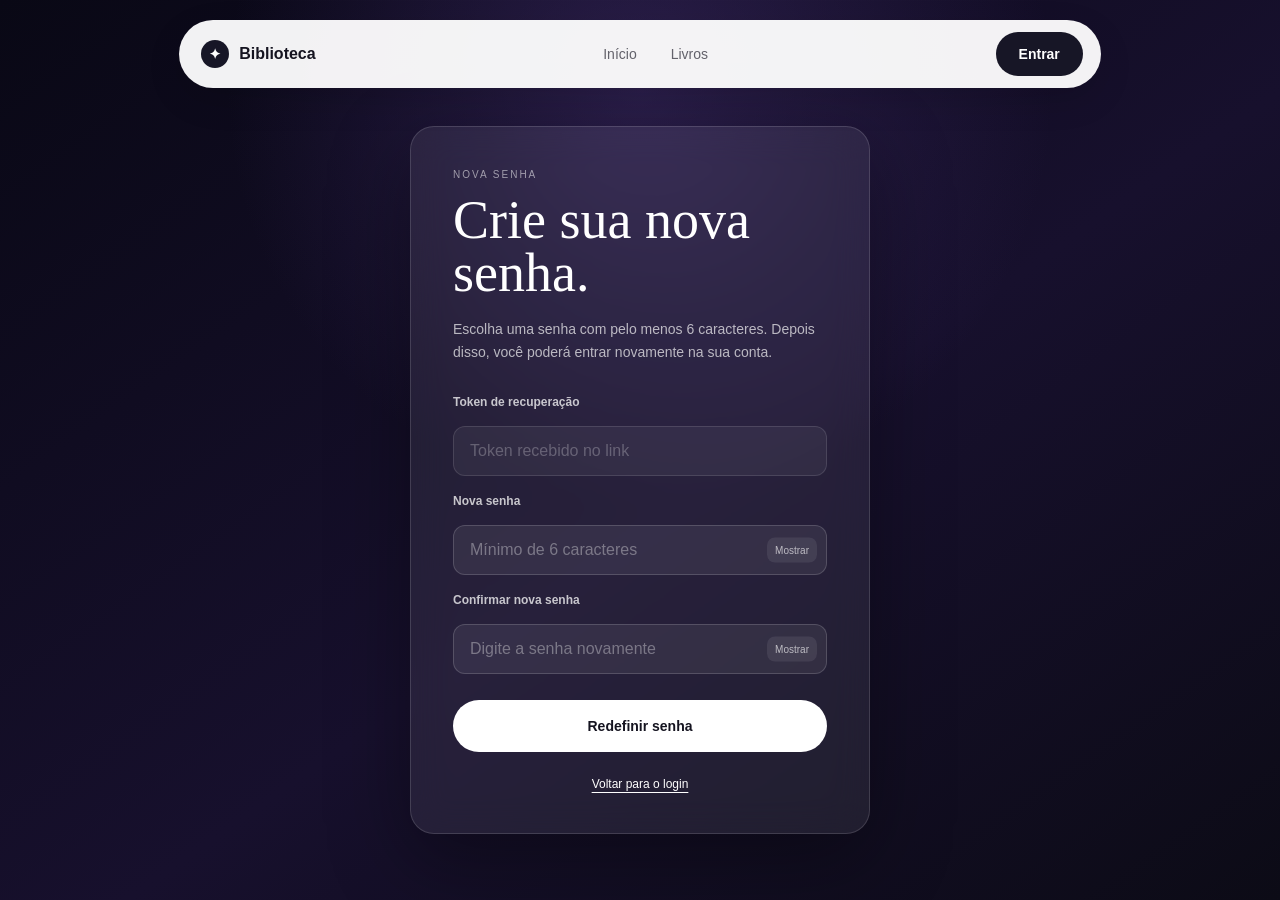
<file: redefinir-senha.html>
<!DOCTYPE html>

<html lang="pt-BR">
<head>
<meta charset="utf-8"/>
<meta content="width=device-width, initial-scale=1.0" name="viewport"/>
<title>Nova senha | Biblioteca Digital</title>
<meta content="Crie uma nova senha para sua conta na Biblioteca Digital." name="description"/>
<link href="css/style.css" rel="stylesheet"/>

</head>
<body class="auth-page auth-reset-page">
<!-- =====================================================
         NAVBAR
         ===================================================== -->
<header class="navbar-wrapper">
<nav class="navbar">
<a class="brand" href="index.html">
<span class="brand-icon">
                    ✦
                </span>
<span>
                    Biblioteca
                </span>
</a>
<div class="nav-links">
<a class="nav-link" href="index.html">
                    Início
                </a>
<a class="nav-link" href="livros.html">
                    Livros
                </a>
</div>
<a class="nav-login" href="login.html">
                Entrar
            </a>
</nav>
</header>
<!-- =====================================================
         CONTEÚDO
         ===================================================== -->
<main class="auth-page">
<section aria-labelledby="tituloNovaSenha" class="auth-card">
<span class="auth-label">
                NOVA SENHA
            </span>
<h1 id="tituloNovaSenha">
                Crie sua nova senha.
            </h1>
<p>
                Escolha uma senha com pelo menos
                6 caracteres. Depois disso, você
                poderá entrar novamente na sua conta.
            </p>
<!-- =================================================
                 FORMULÁRIO
                 ================================================= -->
<form class="auth-form" id="redefinirSenhaForm" novalidate="">
<!-- TOKEN -->
<div class="form-group">
<label for="token">
                        Token de recuperação
                    </label>
<input autocomplete="off" class="token-field" id="token" name="token" placeholder="Token recebido no link" required="" type="text"/>
</div>
<!-- NOVA SENHA -->
<div class="form-group">
<label for="novaSenha">
                        Nova senha
                    </label>
<div class="password-field">
<input autocomplete="new-password" id="novaSenha" minlength="6" name="novaSenha" placeholder="Mínimo de 6 caracteres" required="" type="password"/>
<button aria-label="Mostrar senha" class="password-toggle" data-target="novaSenha" type="button">
                            Mostrar
                        </button>
</div>
</div>
<!-- CONFIRMAÇÃO -->
<div class="form-group">
<label for="confirmarNovaSenha">
                        Confirmar nova senha
                    </label>
<div class="password-field">
<input autocomplete="new-password" id="confirmarNovaSenha" minlength="6" name="confirmarNovaSenha" placeholder="Digite a senha novamente" required="" type="password"/>
<button aria-label="Mostrar senha" class="password-toggle" data-target="confirmarNovaSenha" type="button">
                            Mostrar
                        </button>
</div>
</div>
<button class="auth-submit" id="redefinirSenhaSubmit" type="submit">
                    Redefinir senha
                </button>
<div aria-live="polite" class="auth-message" hidden="" id="redefinirSenhaMessage" role="alert"></div>
</form>
<div class="auth-footer">
<a href="login.html">
                    Voltar para o login
                </a>
</div>
</section>
</main>
<!-- =====================================================
         JAVASCRIPT
         ===================================================== -->
<script src="js/config.js"></script>
<script src="js/auth.js"></script>
</body>
</html>
</file>
<file: css/style.css>
/* ============================================================
   BIBLIOTECA DIGITAL

   ============================================================ */


/* ============================================================
   RESET
   ============================================================ */

* {
    margin: 0;
    padding: 0;
    box-sizing: border-box;
}

html {
    scroll-behavior: smooth;
}

body {
    font-family: Arial, Helvetica, sans-serif;
    background: #0c0b16;
    color: #ffffff;
    overflow-x: hidden;
}

a {
    color: inherit;
    text-decoration: none;
}

button,
input {
    font: inherit;
}


/* ============================================================
   VARIÁVEIS
   ============================================================ */

:root {

    --white: #ffffff;

    --dark: #0c0b16;
    --dark-soft: #12101f;

    --purple: #17112f;
    --purple-light: #2b1d52;

    --brown: #673d2e;
    --brown-dark: #2a1814;

    --text-white: #ffffff;
    --text-soft: rgba(255, 255, 255, 0.72);

    --border-light: rgba(255, 255, 255, 0.22);

    --radius-card: 15px;

    --serif:
        Georgia,
        "Times New Roman",
        serif;

    --sans:
        Arial,
        Helvetica,
        sans-serif;
}


/* ============================================================
   NAVBAR
   ============================================================ */

.navbar-wrapper {
    position: absolute;
    top: 20px;
    left: 0;
    width: 100%;
    z-index: 100;
    padding: 0 14%;
}

.navbar {
    width: 100%;
    height: 68px;

    display: flex;
    align-items: center;
    justify-content: space-between;

    padding: 0 18px 0 22px;

    background: rgba(255, 255, 255, 0.95);

    border-radius: 40px;

    box-shadow:
        0 12px 35px rgba(0, 0, 0, 0.12);

    color: #151420;
}


/* ============================================================
   BRAND
   ============================================================ */

.brand {
    display: flex;
    align-items: center;
    gap: 10px;

    font-size: 16px;
    font-weight: 600;

    color: #151420;
}

.brand-icon {
    width: 28px;
    height: 28px;

    display: flex;
    align-items: center;
    justify-content: center;

    border-radius: 50%;

    background: #171626;

    color: white;

    font-size: 14px;
}


/* ============================================================
   NAV LINKS
   ============================================================ */

.nav-links {
    display: flex;
    align-items: center;
    gap: 34px;
}

.nav-link {
    position: relative;

    color: rgba(21, 20, 32, 0.65);

    font-size: 14px;

    transition:
        color 0.25s ease;
}

.nav-link:hover,
.nav-link.active {
    color: #151420;
}

.nav-link.active::after {
    content: "";

    position: absolute;

    left: 50%;
    bottom: -14px;

    width: 15px;
    height: 2px;

    transform: translateX(-50%);

    background: #151420;

    border-radius: 5px;
}


/* ============================================================
   LOGIN
   ============================================================ */

.nav-login {
    display: flex;
    align-items: center;
    justify-content: center;

    height: 44px;
    padding: 0 23px;

    background: #171626;

    color: #ffffff;

    border-radius: 30px;

    font-size: 14px;
    font-weight: 600;

    transition:
        transform 0.25s ease,
        background 0.25s ease;
}

.nav-login:hover {
    transform: translateY(-2px);
}


/* ============================================================
   HERO
   ============================================================ */

.hero {

    position: relative;

    min-height: 100vh;

    display: flex;
    align-items: center;
    justify-content: center;

    text-align: center;

    overflow: hidden;

    /*
     * Gradiente original.
     *
     * A intenção é manter a atmosfera da imagem
     * mesmo quando a fotografia de fundo não estiver carregada.
     */

    background:
        linear-gradient(
            180deg,
            #c9dbe1 0%,
            #d2c5c5 36%,
            #77736c 65%,
            #263c28 100%
        );
}


/*
 * Camada responsável pela atmosfera visual.
 */

.hero-overlay {

    position: absolute;

    inset: 0;

    background:
        linear-gradient(
            180deg,
            rgba(205, 220, 225, 0.12),
            rgba(80, 70, 70, 0.10) 40%,
            rgba(19, 34, 20, 0.35) 100%
        );

    pointer-events: none;
}


/* ============================================================
   HERO CONTENT
   ============================================================ */

.hero-content {

    position: relative;

    z-index: 2;

    width: min(900px, 90%);

    margin-top: 30px;
}

.hero-label {

    display: inline-flex;

    padding: 9px 17px;

    border: 1px solid rgba(255, 255, 255, 0.45);

    border-radius: 30px;

    color: rgba(255, 255, 255, 0.90);

    font-size: 10px;
    font-weight: 700;

    letter-spacing: 1.4px;
}

.hero h1 {

    margin-top: 34px;

    font-family: var(--serif);

    font-size: clamp(65px, 7vw, 112px);

    line-height: 0.94;

    font-weight: 400;

    letter-spacing: -4px;

    color: #ffffff;
}

.hero h1 em {
    font-style: italic;
}

.hero-content p {

    width: min(600px, 90%);

    margin: 35px auto 0;

    color: rgba(255, 255, 255, 0.92);

    font-size: 16px;

    line-height: 1.65;
}


/* ============================================================
   HERO ACTIONS
   ============================================================ */

.hero-actions {

    display: flex;

    justify-content: center;
    align-items: center;

    gap: 13px;

    margin-top: 36px;
}


/* ============================================================
   BUTTONS
   ============================================================ */

.btn {

    min-height: 54px;

    padding: 0 26px;

    display: inline-flex;
    align-items: center;
    justify-content: center;

    gap: 18px;

    border-radius: 30px;

    font-size: 14px;
    font-weight: 600;

    cursor: pointer;

    transition:
        transform 0.25s ease,
        background 0.25s ease;
}

.btn:hover {
    transform: translateY(-2px);
}

.btn-primary {

    background: #ffffff;

    color: #171626;

    border: 1px solid #ffffff;
}

.btn-secondary {

    background: rgba(255, 255, 255, 0.04);

    color: #ffffff;

    border: 1px solid rgba(255, 255, 255, 0.45);
}

.btn-secondary:hover {
    background: rgba(255, 255, 255, 0.12);
}


/* ============================================================
   SCROLL
   ============================================================ */

.scroll-indicator {

    position: absolute;

    bottom: 25px;
    left: 50%;

    transform: translateX(-50%);

    z-index: 3;

    display: flex;

    flex-direction: column;

    align-items: center;

    gap: 7px;

    color: rgba(255, 255, 255, 0.72);

    font-size: 9px;

    letter-spacing: 2px;
}

.scroll-arrow {
    font-size: 20px;
}


/* ============================================================
   INTRO
   ============================================================ */

.intro-section {

    min-height: 55vh;

    display: flex;
    align-items: center;

    background:
        radial-gradient(
            circle at 50% 0%,
            rgba(64, 46, 130, 0.42),
            transparent 48%
        ),
        #0b0a15;
}

.intro-content {

    width: min(1100px, 82%);

    margin: 0 auto;

    text-align: center;
}

.section-label {

    display: block;

    margin-bottom: 15px;

    font-size: 9px;

    font-weight: 700;

    letter-spacing: 2px;

    color: rgba(255, 255, 255, 0.55);
}

.intro-content h2 {

    font-family: var(--serif);

    font-weight: 400;

    font-size: clamp(50px, 6vw, 88px);

    line-height: 1.02;

    letter-spacing: -3px;
}

.intro-content p {

    width: min(600px, 90%);

    margin: 30px auto 0;

    color: rgba(255, 255, 255, 0.72);

    line-height: 1.7;

    font-size: 16px;
}


/* ============================================================
   GÊNERO — BASE
   ============================================================ */

.genre-section {

    position: relative;

    min-height: 100vh;

    overflow: hidden;
}

.genre-inner {

    width: min(1070px, 82%);

    margin: 0 auto;

    padding: 100px 0 80px;
}


/* ============================================================
   FANTASIA
   ============================================================ */

.genre-fantasy {

    background:
        radial-gradient(
            circle at 70% 10%,
            rgba(85, 60, 150, 0.60),
            transparent 42%
        ),
        linear-gradient(
            120deg,
            #090815,
            #17102e 55%,
            #27184b
        );
}

.genre-fantasy .genre-header {
    text-align: left;
}


/* ============================================================
   ROMANCE
   ============================================================ */

.genre-romance {
    background:
        radial-gradient(
            circle at 30% 30%,
            rgba(80, 37, 63, 0.45),
            transparent 50%
        ),
        linear-gradient(
            120deg,
            #3d1c30,
            #50253f 55%,
            #1f1019
        );
}

.genre-romance .genre-header {
    text-align: right;
}

/* ============================================================
   AVENTURA
   ============================================================ */

.genre-adventure {

    background:
        radial-gradient(
            circle at 70% 10%,
            rgba(43, 105, 93, 0.35),
            transparent 50%
        ),
        linear-gradient(
            120deg,
            #101b1b,
            #16342f 55%,
            #0b1716
        );
}


/* ============================================================
   CABEÇALHO DO GÊNERO
   ============================================================ */

.genre-header {
    position: relative;

    margin-bottom: 65px;
}

.genre-number {

    margin-bottom: 15px;

    color: rgba(255, 255, 255, 0.45);

    font-size: 11px;

    letter-spacing: 1px;
}

.genre-header h2 {

    font-family: var(--serif);

    font-size: clamp(65px, 7vw, 105px);

    line-height: 0.95;

    font-weight: 400;

    letter-spacing: -4px;
}

.genre-header p {

    margin-top: 22px;

    color: rgba(255, 255, 255, 0.75);

    font-size: 14px;
}


/* ============================================================
   RECOMMENDATIONS
   ============================================================ */

.recommendations {
    margin-top: 35px;
}

.recommendation-header {

    display: flex;

    align-items: flex-end;

    justify-content: space-between;

    margin-bottom: 24px;
}

.recommendation-header h3 {

    font-family: var(--serif);

    font-size: 22px;

    font-weight: 400;
}

.recommendation-header a {

    color: rgba(255, 255, 255, 0.80);

    font-size: 10px;

    transition:
        opacity 0.25s ease;
}

.recommendation-header a:hover {
    opacity: 0.65;
}


/* ============================================================
   BOOK GRID
   ============================================================ */

.book-grid {

    display: grid;

    grid-template-columns:
        repeat(3, minmax(0, 1fr));

    gap: 14px;
}


/* ============================================================
   BOOK CARD
   ============================================================ */

.book-card {

    overflow: hidden;

    border: 1px solid rgba(255, 255, 255, 0.16);

    border-radius: var(--radius-card);

    background: rgba(255, 255, 255, 0.08);

    backdrop-filter: blur(10px);

    -webkit-backdrop-filter: blur(10px);

    transition:
        transform 0.3s ease,
        border-color 0.3s ease;
}

.book-card:hover {

    transform: translateY(-6px);

    border-color:
        rgba(255, 255, 255, 0.35);
}


/* ============================================================
   BOOK COVER
   ============================================================ */

.book-cover {

    height: 340px;

    display: flex;

    align-items: center;
    justify-content: center;

    flex-direction: column;

    gap: 22px;

    background:
        linear-gradient(
            145deg,
            rgba(255, 255, 255, 0.18),
            rgba(255, 255, 255, 0.04)
        );

    font-family: var(--serif);

    font-size: 18px;

    text-align: center;
}

.card-icon {

    font-family: Arial, sans-serif;

    font-size: 30px;

    color: #ffffff;
}


/* ============================================================
   BOOK INFO
   ============================================================ */

.book-info {

    min-height: 88px;

    padding: 17px 16px;

    background:
        rgba(255, 255, 255, 0.07);
}

.book-info > span {

    display: block;

    margin-bottom: 7px;

    font-size: 8px;

    font-weight: 700;

    letter-spacing: 1.4px;

    color: rgba(255, 255, 255, 0.48);
}

.book-info h4 {

    font-family: var(--serif);

    font-size: 18px;

    font-weight: 400;
}

.book-info p {

    margin-top: 5px;

    color: rgba(255, 255, 255, 0.52);

    font-size: 9px;
}


/* ============================================================
   FINAL CTA
   ============================================================ */

.final-cta {

    min-height: 75vh;

    display: flex;

    align-items: center;
    justify-content: center;

    text-align: center;

    background:
        radial-gradient(
            circle at 50% 20%,
            rgba(82, 55, 130, 0.42),
            transparent 48%
        ),
        #0b0a15;
}

.final-cta-content {
    width: min(850px, 90%);
}

.final-cta h2 {

    font-family: var(--serif);

    font-size: clamp(55px, 6vw, 90px);

    font-weight: 400;

    line-height: 1;

    letter-spacing: -3px;
}

.final-cta p {

    margin: 28px auto 35px;

    color: rgba(255, 255, 255, 0.65);

    font-size: 15px;
}


/* ============================================================
   FOOTER
   ============================================================ */

.footer {

    background: #08070f;

    border-top:
        1px solid rgba(255, 255, 255, 0.08);
}

.footer-content {

    width: min(1100px, 82%);

    margin: 0 auto;

    min-height: 130px;

    display: flex;

    align-items: center;

    justify-content: space-between;

    gap: 25px;
}

.footer p {

    color: rgba(255, 255, 255, 0.45);

    font-size: 12px;
}

.footer-copy {

    color: rgba(255, 255, 255, 0.35);

    font-size: 10px;
}


/* ============================================================
   ============================================================
   ADIÇÕES — BUSCA E FILTRO
   ============================================================
   Tudo abaixo deste ponto é funcionalidade nova.
   Não altera a estrutura visual original acima.
   ============================================================
   ============================================================ */


/* ============================================================
   ÁREA DO FILTRO
   ============================================================ */

.genre-filter-section {

    position: relative;

    padding: 110px 0;

    background:
        radial-gradient(
            circle at 50% 0%,
            rgba(80, 55, 135, 0.38),
            transparent 45%
        ),
        #0c0b16;
}

.genre-filter-container {

    width: min(1070px, 82%);

    margin: 0 auto;
}

.genre-filter-heading {

    text-align: center;

    margin-bottom: 45px;
}

.genre-filter-heading h2 {

    font-family: var(--serif);

    font-weight: 400;

    font-size: clamp(45px, 5vw, 70px);

    line-height: 1;

    letter-spacing: -2px;
}


/* ============================================================
   CAMPO DE BUSCA
   ============================================================ */

.genre-search {

    width: min(600px, 100%);

    margin: 0 auto 35px;
}

.genre-search label {

    display: block;

    margin-bottom: 10px;

    color: rgba(255, 255, 255, 0.55);

    font-size: 10px;

    text-transform: uppercase;

    letter-spacing: 1.5px;
}

.search-wrapper {

    position: relative;
}

.search-icon {

    position: absolute;

    left: 20px;
    top: 50%;

    transform: translateY(-50%);

    color: rgba(255, 255, 255, 0.65);

    font-size: 22px;

    pointer-events: none;
}

#genreSearch {

    width: 100%;

    height: 56px;

    padding:
        0 20px 0 50px;

    border:
        1px solid rgba(255, 255, 255, 0.18);

    border-radius: 30px;

    outline: none;

    background:
        rgba(255, 255, 255, 0.06);

    color: #ffffff;

    transition:
        border-color 0.25s ease,
        background 0.25s ease;
}

#genreSearch::placeholder {
    color: rgba(255, 255, 255, 0.38);
}

#genreSearch:focus {

    border-color:
        rgba(255, 255, 255, 0.45);

    background:
        rgba(255, 255, 255, 0.09);
}


/* ============================================================
   BOTÕES DE FILTRO
   ============================================================ */

.genre-filter-buttons {

    display: flex;

    justify-content: center;

    align-items: center;

    flex-wrap: wrap;

    gap: 9px;
}

.genre-filter-button {

    padding: 10px 17px;

    border:
        1px solid rgba(255, 255, 255, 0.18);

    border-radius: 25px;

    background:
        rgba(255, 255, 255, 0.04);

    color:
        rgba(255, 255, 255, 0.65);

    cursor: pointer;

    font-size: 11px;

    transition:
        background 0.25s ease,
        color 0.25s ease,
        border-color 0.25s ease,
        transform 0.25s ease;
}

.genre-filter-button:hover {

    transform: translateY(-1px);

    color: #ffffff;

    border-color:
        rgba(255, 255, 255, 0.38);
}

.genre-filter-button.active {

    background: #ffffff;

    color: #151420;

    border-color: #ffffff;
}


/* ============================================================
   ESTADO OCULTO
   ============================================================ */

.genre-section.genre-hidden {

    display: none;
}


/* ============================================================
   RESPONSIVIDADE
   ============================================================ */

@media (max-width: 1100px) {

    .navbar-wrapper {
        padding: 0 8%;
    }

    .genre-inner,
    .genre-filter-container,
    .footer-content {
        width: 84%;
    }

    .book-cover {
        height: 300px;
    }

}


@media (max-width: 768px) {

    .navbar-wrapper {
        top: 12px;
        padding: 0 18px;
    }

    .navbar {
        height: 60px;
        padding: 0 14px;
    }

    .nav-links {
        display: none;
    }

    .brand {
        font-size: 14px;
    }

    .nav-login {
        height: 40px;
        padding: 0 18px;
        font-size: 12px;
    }


    .hero h1 {

        font-size: clamp(55px, 14vw, 80px);

        letter-spacing: -3px;
    }

    .hero-content p {
        font-size: 14px;
    }

    .hero-actions {

        flex-direction: column;

        width: 100%;
    }

    .hero-actions .btn {

        width: min(280px, 100%);
    }


    .intro-section {
        min-height: 50vh;
    }


    .genre-inner,
    .genre-filter-container,
    .footer-content {

        width: calc(100% - 40px);
    }


    .genre-inner {

        padding-top: 80px;
        padding-bottom: 70px;
    }


    .genre-header h2 {

        font-size: clamp(55px, 14vw, 80px);

        letter-spacing: -3px;
    }


    .genre-romance .genre-header {

        text-align: left;
    }


    .recommendation-header {

        align-items: flex-start;

        flex-direction: column;

        gap: 15px;
    }


    .book-grid {

        grid-template-columns: 1fr;
    }


    .book-cover {
        height: 330px;
    }


    .genre-filter-section {
        padding: 80px 0;
    }


    .genre-filter-heading h2 {

        font-size: 50px;
    }


    .genre-filter-buttons {

        justify-content: flex-start;
    }


    .footer-content {

        padding: 35px 0;

        flex-direction: column;

        align-items: flex-start;
    }

}


@media (max-width: 480px) {

    .hero h1 {

        font-size: 53px;

        letter-spacing: -2px;
    }

    .hero-content p {

        width: 95%;

        font-size: 13px;
    }

    .hero-label {
        font-size: 8px;
    }

    .genre-header h2 {

        font-size: 54px;
    }

    .genre-filter-heading h2 {

        font-size: 43px;
    }

    .book-cover {

        height: 300px;
    }

}
/* ============================================================
   LOGIN
   ADIÇÕES — NÃO ALTERAR AS REGRAS ACIMA
   ============================================================ */


/* ============================================================
   PÁGINA
   ============================================================ */

.login-page {
    min-height: 100vh;

    background:
        radial-gradient(
            circle at 50% 20%,
            rgba(65, 48, 130, 0.34),
            transparent 38%
        ),
        linear-gradient(
            135deg,
            #080711 0%,
            #0d0b18 48%,
            #18102e 100%
        );

    color: #ffffff;

    overflow-x: hidden;
}


/* ============================================================
   NAVBAR DO LOGIN
   ============================================================ */

.login-navbar-wrapper {
    position: absolute;
    z-index: 100;
}

.login-nav-active {
    background: #171626;
    color: #ffffff;
}


/* ============================================================
   ÁREA PRINCIPAL
   ============================================================ */

.login-main {
    min-height: 100vh;
    width: 100%;
}


.login-section {

    position: relative;

    min-height: 100vh;

    display: flex;
    align-items: center;
    justify-content: center;

    padding:
        130px 20px
        70px;

    overflow: hidden;
}


/* ============================================================
   ELEMENTOS DE LUZ / PROFUNDIDADE
   ============================================================ */

.login-glow {

    position: absolute;

    width: 500px;
    height: 500px;

    border-radius: 50%;

    pointer-events: none;

    filter: blur(80px);

    opacity: 0.35;
}


.login-glow-one {

    top: -250px;
    left: -150px;

    background:
        rgba(88, 61, 165, 0.42);
}


.login-glow-two {

    right: -200px;
    bottom: -300px;

    background:
        rgba(108, 55, 116, 0.30);
}


/* ============================================================
   CONTAINER
   ============================================================ */

.login-container {

    position: relative;
    z-index: 2;

    width: min(1050px, 92%);

    display: grid;

    grid-template-columns:
        minmax(0, 1fr)
        minmax(400px, 470px);

    align-items: center;

    gap: 90px;

    margin: 0 auto;
}


/* ============================================================
   INTRODUÇÃO
   ============================================================ */

.login-intro {

    max-width: 500px;

    text-align: left;
}


.login-label {

    display: inline-block;

    margin-bottom: 24px;

    padding: 9px 16px;

    border:
        1px solid
        rgba(255, 255, 255, 0.25);

    border-radius: 30px;

    color:
        rgba(255, 255, 255, 0.72);

    font-family: var(--sans);

    font-size: 9px;

    font-weight: 700;

    letter-spacing: 2px;
}


.login-intro h1 {

    margin: 0;

    font-family: var(--serif);

    font-size:
        clamp(58px, 6vw, 90px);

    font-weight: 400;

    line-height: 0.98;

    letter-spacing: -4px;

    color: #ffffff;
}


.login-intro h1 em {

    font-style: italic;
}


.login-intro p {

    width: min(440px, 100%);

    margin-top: 32px;

    color:
        rgba(255, 255, 255, 0.65);

    font-family: var(--sans);

    font-size: 15px;

    line-height: 1.7;
}


/* ============================================================
   CARD DE LOGIN
   ============================================================ */

.login-card {

    width: 100%;

    padding: 42px;

    background:
        rgba(255, 255, 255, 0.075);

    border:
        1px solid
        rgba(255, 255, 255, 0.16);

    border-radius: 24px;

    box-shadow:
        0 30px 80px rgba(0, 0, 0, 0.30);

    backdrop-filter: blur(20px);
    -webkit-backdrop-filter: blur(20px);
}


/* ============================================================
   CABEÇALHO DO CARD
   ============================================================ */

.login-card-header {

    margin-bottom: 30px;
}


.login-card-label {

    display: block;

    margin-bottom: 13px;

    color:
        rgba(255, 255, 255, 0.48);

    font-family: var(--sans);

    font-size: 9px;

    font-weight: 700;

    letter-spacing: 2px;
}


.login-card-header h2 {

    margin: 0;

    font-family: var(--serif);

    font-size: 34px;

    font-weight: 400;

    line-height: 1.1;

    letter-spacing: -1px;

    color: #ffffff;
}


.login-card-header p {

    margin-top: 12px;

    color:
        rgba(255, 255, 255, 0.56);

    font-family: var(--sans);

    font-size: 13px;

    line-height: 1.6;
}


/* ============================================================
   FORMULÁRIO
   ============================================================ */

.login-form {

    display: flex;

    flex-direction: column;

    gap: 22px;
}


.form-group {

    display: flex;

    flex-direction: column;

    gap: 9px;
}


.form-group label {

    color:
        rgba(255, 255, 255, 0.80);

    font-family: var(--sans);

    font-size: 12px;

    font-weight: 600;
}


/* ============================================================
   LINHA DA LABEL DA SENHA
   ============================================================ */

.form-label-row {

    display: flex;

    align-items: center;

    justify-content: space-between;

    gap: 15px;
}


.forgot-password {

    color:
        rgba(255, 255, 255, 0.52);

    font-family: var(--sans);

    font-size: 11px;

    transition:
        color 0.25s ease;
}


.forgot-password:hover {

    color: #ffffff;
}


/* ============================================================
   INPUTS
   ============================================================ */

.login-form input {

    width: 100%;

    height: 54px;

    padding:
        0 17px;

    background:
        rgba(0, 0, 0, 0.18);

    border:
        1px solid
        rgba(255, 255, 255, 0.15);

    border-radius: 12px;

    outline: none;

    color: #ffffff;

    font-family: var(--sans);

    font-size: 13px;

    transition:
        border-color 0.25s ease,
        background 0.25s ease,
        box-shadow 0.25s ease;
}


.login-form input::placeholder {

    color:
        rgba(255, 255, 255, 0.32);
}


.login-form input:hover {

    border-color:
        rgba(255, 255, 255, 0.25);
}


.login-form input:focus {

    background:
        rgba(255, 255, 255, 0.07);

    border-color:
        rgba(255, 255, 255, 0.45);

    box-shadow:
        0 0 0 3px
        rgba(255, 255, 255, 0.05);
}


/* ============================================================
   SENHA
   ============================================================ */

.password-wrapper {

    position: relative;

    width: 100%;
}


.password-wrapper input {

    padding-right: 52px;
}


.toggle-password {

    position: absolute;

    top: 50%;
    right: 7px;

    width: 40px;
    height: 40px;

    display: flex;

    align-items: center;
    justify-content: center;

    transform:
        translateY(-50%);

    border: none;

    background: transparent;

    color:
        rgba(255, 255, 255, 0.45);

    cursor: pointer;

    font-size: 13px;

    transition:
        color 0.25s ease;
}


.toggle-password:hover {

    color: #ffffff;
}


/* ============================================================
   MENSAGEM
   ============================================================ */

.login-message {

    min-height: 18px;

    font-family: var(--sans);

    font-size: 11px;

    line-height: 1.5;

    color:
        rgba(255, 255, 255, 0.65);
}


.login-message-info {

    color:
        rgba(255, 255, 255, 0.70);
}


/* ============================================================
   BOTÃO ENTRAR
   ============================================================ */

.login-submit {

    width: 100%;

    height: 56px;

    display: flex;

    align-items: center;

    justify-content: center;

    gap: 12px;

    border: none;

    border-radius: 30px;

    background: #ffffff;

    color: #171626;

    cursor: pointer;

    font-family: var(--sans);

    font-size: 13px;

    font-weight: 700;

    transition:
        transform 0.25s ease,
        box-shadow 0.25s ease,
        background 0.25s ease;
}


.login-submit:hover {

    transform:
        translateY(-2px);

    box-shadow:
        0 12px 30px
        rgba(0, 0, 0, 0.20);
}


.login-submit:active {

    transform:
        translateY(0);
}


.login-submit-arrow {

    font-size: 18px;

    line-height: 1;
}


/* ============================================================
   LOGIN COM GOOGLE
   ============================================================ */

.login-divider {

    display: flex;

    align-items: center;

    gap: 14px;

    margin: 22px 0;

    color: rgba(255, 255, 255, 0.4);

    font-family: var(--sans);

    font-size: 11px;

    text-transform: uppercase;

    letter-spacing: 1px;
}


.login-divider::before,
.login-divider::after {

    content: "";

    flex: 1;

    height: 1px;

    background: rgba(255, 255, 255, 0.14);
}


.login-google {

    width: 100%;

    height: 56px;

    display: flex;

    align-items: center;
    justify-content: center;

    gap: 12px;

    border-radius: 30px;

    border: 1px solid rgba(255, 255, 255, 0.22);

    background: rgba(255, 255, 255, 0.05);

    color: #ffffff;

    font-family: var(--sans);
    font-size: 14px;
    font-weight: 600;

    cursor: pointer;

    transition:
        background 0.25s ease,
        border-color 0.25s ease;
}


.login-google:hover {

    background: rgba(255, 255, 255, 0.12);

    border-color: rgba(255, 255, 255, 0.4);
}


.login-google:disabled {

    opacity: 0.6;

    cursor: default;
}


/* ============================================================
   CADASTRO
   ============================================================ */

.login-register {

    display: flex;

    align-items: center;
    justify-content: center;

    flex-wrap: wrap;

    gap: 5px;

    margin-top: 28px;

    padding-top: 24px;

    border-top:
        1px solid
        rgba(255, 255, 255, 0.10);

    color:
        rgba(255, 255, 255, 0.45);

    font-family: var(--sans);

    font-size: 11px;

    text-align: center;
}


.login-register a {

    color:
        rgba(255, 255, 255, 0.88);

    font-weight: 600;

    transition:
        color 0.25s ease;
}


.login-register a:hover {

    color: #ffffff;
}


.login-register a span {

    margin-left: 3px;
}


/* ============================================================
   VOLTAR
   ============================================================ */

.login-back {

    position: absolute;

    z-index: 3;

    left: 50%;

    bottom: 28px;

    transform:
        translateX(-50%);

    color:
        rgba(255, 255, 255, 0.40);

    font-family: var(--sans);

    font-size: 10px;

    letter-spacing: 0.2px;

    transition:
        color 0.25s ease;
}


.login-back:hover {

    color:
        rgba(255, 255, 255, 0.85);
}


.login-back span {

    margin-right: 5px;

    font-size: 14px;
}


/* ============================================================
   RESPONSIVIDADE — LOGIN
   ============================================================ */

@media (max-width: 900px) {

    .login-container {

        grid-template-columns: 1fr;

        width: min(520px, 92%);

        gap: 40px;
    }


    .login-intro {

        max-width: 100%;

        text-align: center;
    }


    .login-intro p {

        margin-left: auto;
        margin-right: auto;
    }


    .login-card {

        padding: 36px;
    }


    .login-section {

        padding-top: 130px;
        padding-bottom: 90px;
    }
}


@media (max-width: 768px) {

    .login-navbar-wrapper {

        top: 12px;

        padding:
            0 18px;
    }


    .login-container {

        width:
            calc(100% - 10px);
    }


    .login-intro h1 {

        font-size:
            clamp(52px, 14vw, 78px);

        letter-spacing: -3px;
    }


    .login-intro p {

        font-size: 13px;
    }


    .login-card {

        padding: 30px 24px;

        border-radius: 20px;
    }


    .login-card-header h2 {

        font-size: 30px;
    }


    .login-back {

        bottom: 18px;
    }
}


@media (max-width: 480px) {

    .login-section {

        padding:
            115px 15px
            70px;
    }


    .login-container {

        width: 100%;

        gap: 30px;
    }


    .login-intro h1 {

        font-size: 52px;

        letter-spacing: -2px;
    }


    .login-label {

        font-size: 8px;
    }


    .login-card {

        padding:
            28px 20px;
    }


    .login-card-header h2 {

        font-size: 27px;
    }


    .form-label-row {

        align-items: flex-start;

        flex-direction: column;

        gap: 6px;
    }


    .forgot-password {

        font-size: 10px;
    }


    .login-register {

        flex-direction: column;

        gap: 7px;
    }
}
/* ============================================================
   BIBLIOTECA DIGITAL
   ATMOSFERA DOS GÊNEROS 04 A 08
   ADIÇÃO — MANTÉM O DESIGN SYSTEM EXISTENTE
   ============================================================ */


/* ============================================================
   GÊNERO 04 — MISTÉRIO E POLICIAL
   ============================================================ */

.genre-mystery {
    background:
        radial-gradient(
            circle at 75% 25%,
            rgba(72, 92, 140, 0.20),
            transparent 42%
        ),
        linear-gradient(
            180deg,
            rgba(7, 9, 18, 0.78) 0%,
            rgba(13, 17, 30, 0.88) 45%,
            rgba(7, 8, 15, 0.96) 100%
        );
}

.genre-mystery .genre-header h2 {
    text-shadow:
        0 8px 35px rgba(0, 0, 0, 0.45);
}

.genre-mystery .book-cover {
    background:
        linear-gradient(
            145deg,
            rgba(37, 48, 72, 0.95),
            rgba(10, 13, 24, 0.98)
        );
}


/* ============================================================
   GÊNERO 05 — TERROR E HORROR
   ============================================================ */

.genre-horror {
    background:
        radial-gradient(
            circle at 30% 30%,
            rgba(103, 31, 78, 0.22),
            transparent 45%
        ),
        linear-gradient(
            180deg,
            rgba(12, 5, 13, 0.82) 0%,
            rgba(24, 8, 23, 0.90) 48%,
            rgba(7, 5, 10, 0.98) 100%
        );
}

.genre-horror .genre-header h2 {
    text-shadow:
        0 10px 40px rgba(0, 0, 0, 0.65);
}

.genre-horror .book-cover {
    background:
        linear-gradient(
            145deg,
            rgba(53, 17, 47, 0.95),
            rgba(12, 7, 15, 0.99)
        );
}


/* ============================================================
   GÊNERO 06 — DISTOPIA
   ============================================================ */

.genre-dystopia {
    background:
        radial-gradient(
            circle at 70% 25%,
            rgba(47, 119, 133, 0.18),
            transparent 44%
        ),
        linear-gradient(
            180deg,
            rgba(5, 12, 18, 0.84) 0%,
            rgba(8, 24, 31, 0.90) 48%,
            rgba(4, 8, 13, 0.98) 100%
        );
}

.genre-dystopia .genre-header h2 {
    text-shadow:
        0 8px 35px rgba(0, 0, 0, 0.50);
}

.genre-dystopia .book-cover {
    background:
        linear-gradient(
            145deg,
            rgba(17, 57, 66, 0.95),
            rgba(5, 14, 20, 0.99)
        );
}


/* ============================================================
   GÊNERO 07 — DRAMA
   ============================================================ */

.genre-drama {
    background:
        radial-gradient(
            circle at 65% 25%,
            rgba(151, 92, 61, 0.16),
            transparent 44%
        ),
        linear-gradient(
            180deg,
            rgba(22, 14, 12, 0.78) 0%,
            rgba(35, 22, 18, 0.88) 48%,
            rgba(10, 8, 8, 0.98) 100%
        );
}

.genre-drama .genre-header h2 {
    text-shadow:
        0 8px 35px rgba(0, 0, 0, 0.48);
}

.genre-drama .book-cover {
    background:
        linear-gradient(
            145deg,
            rgba(72, 47, 36, 0.94),
            rgba(18, 12, 11, 0.99)
        );
}


/* ============================================================
   GÊNERO 08 — COMÉDIA
   ============================================================ */

.genre-comedy {
    background:
        radial-gradient(
            circle at 72% 24%,
            rgba(139, 104, 153, 0.18),
            transparent 44%
        ),
        linear-gradient(
            180deg,
            rgba(25, 19, 31, 0.76) 0%,
            rgba(39, 29, 43, 0.86) 48%,
            rgba(11, 9, 14, 0.98) 100%
        );
}

.genre-comedy .genre-header h2 {
    text-shadow:
        0 8px 35px rgba(0, 0, 0, 0.42);
}

.genre-comedy .book-cover {
    background:
        linear-gradient(
            145deg,
            rgba(67, 50, 77, 0.94),
            rgba(18, 13, 22, 0.99)
        );
}


/* ============================================================
   RESPONSIVIDADE — GÊNEROS 04 A 08
   ============================================================ */

@media (max-width: 768px) {

    .genre-mystery,
    .genre-horror,
    .genre-dystopia,
    .genre-drama,
    .genre-comedy {
        background-repeat: no-repeat;
    }

}


/* ============================================================
   ADMINISTRAÇÃO — VARIÁVEIS DA INTERFACE
   ============================================================ */
.admin-page {
    --bg: #090811;
    --panel: rgba(255,255,255,.055);
    --line: rgba(255,255,255,.11);
    --muted: rgba(255,255,255,.46);
    --serif: "Cormorant Garamond", Georgia, serif;
    --sans: Inter, Arial, sans-serif;
}

.admin-page a{text-decoration:none;color:inherit}.admin-page .admin-navbar{position:absolute;top:22px;left:0;width:100%;padding:0 7%;z-index:20}.admin-page .admin-navbar-inner{min-height:68px;padding:0 20px 0 24px;display:flex;align-items:center;justify-content:space-between;gap:25px;background:rgba(255,255,255,.96);border-radius:40px;box-shadow:0 20px 60px rgba(0,0,0,.22);color:#151420}.admin-page .brand{display:flex;align-items:center;gap:9px;font-weight:700;white-space:nowrap}.admin-page .brand-icon{font-size:18px}.admin-page .admin-nav-links{display:flex;gap:26px}.admin-page .admin-nav-link{font-size:11px;font-weight:600;color:rgba(21,20,32,.56)}.admin-page .admin-nav-link.active, .admin-page .admin-nav-link:hover{color:#151420}.admin-page .admin-profile{display:flex;align-items:center;gap:12px}.admin-page .admin-user{font-size:10px;font-weight:700}.admin-page .admin-role{font-size:8px;color:rgba(21,20,32,.48);letter-spacing:1px;text-transform:uppercase}.admin-page .logout{border:1px solid rgba(21,20,32,.15);background:transparent;border-radius:22px;padding:9px 14px;cursor:pointer;font-size:9px;font-weight:700;color:#151420}.admin-page .admin-main{width:min(1240px,calc(100% - 80px));margin:auto;padding:155px 0 90px}.admin-page .admin-heading{display:flex;justify-content:space-between;align-items:flex-end;gap:30px;margin-bottom:40px}.admin-page .eyebrow{font-size:9px;font-weight:700;letter-spacing:2px;color:rgba(255,255,255,.38);text-transform:uppercase}.admin-page .admin-heading h1{margin:12px 0 0;font:400 clamp(55px,7vw,90px)/.9 var(--serif);letter-spacing:-4px}.admin-page .admin-heading h1 em{font-style:italic}.admin-page .admin-heading p{max-width:600px;color:var(--muted);font-size:13px;line-height:1.7;margin:22px 0 0}.admin-page .primary{border:1px solid #fff;background:#fff;color:#151420;border-radius:25px;padding:13px 18px;cursor:pointer;font-size:10px;font-weight:800;white-space:nowrap}.admin-page .primary:hover{background:transparent;color:#fff}.admin-page .stats{display:grid;grid-template-columns:repeat(4,1fr);gap:15px;margin-bottom:28px}.admin-page .stat{min-height:125px;padding:20px;border:1px solid var(--line);border-radius:17px;background:var(--panel);display:flex;flex-direction:column;justify-content:space-between}.admin-page .stat-label{font-size:8px;font-weight:700;letter-spacing:1.5px;color:rgba(255,255,255,.34)}.admin-page .stat-value{font:400 43px var(--serif)}.admin-page .stat-desc{font-size:9px;color:rgba(255,255,255,.35)}.admin-page .panel{border:1px solid var(--line);border-radius:19px;background:rgba(255,255,255,.035);overflow:hidden}.admin-page .toolbar{padding:15px;display:flex;align-items:center;gap:10px;border-bottom:1px solid var(--line);flex-wrap:wrap}.admin-page .search{height:43px;flex:1;min-width:220px;padding:0 16px;border:1px solid var(--line);border-radius:22px;background:rgba(255,255,255,.045);outline:none;color:#fff;font-size:11px}.admin-page .search::placeholder{color:rgba(255,255,255,.30)}.admin-page .select{height:43px;padding:0 14px;border:1px solid var(--line);border-radius:22px;background:#14121d;color:#fff;outline:none;font-size:10px}.admin-page .toolbar-note{margin-left:auto;color:rgba(255,255,255,.30);font-size:9px}.admin-page .table-wrap{overflow-x:auto}.admin-page .table{width:100%;border-collapse:collapse;min-width:720px}.admin-page .table th{text-align:left;padding:14px 18px;color:rgba(255,255,255,.30);font-size:8px;letter-spacing:1.3px;text-transform:uppercase;font-weight:700}.admin-page .table td{padding:17px 18px;border-top:1px solid rgba(255,255,255,.07);color:rgba(255,255,255,.68);font-size:10px;vertical-align:middle}.admin-page .table td strong{display:block;color:#fff;font-family:var(--serif);font-size:18px;font-weight:400}.admin-page .sub{display:block;color:rgba(255,255,255,.34);font-size:8px;margin-top:4px}.admin-page .badge{display:inline-flex;padding:7px 10px;border-radius:18px;font-size:8px;font-weight:800;letter-spacing:.6px;text-transform:uppercase}.admin-page .badge-ok{background:rgba(255,255,255,.11);color:#fff}.admin-page .badge-off{background:rgba(255,255,255,.045);color:rgba(255,255,255,.40)}.admin-page .badge-admin{background:rgba(255,255,255,.16);color:#fff}.admin-page .actions{display:flex;gap:7px;justify-content:flex-end}.admin-page .action{border:1px solid var(--line);background:rgba(255,255,255,.04);color:#fff;border-radius:20px;padding:8px 12px;cursor:pointer;font-size:8px;font-weight:700}.admin-page .action:hover{background:#fff;color:#151420}.admin-page .footer{border-top:1px solid var(--line);background:#07060d}.admin-page .footer-inner{width:min(1240px,calc(100% - 80px));min-height:110px;margin:auto;display:flex;align-items:center;justify-content:space-between;color:rgba(255,255,255,.3);font-size:9px}.admin-page .modal{position:fixed;inset:0;z-index:100;display:none;align-items:center;justify-content:center;padding:20px;background:rgba(3,3,7,.75);backdrop-filter:blur(8px)}.admin-page .modal.open{display:flex}.admin-page .modal-box{width:min(520px,100%);padding:25px;border:1px solid rgba(255,255,255,.13);border-radius:20px;background:#15131f;box-shadow:0 30px 90px rgba(0,0,0,.4)}.admin-page .modal-box h2{margin:0;font:400 32px var(--serif)}.admin-page .form-grid{display:grid;gap:12px;margin-top:22px}.admin-page .field label{display:block;margin-bottom:6px;color:rgba(255,255,255,.38);font-size:8px;font-weight:700;letter-spacing:1px;text-transform:uppercase}.admin-page .field input, .admin-page .field select{width:100%;height:43px;padding:0 13px;border:1px solid var(--line);border-radius:12px;background:rgba(255,255,255,.045);color:#fff;outline:none}.admin-page .modal-actions{display:flex;justify-content:flex-end;gap:8px;margin-top:20px}.admin-page .secondary{border:1px solid var(--line);background:transparent;color:#fff;border-radius:22px;padding:10px 15px;cursor:pointer;font-size:9px;font-weight:700}@media(max-width:900px){.admin-page .admin-navbar{padding:0 18px}.admin-page .admin-nav-links{display:none}.admin-page .admin-main{width:calc(100% - 40px)}.admin-page .stats{grid-template-columns:repeat(2,1fr)}.admin-page .admin-heading{align-items:flex-start;flex-direction:column}}@media(max-width:560px){.admin-page .admin-main{width:calc(100% - 30px);padding-top:115px}.admin-page .stats{grid-template-columns:1fr}.admin-page .admin-heading h1{font-size:55px}.admin-page .admin-heading p{font-size:12px}.admin-page .admin-profile .admin-user, .admin-page .admin-profile .admin-role{display:none}.admin-page .footer-inner{width:calc(100% - 30px);flex-direction:column;align-items:flex-start;justify-content:center;gap:8px}}


/* ============================================================
   EMPRÉSTIMOS — VARIÁVEIS DA INTERFACE
   ============================================================ */
.loans-page {
    --serif: "Cormorant Garamond", Georgia, serif;
    --sans: Inter, Arial, sans-serif;
}

/* ======================================================================================================================== */body.loans-page{
    margin:0;
    min-height:100vh;
    background:
        radial-gradient(circle at 50% 0%,rgba(87,62,145,.20),transparent 38%),
        linear-gradient(180deg,#090811 0%,#0d0b16 52%,#08070d 100%);
    color:#fff;
}.loans-page .navbar-wrapper{
    position:absolute;
    top:22px;
    left:0;
    width:100%;
    padding:0 10%;
    box-sizing:border-box;
    z-index:100;
}.loans-page .navbar{
    min-height:68px;
    padding:0 20px 0 24px;
    display:flex;
    align-items:center;
    justify-content:space-between;
    gap:24px;
    background:rgba(255,255,255,.96);
    border-radius:40px;
    box-shadow:0 20px 60px rgba(0,0,0,.22);
}.loans-page .brand{
    display:flex;
    align-items:center;
    gap:9px;
    color:#151420;
    text-decoration:none;
    white-space:nowrap;
    font-weight:700;
}.loans-page .brand-icon{font-size:18px}.loans-page .nav-links{
    display:flex;
    align-items:center;
    gap:32px;
}.loans-page .nav-link{
    color:rgba(21,20,32,.58);
    text-decoration:none;
    font:600 12px var(--sans);
}.loans-page .nav-link:hover, .loans-page .nav-link.active{color:#151420}.loans-page .nav-user-area{
    display:flex;
    align-items:center;
    gap:13px;
}.loans-page .nav-user{
    color:#151420;
    font:600 11px var(--sans);
}.loans-page .nav-logout{
    min-height:38px;
    padding:0 15px;
    border:1px solid rgba(21,20,32,.14);
    border-radius:22px;
    background:transparent;
    color:#151420;
    font:700 10px var(--sans);
    cursor:pointer;
}.loans-page .loans-main{
    width:min(1180px,calc(100% - 80px));
    margin:0 auto;
    padding:155px 0 100px;
}.loans-page .loans-section{position:relative}.loans-page .loans-container{position:relative;z-index:2}.loans-page .loans-header{
    display:flex;
    align-items:flex-end;
    justify-content:space-between;
    gap:35px;
    margin-bottom:48px;
}.loans-page .loans-label{
    display:inline-block;
    color:rgba(255,255,255,.42);
    font:700 10px var(--sans);
    letter-spacing:2px;
    text-transform:uppercase;
}.loans-page .loans-intro h1{
    margin:14px 0 0;
    font:400 clamp(58px,7vw,92px)/.9 var(--serif);
    letter-spacing:-4px;
}.loans-page .loans-intro h1 em{font-style:italic}.loans-page .loans-intro p{
    max-width:620px;
    margin:25px 0 0;
    color:rgba(255,255,255,.55);
    font:14px/1.7 var(--sans);
}.loans-page .loans-back-books{
    display:inline-flex;
    align-items:center;
    gap:9px;
    padding:13px 18px;
    border:1px solid rgba(255,255,255,.14);
    border-radius:25px;
    color:#fff;
    text-decoration:none;
    font:700 10px var(--sans);
    white-space:nowrap;
}.loans-page .loans-back-books:hover{
    background:#fff;
    color:#151420;
}.loans-page .loans-summary{
    display:grid;
    grid-template-columns:repeat(3,1fr);
    gap:15px;
    margin-bottom:38px;
}.loans-page .loan-summary-card{
    min-height:145px;
    padding:22px;
    box-sizing:border-box;
    display:flex;
    flex-direction:column;
    justify-content:space-between;
    border:1px solid rgba(255,255,255,.10);
    border-radius:18px;
    background:linear-gradient(145deg,rgba(255,255,255,.09),rgba(255,255,255,.035));
    box-shadow:0 18px 50px rgba(0,0,0,.14);
}.loans-page .loan-summary-label{
    color:rgba(255,255,255,.36);
    font:700 9px var(--sans);
    letter-spacing:1.6px;
}.loans-page .loan-summary-value{
    margin-top:10px;
    color:#fff;
    font:400 50px/1 var(--serif);
}.loans-page .loan-summary-description{
    color:rgba(255,255,255,.38);
    font:10px var(--sans);
}.loans-page .loans-status{
    margin:0 0 24px;
    color:rgba(255,255,255,.34);
    font:700 9px var(--sans);
    letter-spacing:1.4px;
    text-transform:uppercase;
}.loans-page .loans-list{
    display:grid;
    grid-template-columns:repeat(2,minmax(0,1fr));
    gap:18px;
}.loans-page .loan-card{
    display:grid;
    grid-template-columns:150px 1fr;
    min-height:245px;
    overflow:hidden;
    border:1px solid rgba(255,255,255,.11);
    border-radius:19px;
    background:rgba(255,255,255,.045);
    box-shadow:0 18px 50px rgba(0,0,0,.16);
    transition:transform .28s ease,border-color .28s ease,box-shadow .28s ease;
}.loans-page .loan-card:hover{
    transform:translateY(-5px);
    border-color:rgba(255,255,255,.24);
    box-shadow:0 28px 65px rgba(0,0,0,.24);
}.loans-page .loan-cover{
    position:relative;
    min-height:245px;
    display:flex;
    align-items:center;
    justify-content:center;
    flex-direction:column;
    gap:14px;
    padding:15px;
    box-sizing:border-box;
    text-align:center;
    background:
        radial-gradient(circle at 50% 18%,rgba(255,255,255,.15),transparent 35%),
        linear-gradient(145deg,var(--cover-a),var(--cover-b));
}.loans-page .loan-cover:before{
    content:"";
    position:absolute;
    inset:10px;
    border:1px solid rgba(255,255,255,.12);
    border-radius:9px;
}.loans-page .loan-cover-number{
    position:absolute;
    top:16px;
    right:16px;
    color:rgba(255,255,255,.42);
    font:700 8px var(--sans);
}.loans-page .loan-cover-icon{
    width:42px;
    height:42px;
    display:flex;
    align-items:center;
    justify-content:center;
    border:1px solid rgba(255,255,255,.22);
    border-radius:50%;
    color:#fff;
    background:rgba(255,255,255,.06);
    font-size:18px;
}.loans-page .loan-cover-title{
    position:relative;
    max-width:120px;
    color:rgba(255,255,255,.88);
    font:400 17px/1.05 var(--serif);
}.loans-page .loan-cover-category{
    position:relative;
    color:rgba(255,255,255,.48);
    font:700 7px var(--sans);
    letter-spacing:1.2px;
    text-transform:uppercase;
}.loans-page .loan-content{
    display:flex;
    flex-direction:column;
    padding:21px;
}.loans-page .loan-content-top{
    display:flex;
    align-items:center;
    justify-content:space-between;
    gap:12px;
}.loans-page .loan-status{
    display:inline-flex;
    align-items:center;
    gap:7px;
    width:fit-content;
    padding:7px 10px;
    border-radius:20px;
    font:700 8px var(--sans);
    letter-spacing:.8px;
    text-transform:uppercase;
}.loans-page .loan-status.active{
    color:#fff;
    background:rgba(255,255,255,.10);
}.loans-page .loan-status.returned{
    color:rgba(255,255,255,.46);
    background:rgba(255,255,255,.045);
}.loans-page .loan-status:before{
    content:"";
    width:6px;
    height:6px;
    border-radius:50%;
    background:#fff;
}.loans-page .loan-status.returned:before{background:rgba(255,255,255,.40)}.loans-page .loan-date{
    color:rgba(255,255,255,.30);
    font:9px var(--sans);
}.loans-page .loan-content h2{
    margin:22px 0 0;
    color:#fff;
    font:400 27px/1.05 var(--serif);
}.loans-page .loan-author{
    margin:8px 0 0;
    color:rgba(255,255,255,.48);
    font:10px var(--sans);
}.loans-page .loan-meta{
    display:flex;
    flex-wrap:wrap;
    gap:7px;
    margin-top:18px;
}.loans-page .loan-meta span{
    padding:7px 9px;
    border:1px solid rgba(255,255,255,.08);
    border-radius:15px;
    color:rgba(255,255,255,.38);
    font:8px var(--sans);
}.loans-page .loan-footer{
    display:flex;
    align-items:flex-end;
    justify-content:space-between;
    gap:15px;
    margin-top:auto;
    padding-top:20px;
}.loans-page .loan-return-info{
    color:rgba(255,255,255,.36);
    font:9px/1.5 var(--sans);
}.loans-page .loan-return-info strong{
    display:block;
    color:rgba(255,255,255,.70);
    font-size:10px;
}.loans-page .loan-button{
    min-height:39px;
    padding:0 15px;
    border:1px solid rgba(255,255,255,.16);
    border-radius:22px;
    background:rgba(255,255,255,.05);
    color:#fff;
    font:700 9px var(--sans);
    cursor:pointer;
}.loans-page .loan-button:hover{
    background:#fff;
    color:#151420;
}.loans-page .loan-button.disabled{
    cursor:default;
    color:rgba(255,255,255,.35);
    background:transparent;
}.loans-page .loans-note{
    margin-top:28px;
    padding:17px 20px;
    border:1px solid rgba(255,255,255,.08);
    border-radius:15px;
    color:rgba(255,255,255,.32);
    font:9px/1.6 var(--sans);
    text-align:center;
}.loans-page .site-footer{
    border-top:1px solid rgba(255,255,255,.08);
    background:#07060d;
}.loans-page .site-footer-inner{
    width:min(1180px,calc(100% - 80px));
    min-height:120px;
    margin:auto;
    display:flex;
    align-items:center;
    justify-content:space-between;
    gap:30px;
}.loans-page .site-footer-brand .brand{
    color:#fff;
    text-decoration:none;
    font-weight:700;
}.loans-page .site-footer-brand p{
    margin:8px 0 0;
    color:rgba(255,255,255,.32);
    font:9px var(--sans);
}.loans-page .site-footer-links{
    display:flex;
    gap:24px;
}.loans-page .site-footer-links a{
    color:rgba(255,255,255,.35);
    text-decoration:none;
    font:9px var(--sans);
}.loans-page .site-footer-links a:hover{color:#fff}.loans-page .site-footer-copy{
    color:rgba(255,255,255,.24);
    font:9px var(--sans);
}@media(max-width:950px){.loans-page .navbar-wrapper{padding:0 6%}.loans-page .loans-main{width:calc(100% - 60px)}.loans-page .loans-list{grid-template-columns:1fr}}@media(max-width:760px){.loans-page .nav-links{display:none}.loans-page .navbar-wrapper{padding:0 18px}.loans-page .nav-user{display:none}.loans-page .loans-main{width:calc(100% - 40px);padding-top:110px}.loans-page .loans-header{align-items:flex-start;flex-direction:column}.loans-page .loans-summary{grid-template-columns:1fr}.loans-page .loan-card{grid-template-columns:125px 1fr}.loans-page .site-footer-inner{width:calc(100% - 40px);flex-wrap:wrap;padding:30px 0}}@media(max-width:520px){.loans-page .loans-main{width:calc(100% - 30px)}.loans-page .loans-intro h1{font-size:54px;letter-spacing:-2px}.loans-page .loan-card{grid-template-columns:1fr}.loans-page .loan-cover{min-height:220px}.loans-page .loan-content{min-height:235px}.loans-page .site-footer-inner{width:calc(100% - 30px);align-items:flex-start;flex-direction:column}.loans-page .site-footer-links{flex-wrap:wrap}}


/* ============================================================
   AUTENTICAÇÃO — VARIÁVEIS DA INTERFACE
   ============================================================ */
.auth-register-page,
.auth-recovery-page,
.auth-reset-page {
    --serif: "Cormorant Garamond", Georgia, serif;
    --sans: Inter, Arial, sans-serif;
}

/* =========================================================
           CADASTRO
           Mantém a identidade visual da Biblioteca Digital
           ========================================================= */.auth-register-page.auth-page{
            min-height: 100vh;
            background:
                radial-gradient(
                    circle at 20% 20%,
                    rgba(91, 60, 130, 0.28),
                    transparent 35%
                ),
                radial-gradient(
                    circle at 80% 80%,
                    rgba(103, 61, 46, 0.20),
                    transparent 35%
                ),
                #0c0b16;

            display: flex;
            flex-direction: column;
        }.auth-register-page .auth-main{
            flex: 1;

            display: flex;
            align-items: center;
            justify-content: center;

            padding: 130px 20px 70px;
        }.auth-register-page .auth-card{
            width: 100%;
            max-width: 470px;

            padding: 42px;

            background: rgba(255, 255, 255, 0.96);

            border: 1px solid rgba(255, 255, 255, 0.35);

            border-radius: 28px;

            box-shadow:
                0 30px 80px rgba(0, 0, 0, 0.35);

            color: #151420;
        }.auth-register-page .auth-header{
            text-align: center;
            margin-bottom: 30px;
        }.auth-register-page .auth-label{
            display: block;

            margin-bottom: 10px;

            font-size: 11px;
            font-weight: 700;
            letter-spacing: 2px;

            color: #6c5a86;
        }.auth-register-page .auth-title{
            margin: 0 0 10px;

            font-family: Georgia, "Times New Roman", serif;

            font-size: clamp(32px, 5vw, 42px);
            line-height: 1.05;

            font-weight: 400;
        }.auth-register-page .auth-subtitle{
            margin: 0;

            color: rgba(21, 20, 32, 0.62);

            font-size: 14px;
            line-height: 1.7;
        }.auth-register-page .auth-form{
            display: flex;
            flex-direction: column;
            gap: 18px;
        }.auth-register-page .form-group{
            display: flex;
            flex-direction: column;
            gap: 8px;
        }.auth-register-page .form-group label{
            font-size: 13px;
            font-weight: 600;

            color: #151420;
        }.auth-register-page .form-group input{
            width: 100%;

            min-height: 52px;

            padding: 0 16px;

            border: 1px solid rgba(21, 20, 32, 0.15);

            border-radius: 14px;

            background: #ffffff;

            color: #151420;

            outline: none;

            transition:
                border-color 0.2s ease,
                box-shadow 0.2s ease;
        }.auth-register-page .form-group input:focus{
            border-color: #6c5a86;

            box-shadow:
                0 0 0 4px rgba(108, 90, 134, 0.10);
        }.auth-register-page .password-wrapper{
            position: relative;
        }.auth-register-page .password-wrapper input{
            padding-right: 52px;
        }.auth-register-page .password-toggle{
            position: absolute;

            right: 12px;
            top: 50%;

            transform: translateY(-50%);

            border: 0;
            background: transparent;

            cursor: pointer;

            color: rgba(21, 20, 32, 0.55);

            font-size: 18px;
        }.auth-register-page .password-toggle:hover{
            color: #151420;
        }.auth-register-page .form-message{
            display: none;

            padding: 13px 15px;

            border-radius: 12px;

            font-size: 13px;
            line-height: 1.5;
        }.auth-register-page .form-message.show{
            display: block;
        }.auth-register-page .form-message.error{
            background: rgba(180, 40, 40, 0.08);
            border: 1px solid rgba(180, 40, 40, 0.18);
            color: #9d2525;
        }.auth-register-page .form-message.success{
            background: rgba(45, 120, 75, 0.08);
            border: 1px solid rgba(45, 120, 75, 0.18);
            color: #28663f;
        }.auth-register-page .terms{
            display: flex;
            align-items: flex-start;
            gap: 10px;

            margin-top: 2px;

            font-size: 12px;
            line-height: 1.5;

            color: rgba(21, 20, 32, 0.65);
        }.auth-register-page .terms input{
            width: 16px;
            height: 16px;

            margin-top: 2px;

            accent-color: #6c5a86;

            flex-shrink: 0;
        }.auth-register-page .terms a{
            text-decoration: underline;
        }.auth-register-page .auth-submit{
            width: 100%;

            min-height: 54px;

            border: 0;
            border-radius: 16px;

            background: #171626;
            color: #ffffff;

            font-size: 14px;
            font-weight: 700;

            cursor: pointer;

            transition:
                transform 0.2s ease,
                opacity 0.2s ease,
                box-shadow 0.2s ease;
        }.auth-register-page .auth-submit:hover{
            transform: translateY(-2px);

            box-shadow:
                0 12px 30px rgba(23, 22, 38, 0.25);
        }.auth-register-page .auth-submit:disabled{
            cursor: not-allowed;
            opacity: 0.6;
            transform: none;
        }.auth-register-page .auth-footer{
            margin-top: 25px;

            padding-top: 23px;

            border-top: 1px solid rgba(21, 20, 32, 0.09);

            text-align: center;

            font-size: 13px;

            color: rgba(21, 20, 32, 0.62);
        }.auth-register-page .auth-footer a{
            color: #171626;
            font-weight: 700;
        }.auth-register-page .auth-footer a:hover{
            text-decoration: underline;
        }.auth-register-page .auth-success{
            display: none;
            text-align: center;
        }.auth-register-page .auth-success.show{
            display: block;
        }.auth-register-page .auth-success-icon{
            width: 62px;
            height: 62px;

            margin: 0 auto 20px;

            display: flex;
            align-items: center;
            justify-content: center;

            border-radius: 50%;

            background: #171626;
            color: #ffffff;

            font-size: 25px;
        }.auth-register-page .auth-success h2{
            margin-bottom: 10px;

            font-family: Georgia, "Times New Roman", serif;

            font-size: 30px;
            font-weight: 400;
        }.auth-register-page .auth-success p{
            margin-bottom: 25px;

            font-size: 14px;
            line-height: 1.7;

            color: rgba(21, 20, 32, 0.62);
        }.auth-register-page .auth-success .auth-submit{
            display: flex;
            align-items: center;
            justify-content: center;
        }/* =========================================================
           RESPONSIVIDADE
           ========================================================= */@media (max-width: 700px) {.auth-register-page .navbar-wrapper{
                padding: 0 20px;
            }.auth-register-page .nav-links{
                display: none;
            }.auth-register-page .auth-main{
                padding: 120px 16px 40px;
            }.auth-register-page .auth-card{
                padding: 30px 22px;

                border-radius: 22px;
            }.auth-register-page .auth-title{
                font-size: 34px;
            }}

/* =====================================================
           RECUPERAÇÃO DE SENHA
           Estilos exclusivos da página.
           Não altera o style.css principal.
           ===================================================== */.auth-recovery-page.auth-page{
            min-height: 100vh;

            display: flex;
            align-items: center;
            justify-content: center;

            padding: 120px 20px 60px;

            background:
                radial-gradient(
                    circle at 50% 10%,
                    rgba(76, 53, 126, 0.45),
                    transparent 40%
                ),
                linear-gradient(
                    145deg,
                    #090815,
                    #17102d 55%,
                    #0c0b16
                );
        }.auth-recovery-page .auth-card{
            width: 100%;
            max-width: 460px;

            padding: 42px;

            border: 1px solid
                rgba(255, 255, 255, 0.14);

            border-radius: 24px;

            background:
                rgba(255, 255, 255, 0.07);

            box-shadow:
                0 25px 80px
                rgba(0, 0, 0, 0.35);

            backdrop-filter: blur(18px);
        }.auth-recovery-page .auth-label{
            display: block;

            margin-bottom: 14px;

            color:
                rgba(255, 255, 255, 0.55);

            font-size: 10px;

            letter-spacing: 2px;
        }.auth-recovery-page .auth-card h1{
            margin: 0;

            color: #ffffff;

            font-family:
                Georgia,
                "Times New Roman",
                serif;

            font-size: clamp(38px, 7vw, 54px);

            font-weight: 400;

            line-height: 0.98;
        }.auth-recovery-page .auth-card > p{
            margin-top: 18px;

            color:
                rgba(255, 255, 255, 0.68);

            font-size: 14px;

            line-height: 1.7;
        }.auth-recovery-page .auth-form{
            margin-top: 30px;
        }.auth-recovery-page .form-group{
            margin-bottom: 18px;
        }.auth-recovery-page .form-group label{
            display: block;

            margin-bottom: 8px;

            color:
                rgba(255, 255, 255, 0.75);

            font-size: 12px;
        }.auth-recovery-page .form-group input{
            width: 100%;

            height: 50px;

            padding: 0 16px;

            border:
                1px solid
                rgba(255, 255, 255, 0.16);

            border-radius: 12px;

            outline: none;

            background:
                rgba(255, 255, 255, 0.07);

            color: #ffffff;

            transition:
                border-color 0.25s ease,
                background 0.25s ease;
        }.auth-recovery-page .form-group input::placeholder{
            color:
                rgba(255, 255, 255, 0.35);
        }.auth-recovery-page .form-group input:focus{
            border-color:
                rgba(255, 255, 255, 0.45);

            background:
                rgba(255, 255, 255, 0.10);
        }.auth-recovery-page .auth-submit{
            width: 100%;

            min-height: 52px;

            margin-top: 8px;

            border: 0;

            border-radius: 28px;

            cursor: pointer;

            background: #ffffff;

            color: #151420;

            font-size: 14px;

            font-weight: 600;

            transition:
                transform 0.25s ease,
                opacity 0.25s ease;
        }.auth-recovery-page .auth-submit:hover{
            transform: translateY(-2px);
        }.auth-recovery-page .auth-submit:disabled{
            cursor: wait;

            opacity: 0.55;

            transform: none;
        }.auth-recovery-page .auth-message{
            margin-top: 18px;

            padding: 12px 14px;

            border-radius: 12px;

            font-size: 12px;

            line-height: 1.5;
        }.auth-recovery-page .auth-message:empty{
            display: none;
        }.auth-recovery-page .auth-message.error{
            border:
                1px solid
                rgba(255, 100, 100, 0.25);

            background:
                rgba(255, 70, 70, 0.10);

            color:
                #ffd2d2;
        }.auth-recovery-page .auth-message.success{
            border:
                1px solid
                rgba(130, 220, 160, 0.25);

            background:
                rgba(100, 200, 130, 0.10);

            color:
                #d9ffe4;
        }.auth-recovery-page .auth-footer{
            margin-top: 25px;

            text-align: center;

            font-size: 12px;

            color:
                rgba(255, 255, 255, 0.55);
        }.auth-recovery-page .auth-footer a{
            color: #ffffff;

            text-decoration: underline;

            text-underline-offset: 4px;
        }@media (max-width: 600px) {.auth-recovery-page.auth-page{
                padding:
                    100px 16px 40px;
            }.auth-recovery-page .auth-card{
                padding: 30px 22px;
            }}

/* =====================================================
           REDEFINIÇÃO DE SENHA
           Estilos exclusivos da página.
           Não altera o style.css principal.
           ===================================================== */.auth-reset-page.auth-page{
            min-height: 100vh;

            display: flex;
            align-items: center;
            justify-content: center;

            padding: 120px 20px 60px;

            background:
                radial-gradient(
                    circle at 50% 10%,
                    rgba(76, 53, 126, 0.45),
                    transparent 40%
                ),
                linear-gradient(
                    145deg,
                    #090815,
                    #17102d 55%,
                    #0c0b16
                );
        }.auth-reset-page .auth-card{
            width: 100%;
            max-width: 460px;

            padding: 42px;

            border: 1px solid
                rgba(255, 255, 255, 0.14);

            border-radius: 24px;

            background:
                rgba(255, 255, 255, 0.07);

            box-shadow:
                0 25px 80px
                rgba(0, 0, 0, 0.35);

            backdrop-filter: blur(18px);
        }.auth-reset-page .auth-label{
            display: block;

            margin-bottom: 14px;

            color:
                rgba(255, 255, 255, 0.55);

            font-size: 10px;

            letter-spacing: 2px;
        }.auth-reset-page .auth-card h1{
            margin: 0;

            color: #ffffff;

            font-family:
                Georgia,
                "Times New Roman",
                serif;

            font-size: clamp(38px, 7vw, 54px);

            font-weight: 400;

            line-height: 0.98;
        }.auth-reset-page .auth-card > p{
            margin-top: 18px;

            color:
                rgba(255, 255, 255, 0.68);

            font-size: 14px;

            line-height: 1.7;
        }.auth-reset-page .auth-form{
            margin-top: 30px;
        }.auth-reset-page .form-group{
            margin-bottom: 18px;
        }.auth-reset-page .form-group label{
            display: block;

            margin-bottom: 8px;

            color:
                rgba(255, 255, 255, 0.75);

            font-size: 12px;
        }.auth-reset-page .password-field{
            position: relative;
        }.auth-reset-page .password-field input{
            padding-right: 80px;
        }.auth-reset-page .form-group input{
            width: 100%;

            height: 50px;

            padding-left: 16px;

            border:
                1px solid
                rgba(255, 255, 255, 0.16);

            border-radius: 12px;

            outline: none;

            background:
                rgba(255, 255, 255, 0.07);

            color: #ffffff;

            transition:
                border-color 0.25s ease,
                background 0.25s ease;
        }.auth-reset-page .form-group input::placeholder{
            color:
                rgba(255, 255, 255, 0.35);
        }.auth-reset-page .form-group input:focus{
            border-color:
                rgba(255, 255, 255, 0.45);

            background:
                rgba(255, 255, 255, 0.10);
        }.auth-reset-page .password-toggle{
            position: absolute;

            top: 50%;
            right: 10px;

            transform: translateY(-50%);

            border: 0;

            padding: 7px 8px;

            border-radius: 8px;

            cursor: pointer;

            background:
                rgba(255, 255, 255, 0.08);

            color:
                rgba(255, 255, 255, 0.65);

            font-size: 10px;
        }.auth-reset-page .password-toggle:hover{
            color: #ffffff;

            background:
                rgba(255, 255, 255, 0.13);
        }.auth-reset-page .token-field{
            opacity: 0.75;
        }.auth-reset-page .auth-submit{
            width: 100%;

            min-height: 52px;

            margin-top: 8px;

            border: 0;

            border-radius: 28px;

            cursor: pointer;

            background: #ffffff;

            color: #151420;

            font-size: 14px;

            font-weight: 600;

            transition:
                transform 0.25s ease,
                opacity 0.25s ease;
        }.auth-reset-page .auth-submit:hover{
            transform: translateY(-2px);
        }.auth-reset-page .auth-submit:disabled{
            cursor: wait;

            opacity: 0.55;

            transform: none;
        }.auth-reset-page .auth-message{
            margin-top: 18px;

            padding: 12px 14px;

            border-radius: 12px;

            font-size: 12px;

            line-height: 1.5;
        }.auth-reset-page .auth-message:empty{
            display: none;
        }.auth-reset-page .auth-message.error{
            border:
                1px solid
                rgba(255, 100, 100, 0.25);

            background:
                rgba(255, 70, 70, 0.10);

            color:
                #ffd2d2;
        }.auth-reset-page .auth-message.success{
            border:
                1px solid
                rgba(130, 220, 160, 0.25);

            background:
                rgba(100, 200, 130, 0.10);

            color:
                #d9ffe4;
        }.auth-reset-page .auth-footer{
            margin-top: 25px;

            text-align: center;

            font-size: 12px;

            color:
                rgba(255, 255, 255, 0.55);
        }.auth-reset-page .auth-footer a{
            color: #ffffff;

            text-decoration: underline;

            text-underline-offset: 4px;
        }@media (max-width: 600px) {.auth-reset-page.auth-page{
                padding:
                    100px 16px 40px;
            }.auth-reset-page .auth-card{
                padding: 30px 22px;
            }}

body.books-page{margin:0;min-height:100vh;background:radial-gradient(circle at 50% 0%,rgba(88,62,150,.22),transparent 38%),linear-gradient(180deg,#090811,#0d0b16 48%,#08070d);color:#fff}.books-page .navbar-wrapper{position:absolute;top:22px;left:0;width:100%;padding:0 10%;box-sizing:border-box;z-index:100}.books-page .navbar{min-height:68px;padding:0 20px 0 24px;display:flex;align-items:center;justify-content:space-between;gap:24px;background:rgba(255,255,255,.96);border-radius:40px;box-shadow:0 20px 60px rgba(0,0,0,.22)}.books-page .brand{display:flex;align-items:center;gap:9px;color:#151420;text-decoration:none;white-space:nowrap;font-weight:700}.books-page .brand-icon{font-size:18px}.books-page .nav-links{display:flex;gap:32px}.books-page .nav-link{color:rgba(21,20,32,.60);text-decoration:none;font-size:12px;font-weight:600}.books-page .nav-link.active, .books-page .nav-link:hover{color:#151420}.books-page .nav-login{display:inline-flex;align-items:center;justify-content:center;min-height:40px;padding:0 18px;border-radius:24px;background:#171626;color:#fff;text-decoration:none;font-size:11px;font-weight:700}.books-page .books-main{width:min(1240px,calc(100% - 80px));margin:0 auto;padding:150px 0 110px}.books-page .books-heading{margin-bottom:48px}.books-page .books-label, .books-page .genre-kicker{display:inline-block;color:rgba(255,255,255,.42);font:700 10px var(--sans);letter-spacing:2px;text-transform:uppercase}.books-page .books-heading h1{max-width:1000px;margin:15px 0 0;font:400 clamp(60px,7.2vw,104px)/.9 var(--serif);letter-spacing:-5px}.books-page .books-heading h1 em{font-style:italic}.books-page .books-heading p{max-width:680px;margin-top:28px;color:rgba(255,255,255,.58);font:14px/1.75 var(--sans)}.books-page .catalog-tools{position:sticky;top:15px;z-index:50;margin-bottom:68px;padding:15px;border:1px solid rgba(255,255,255,.10);border-radius:22px;background:rgba(12,11,20,.78);box-shadow:0 18px 55px rgba(0,0,0,.22);backdrop-filter:blur(18px)}.books-page .books-search-wrapper{position:relative}.books-page #livrosSearch{width:100%;height:54px;box-sizing:border-box;padding:0 20px 0 52px;border:1px solid rgba(255,255,255,.14);border-radius:28px;outline:none;background:rgba(255,255,255,.055);color:#fff;font:13px var(--sans)}.books-page #livrosSearch::placeholder{color:rgba(255,255,255,.34)}.books-page .books-search-icon{position:absolute;left:20px;top:50%;transform:translateY(-50%);color:rgba(255,255,255,.50);font-size:20px;pointer-events:none}.books-page .books-filters{display:flex;flex-wrap:wrap;gap:8px;margin-top:12px}.books-page .books-filter-button{min-height:36px;padding:0 15px;border:1px solid rgba(255,255,255,.13);border-radius:20px;background:rgba(255,255,255,.035);color:rgba(255,255,255,.58);cursor:pointer;font:700 10px var(--sans)}.books-page .books-filter-button.active{background:#fff;color:#151420;border-color:#fff}.books-page .catalog-counter{margin-top:13px;color:rgba(255,255,255,.32);font:9px var(--sans);letter-spacing:.8px;text-transform:uppercase}.books-page .genre-section{margin-bottom:105px;scroll-margin-top:120px}.books-page .genre-heading{display:flex;align-items:flex-end;justify-content:space-between;gap:30px;margin-bottom:28px;padding-bottom:18px;border-bottom:1px solid rgba(255,255,255,.09)}.books-page .genre-heading h2{margin:8px 0 0;font:400 clamp(43px,5vw,68px)/.95 var(--serif);letter-spacing:-3px}.books-page .genre-heading p{margin:0 0 5px;color:rgba(255,255,255,.36);font:10px var(--sans)}.books-page .books-grid{display:grid;grid-template-columns:repeat(4,minmax(0,1fr));gap:18px}.books-page .book-card{overflow:hidden;display:flex;flex-direction:column;border:1px solid rgba(255,255,255,.11);border-radius:18px;background:rgba(255,255,255,.045);box-shadow:0 18px 50px rgba(0,0,0,.16);transition:.28s}.books-page .book-card:hover{transform:translateY(-7px);border-color:rgba(255,255,255,.25);box-shadow:0 28px 65px rgba(0,0,0,.25)}.books-page .book-cover{position:relative;height:310px;overflow:hidden;display:flex;flex-direction:column;align-items:center;justify-content:center;gap:18px;background:radial-gradient(circle at 50% 18%,rgba(255,255,255,.14),transparent 34%),linear-gradient(145deg,var(--cover-a),var(--cover-b))}.books-page .book-cover:after{content:"";position:absolute;inset:0;background:linear-gradient(180deg,rgba(7,5,15,.02) 20%,rgba(7,5,15,.10) 48%,rgba(7,5,15,.62) 100%);z-index:1;pointer-events:none}.books-page .cover-image{position:absolute;inset:0;width:100%;height:100%;display:block;object-fit:cover;object-position:center;z-index:0}.books-page .book-cover:before{content:"";position:absolute;inset:12px;border:1px solid rgba(255,255,255,.15);border-radius:10px;z-index:4;pointer-events:none}.books-page .cover-number{position:absolute;top:18px;right:20px;color:rgba(255,255,255,.72);font:700 9px var(--sans);letter-spacing:1px;z-index:3;text-shadow:0 1px 10px rgba(0,0,0,.5)}.books-page .cover-icon{position:relative;z-index:3;width:52px;height:52px;display:flex;align-items:center;justify-content:center;border:1px solid rgba(255,255,255,.28);border-radius:50%;background:rgba(255,255,255,.10);font-size:23px;text-shadow:0 1px 10px rgba(0,0,0,.4)}.books-page .cover-genre{position:relative;z-index:3;max-width:80%;color:rgba(255,255,255,.82);font:700 8px var(--sans);letter-spacing:1.5px;text-align:center;text-transform:uppercase;text-shadow:0 1px 10px rgba(0,0,0,.5)}.books-page .book-info{min-height:190px;display:flex;flex-direction:column;padding:18px 17px 17px;box-sizing:border-box}.books-page .book-category{color:rgba(255,255,255,.38);font:700 8px var(--sans);letter-spacing:1.1px;text-transform:uppercase}.books-page .book-title{min-height:45px;margin:9px 0 0;color:#fff;font:400 20px/1.1 var(--serif)}.books-page .book-author{min-height:30px;margin:8px 0 0;color:rgba(255,255,255,.48);font:10px/1.45 var(--sans)}.books-page .book-status{display:inline-flex;align-items:center;gap:7px;width:fit-content;margin-top:10px;color:rgba(255,255,255,.82);font:700 8px var(--sans);letter-spacing:.9px;text-transform:uppercase}.books-page .book-status:before{content:"";width:6px;height:6px;border-radius:50%;background:#fff;box-shadow:0 0 0 4px rgba(255,255,255,.05)}.books-page .book-action{width:100%;min-height:40px;margin-top:auto;border:1px solid rgba(255,255,255,.16);border-radius:22px;background:rgba(255,255,255,.045);color:#fff;cursor:pointer;font:700 9px var(--sans);letter-spacing:.5px}.books-page .book-action:hover{background:#fff;color:#151420}.books-page .catalog-empty{display:none;padding:70px 20px;border:1px solid rgba(255,255,255,.10);border-radius:20px;color:rgba(255,255,255,.45);text-align:center;font:12px/1.6 var(--sans)}.books-page .catalog-empty.visible{display:block}.books-page .genre-section.hidden{display:none}.books-page .footer{border-top:1px solid rgba(255,255,255,.08);background:#07060d}.books-page .footer-content{width:min(1240px,calc(100% - 80px));min-height:120px;margin:auto;display:flex;align-items:center;justify-content:space-between}.books-page .footer p, .books-page .footer-copy{color:rgba(255,255,255,.35);font:10px var(--sans)}@media(max-width:1100px){.books-page .navbar-wrapper{padding:0 6%}.books-page .books-main{width:calc(100% - 60px)}.books-page .books-grid{grid-template-columns:repeat(3,minmax(0,1fr))}}@media(max-width:820px){.books-page .nav-links{display:none}.books-page .navbar-wrapper{padding:0 18px}.books-page .books-main{width:calc(100% - 40px);padding-top:110px}.books-page .books-heading h1{font-size:clamp(52px,13vw,78px)}.books-page .books-grid{grid-template-columns:repeat(2,minmax(0,1fr))}.books-page .genre-heading{align-items:flex-start;flex-direction:column;gap:8px}}@media(max-width:540px){.books-page .books-main{width:calc(100% - 30px)}.books-page .books-heading h1{font-size:51px;letter-spacing:-2px}.books-page .books-grid{grid-template-columns:1fr}.books-page .book-cover{height:350px}.books-page .catalog-tools{position:static}.books-page .footer-content{width:calc(100% - 30px);min-height:100px;flex-direction:column;align-items:flex-start;justify-content:center;gap:8px}}


/* ============================================================
   CATÁLOGO — PALETAS DAS CAPAS
   ============================================================ */
.books-page .book-cover.cover-fantasia {
    --cover-a: #38245f;
    --cover-b: #100b1f;
}
.books-page .book-cover.cover-romance {
    --cover-a: #6a304f;
    --cover-b: #24101b;
}
.books-page .book-cover.cover-aventura {
    --cover-a: #286158;
    --cover-b: #0c211e;
}
.books-page .book-cover.cover-misterio {
    --cover-a: #2b3954;
    --cover-b: #0c111d;
}
.books-page .book-cover.cover-terror {
    --cover-a: #59233f;
    --cover-b: #100811;
}
.books-page .book-cover.cover-distopia {
    --cover-a: #19505c;
    --cover-b: #071419;
}
.books-page .book-cover.cover-drama {
    --cover-a: #664632;
    --cover-b: #1a100c;
}
.books-page .book-cover.cover-biografia {
    --cover-a: #5a4b31;
    --cover-b: #18130b;
}
/* ============================================================
   CAPAS DAS PRINCIPAIS INDICAÇÕES — INDEX
   Adição compatível com o CSS existente.
   ============================================================ */

.genre-section .book-cover {
    position: relative;
    overflow: hidden;
}

.genre-section .book-cover::after {
    content: "";
    position: absolute;
    inset: 0;
    z-index: 1;
    pointer-events: none;
    background: linear-gradient(
        180deg,
        rgba(7, 5, 15, 0.02) 20%,
        rgba(7, 5, 15, 0.08) 52%,
        rgba(7, 5, 15, 0.58) 100%
    );
}

.genre-section .cover-image {
    position: absolute;
    inset: 0;
    z-index: 0;
    display: block;
    width: 100%;
    height: 100%;
    object-fit: cover;
    object-position: center;
}

.genre-section .book-cover > .card-icon,
.genre-section .book-cover > span:not(.cover-image) {
    position: relative;
    z-index: 2;
}

@media (max-width: 768px) {
    .genre-section .cover-image {
        object-position: center;
    }
}
</file>
